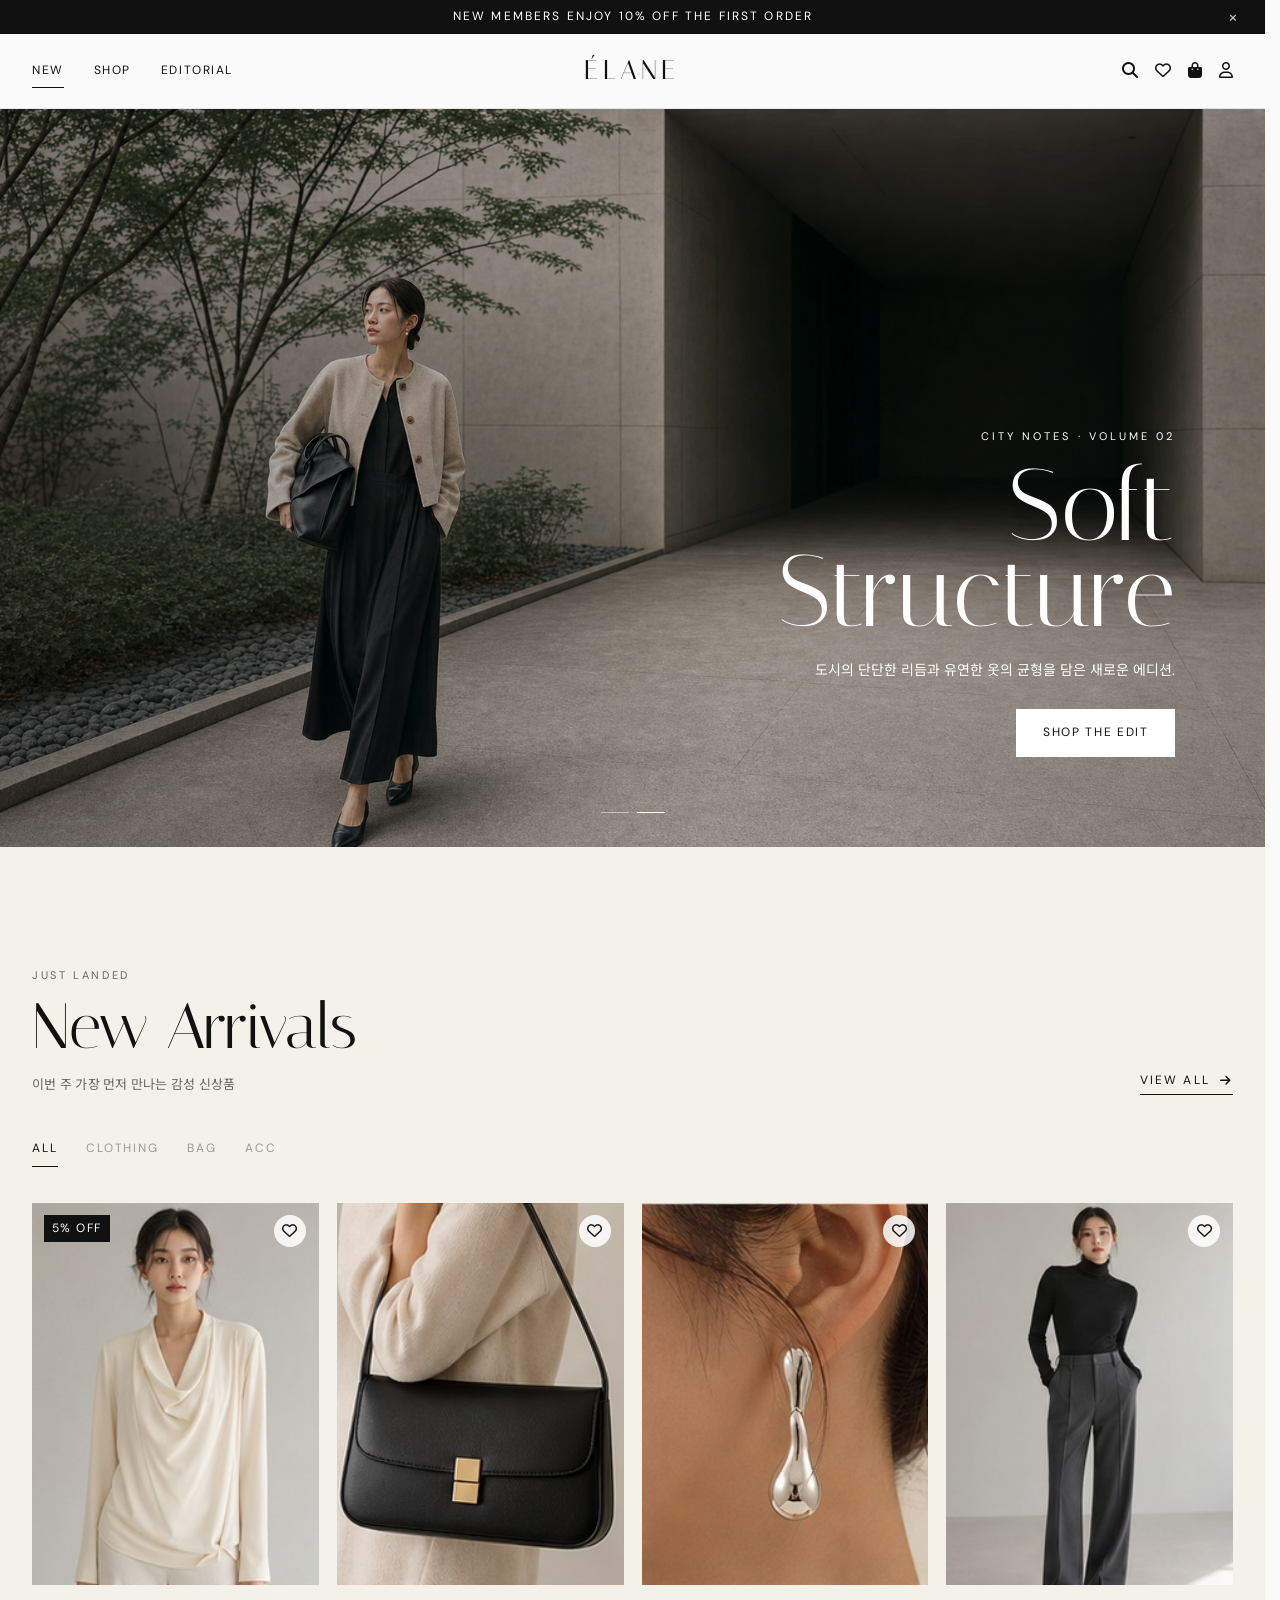
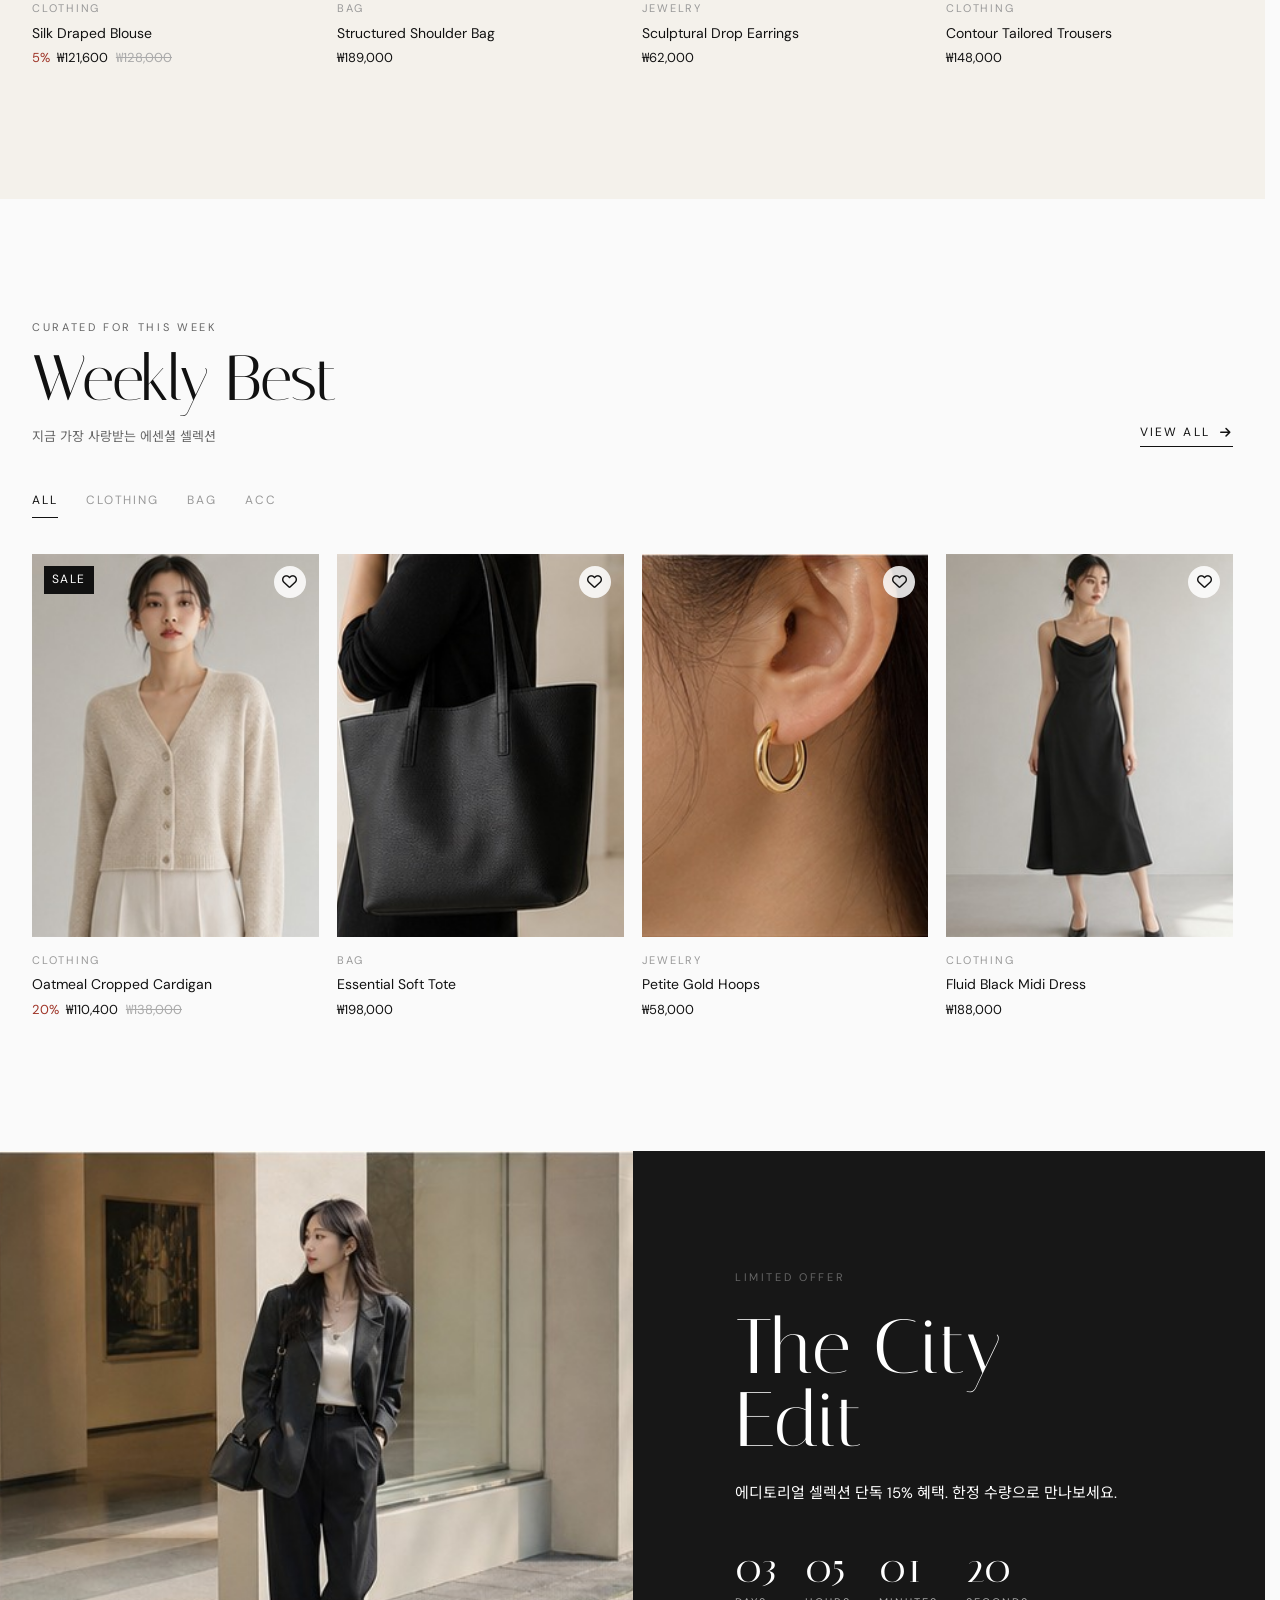
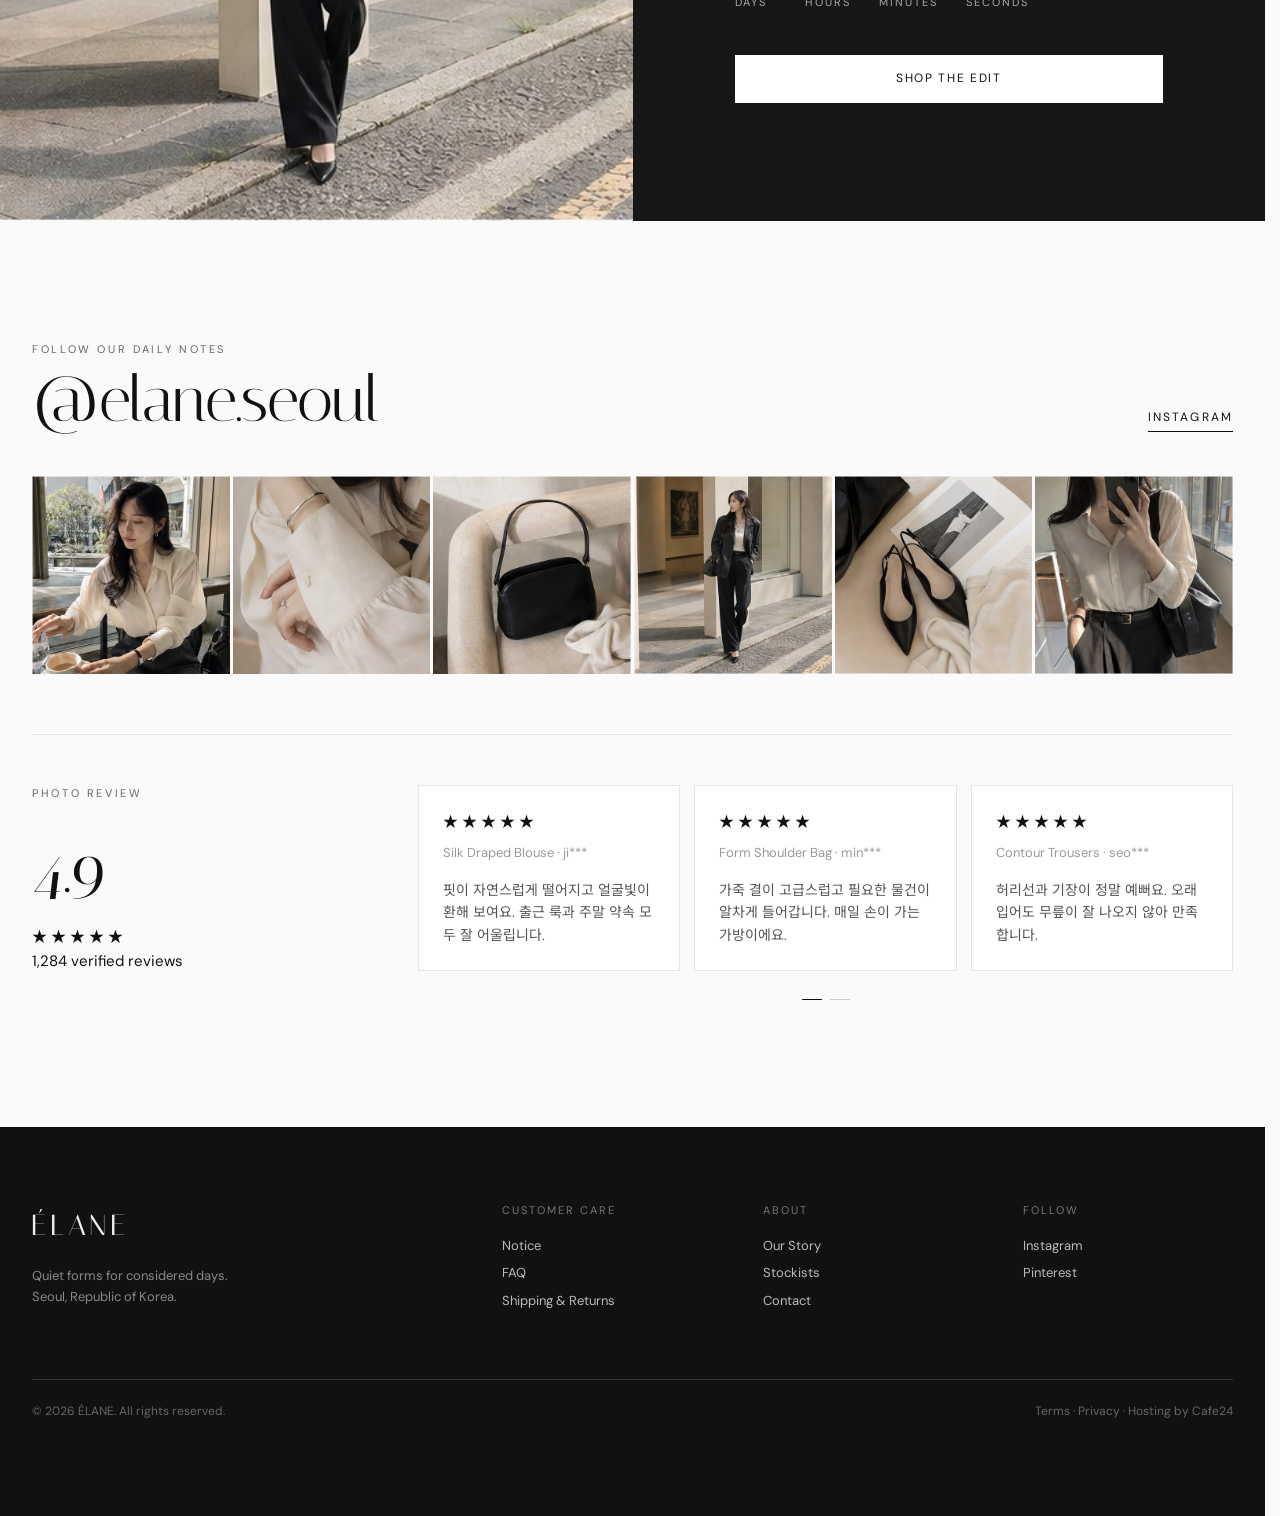
<file: cafe24/index.html>
<!doctype html>
<html lang="ko">
<head>
  <meta charset="utf-8">
  <meta name="viewport" content="width=device-width,initial-scale=1,viewport-fit=cover">
  <title>ÉLANE — Contemporary Womenswear</title>
  <meta name="description" content="일상의 결을 섬세하게 다듬는 컨템포러리 여성 패션 브랜드 ÉLANE">
  <link rel="stylesheet" href="https://cdn.jsdelivr.net/npm/swiper@11/swiper-bundle.min.css">
  <link rel="stylesheet" href="https://cdnjs.cloudflare.com/ajax/libs/font-awesome/6.7.2/css/all.min.css">
  <link rel="stylesheet" href="assets/css/style.css">
</head>
<body>
  <div class="announcement" module="Layout_statelogon">Complimentary shipping on orders over ₩100,000</div>
  <header class="site-header" module="Layout_header">
    <div class="site-header__main">
      <button class="site-header__mobile-button" aria-label="메뉴 열기" aria-controls="mobile-menu" aria-expanded="false"><i class="fa-solid fa-bars"></i></button>
      <nav class="site-header__nav" aria-label="주요 메뉴">
        <a class="site-header__nav-link is-active" href="index.html">New</a>
        <a class="site-header__nav-link" href="product_list.html">Shop</a>
        <a class="site-header__nav-link" href="lookbook.html">Editorial</a>
      </nav>
      <a class="site-header__logo" href="index.html">ÉLANE</a>
      <div class="site-header__utils">
        <button class="site-header__util" type="button" data-search-open module="Layout_SearchHeaderForm" aria-label="검색"><i class="fa-solid fa-magnifying-glass"></i></button>
        <a class="site-header__util" href="wishlist.html" aria-label="위시리스트"><i class="fa-regular fa-heart"></i><span class="site-header__badge" data-wish-count hidden>0</span></a>
        <a class="site-header__util" href="cart.html" module="Layout_orderBasketcount" aria-label="장바구니"><i class="fa-solid fa-bag-shopping"></i><span class="site-header__badge" data-cart-count hidden>0</span></a>
        <a class="site-header__util" href="mypage.html" aria-label="마이페이지"><i class="fa-regular fa-user"></i></a>
      </div>
    </div>
  </header>
  <aside class="mobile-menu" id="mobile-menu" aria-label="모바일 메뉴" aria-hidden="true">
    <button class="mobile-menu__close" aria-label="메뉴 닫기">×</button>
    <a class="mobile-menu__link" href="index.html">New</a><a class="mobile-menu__link" href="product_list.html">Shop</a><a class="mobile-menu__link" href="lookbook.html">Editorial</a><a class="mobile-menu__link" href="wishlist.html">Wishlist</a><a class="mobile-menu__link" href="mypage.html">My Élane</a>
  </aside>

  <main>
    <section class="hero" module="smart-banner-admin-PC00001" aria-label="메인 컬렉션">
      <div class="swiper hero__swiper"><div class="swiper-wrapper">
        <article class="swiper-slide hero__slide hero__slide--main"><img class="hero__image" src="assets/images/hero-main-wide.png" alt="크림 블라우스와 차콜 팬츠를 착용한 모델"><div class="hero__shade"></div><div class="hero__content"><p class="hero__kicker">Summer Editorial · 2026</p><h1 class="hero__title">The Quiet<br>Gesture</h1><p class="hero__copy">정제된 선과 부드러운 움직임. 매일의 장면을 오래 기억될 실루엣으로 만듭니다.</p><a class="button button--light" href="product_list.html?sort_method=5">Discover the collection</a></div></article>
        <article class="swiper-slide hero__slide hero__slide--secondary"><img class="hero__image" src="assets/images/hero-secondary-wide.png" alt="모던한 건축 공간을 걷는 여성 모델"><div class="hero__shade"></div><div class="hero__content hero__content--right"><p class="hero__kicker">City Notes · Volume 02</p><h2 class="hero__title">Soft<br>Structure</h2><p class="hero__copy">도시의 단단한 리듬과 유연한 옷의 균형을 담은 새로운 에디션.</p><a class="button button--light" href="product_list.html">Shop the edit</a></div></article>
      </div><div class="swiper-pagination hero__pagination"></div></div>
    </section>

    <section class="section product-section product-section--new" data-product-section="new">
      <div class="container">
        <div class="section__head"><div><p class="section__eyebrow">Just landed</p><h2 class="section__heading">New Arrivals</h2><p class="section__subtitle">이번 주 가장 먼저 만나는 감성 신상품</p></div><a class="text-link" href="product_list.html?sort_method=5" data-view-all>View all <i class="fa-solid fa-arrow-right"></i></a></div>
        <div class="tabs" role="tablist" aria-label="신상품 카테고리"><button class="tabs__button is-active" type="button" role="tab" aria-selected="true" data-category="all">ALL</button><button class="tabs__button" type="button" role="tab" aria-selected="false" data-category="clothing">CLOTHING</button><button class="tabs__button" type="button" role="tab" aria-selected="false" data-category="bag">BAG</button><button class="tabs__button" type="button" role="tab" aria-selected="false" data-category="acc">ACC</button></div>
        <div class="product-grid" module="product_listmain_2" data-product-grid aria-live="polite"></div>
      </div>
    </section>

    <section class="section product-section" data-product-section="best">
      <div class="container">
        <div class="section__head"><div><p class="section__eyebrow">Curated for this week</p><h2 class="section__heading">Weekly Best</h2><p class="section__subtitle">지금 가장 사랑받는 에센셜 셀렉션</p></div><a class="text-link" href="product_list.html?sort_method=6" data-view-all>View all <i class="fa-solid fa-arrow-right"></i></a></div>
        <div class="tabs" role="tablist" aria-label="주간 베스트 카테고리"><button class="tabs__button is-active" type="button" role="tab" aria-selected="true" data-category="all">ALL</button><button class="tabs__button" type="button" role="tab" aria-selected="false" data-category="clothing">CLOTHING</button><button class="tabs__button" type="button" role="tab" aria-selected="false" data-category="bag">BAG</button><button class="tabs__button" type="button" role="tab" aria-selected="false" data-category="acc">ACC</button></div>
        <div class="product-grid" module="product_listmain_1" data-product-grid aria-live="polite"></div>
      </div>
    </section>

    <section class="deal"><img class="deal__image" src="assets/images/instagram-4.jpg" alt="블랙 수트를 입은 여성"><div class="deal__content"><p class="section__eyebrow">Limited offer</p><h2 class="deal__title">The City<br>Edit</h2><p>에디토리얼 셀렉션 단독 15% 혜택. 한정 수량으로 만나보세요.</p><div class="deal__timer" aria-label="타임 세일 남은 시간"><div class="deal__unit"><strong data-timer="days">03</strong><span>DAYS</span></div><div class="deal__unit"><strong data-timer="hours">23</strong><span>HOURS</span></div><div class="deal__unit"><strong data-timer="minutes">59</strong><span>MINUTES</span></div><div class="deal__unit"><strong data-timer="seconds">59</strong><span>SECONDS</span></div></div><a class="button button--light" href="product_list.html">Shop the edit</a></div></section>

    <section class="section social"><div class="container">
      <div class="section__head"><div><p class="section__eyebrow">Follow our daily notes</p><h2 class="section__heading">@elane.seoul</h2></div><a class="text-link" href="#">Instagram</a></div>
      <div class="social__grid"><a class="social__item" href="#"><img src="assets/images/instagram-1.jpg" alt="ÉLANE 인스타그램 룩 1"></a><a class="social__item" href="#"><img src="assets/images/instagram-2.jpg" alt="ÉLANE 인스타그램 룩 2"></a><a class="social__item" href="#"><img src="assets/images/instagram-3.jpg" alt="ÉLANE 인스타그램 룩 3"></a><a class="social__item" href="#"><img src="assets/images/instagram-4.jpg" alt="ÉLANE 인스타그램 룩 4"></a><a class="social__item" href="#"><img src="assets/images/instagram-5.jpg" alt="ÉLANE 인스타그램 룩 5"></a><a class="social__item" href="#"><img src="assets/images/instagram-6.jpg" alt="ÉLANE 인스타그램 룩 6"></a></div>
      <div class="review" module="board_list_4"><div class="review__score"><p class="section__eyebrow">Photo review</p><strong>4.9</strong><div class="review__stars">★★★★★</div><p>1,284 verified reviews</p></div><div class="swiper review__swiper"><div class="swiper-wrapper"><article class="swiper-slide review__card"><div class="review__stars">★★★★★</div><p class="review__meta">Silk Draped Blouse · ji***</p><p class="review__copy">핏이 자연스럽게 떨어지고 얼굴빛이 환해 보여요. 출근 룩과 주말 약속 모두 잘 어울립니다.</p></article><article class="swiper-slide review__card"><div class="review__stars">★★★★★</div><p class="review__meta">Form Shoulder Bag · min***</p><p class="review__copy">가죽 결이 고급스럽고 필요한 물건이 알차게 들어갑니다. 매일 손이 가는 가방이에요.</p></article><article class="swiper-slide review__card"><div class="review__stars">★★★★★</div><p class="review__meta">Contour Trousers · seo***</p><p class="review__copy">허리선과 기장이 정말 예뻐요. 오래 입어도 무릎이 잘 나오지 않아 만족합니다.</p></article><article class="swiper-slide review__card"><div class="review__stars">★★★★★</div><p class="review__meta">Liquid Silver Earrings · ha***</p><p class="review__copy">과하지 않으면서 얼굴선을 살려줘요. 가볍고 은은하게 빛나서 손이 자주 갑니다.</p></article></div><div class="swiper-pagination review__pagination"></div></div></div>
    </div></section>
  </main>

  <footer class="site-footer" module="Layout_footer"><div class="container"><div class="site-footer__grid"><div class="site-footer__brand-wrap"><div class="site-footer__brand">ÉLANE</div><p class="site-footer__copy">Quiet forms for considered days.<br>Seoul, Republic of Korea.</p></div><div class="site-footer__group"><p class="site-footer__title">CUSTOMER CARE</p><a class="site-footer__link" href="#">Notice</a><a class="site-footer__link" href="#">FAQ</a><a class="site-footer__link" href="#">Shipping & Returns</a></div><div class="site-footer__group"><p class="site-footer__title">ABOUT</p><a class="site-footer__link" href="lookbook.html">Our Story</a><a class="site-footer__link" href="#">Stockists</a><a class="site-footer__link" href="#">Contact</a></div><div class="site-footer__group"><p class="site-footer__title">FOLLOW</p><a class="site-footer__link" href="#">Instagram</a><a class="site-footer__link" href="#">Pinterest</a></div></div><div class="site-footer__bottom"><p>© 2026 ÉLANE. All rights reserved.</p><span>Terms · Privacy · Hosting by Cafe24</span></div></div></footer>
  <button class="top-button" aria-label="페이지 상단으로">TOP</button>
  <nav class="mobile-bar" aria-label="모바일 빠른 메뉴"><a class="mobile-bar__link" href="index.html"><i class="fa-solid fa-house"></i>HOME</a><a class="mobile-bar__link" href="product_list.html"><i class="fa-solid fa-bars"></i>CATEGORY</a><a class="mobile-bar__link" href="wishlist.html"><i class="fa-regular fa-heart"></i>WISH</a><a class="mobile-bar__link" href="cart.html"><i class="fa-solid fa-bag-shopping"></i>CART</a><a class="mobile-bar__link" href="mypage.html"><i class="fa-regular fa-user"></i>MY</a></nav>
  <script src="https://cdn.jsdelivr.net/npm/swiper@11/swiper-bundle.min.js"></script>
  <script src="assets/js/store.js"></script>
  <script src="assets/js/main.js"></script>
  <script src="assets/js/script.js"></script>
</body>
</html>
</file>
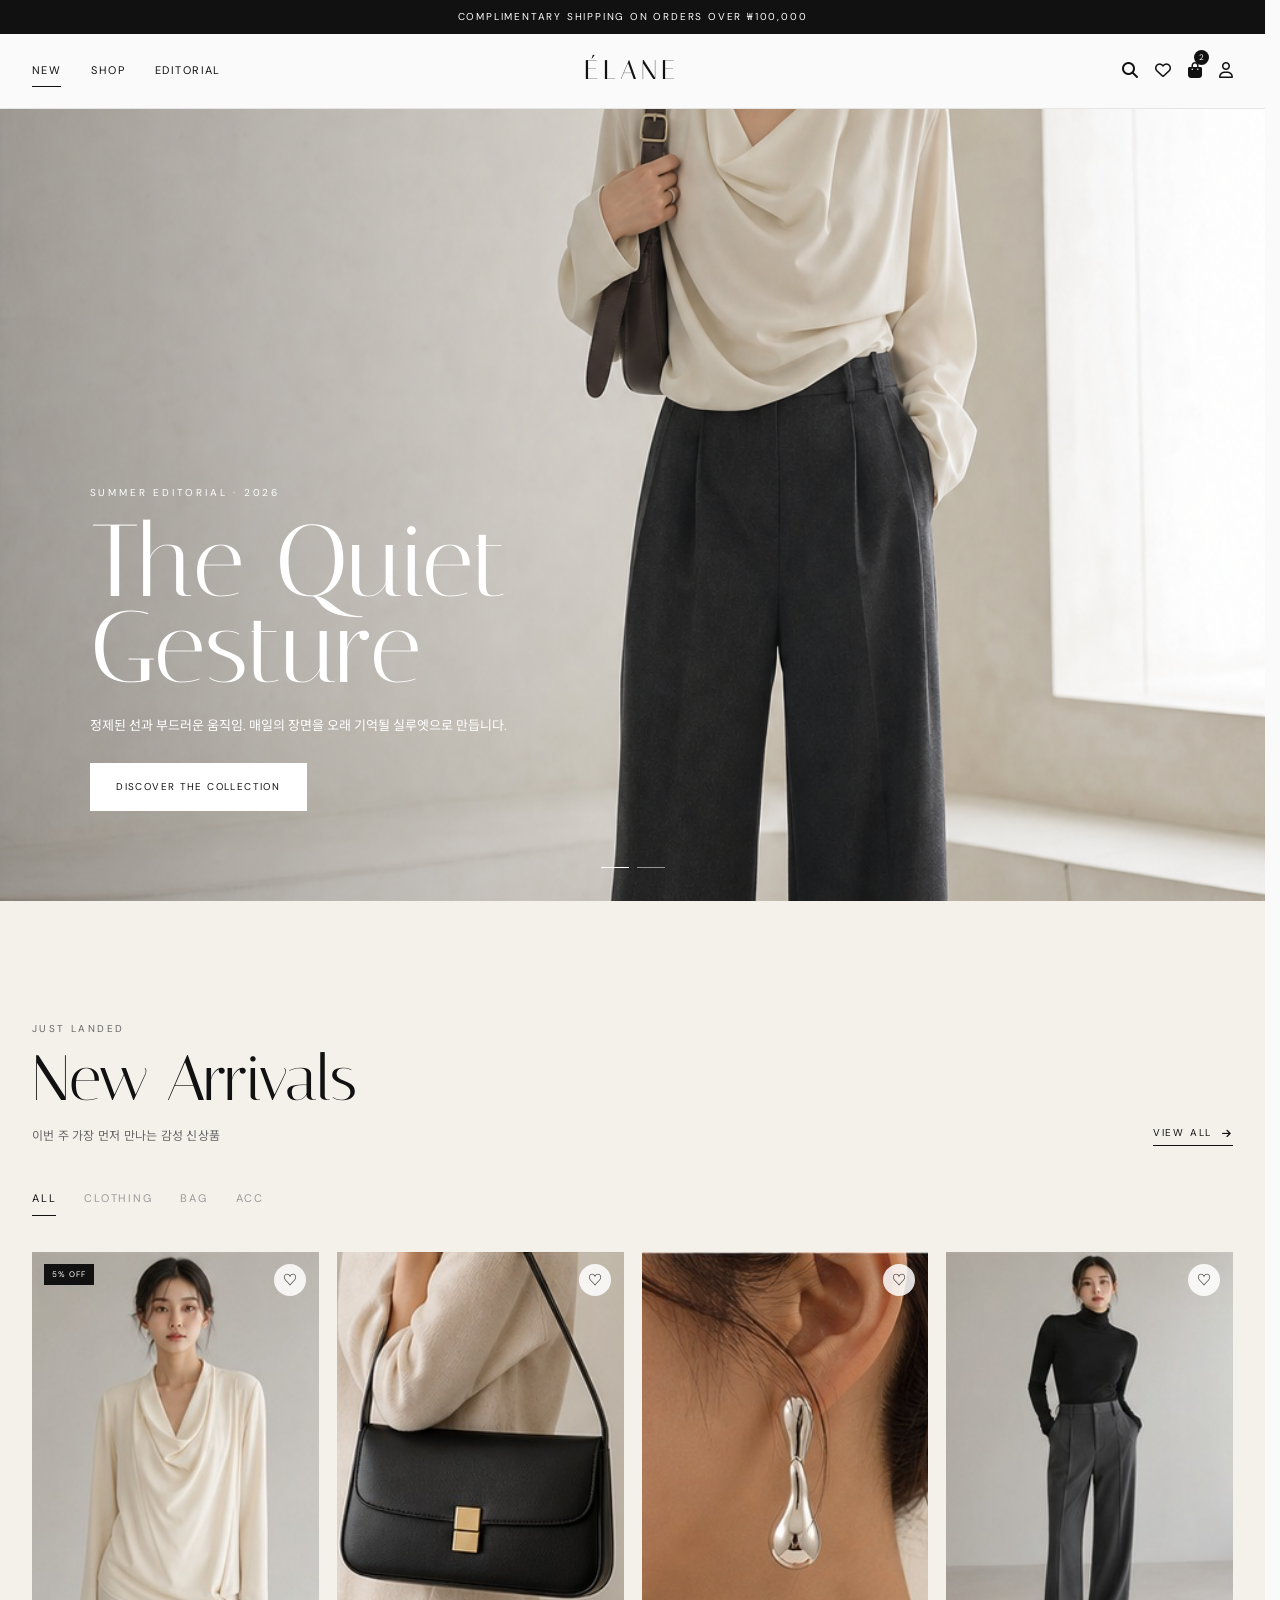
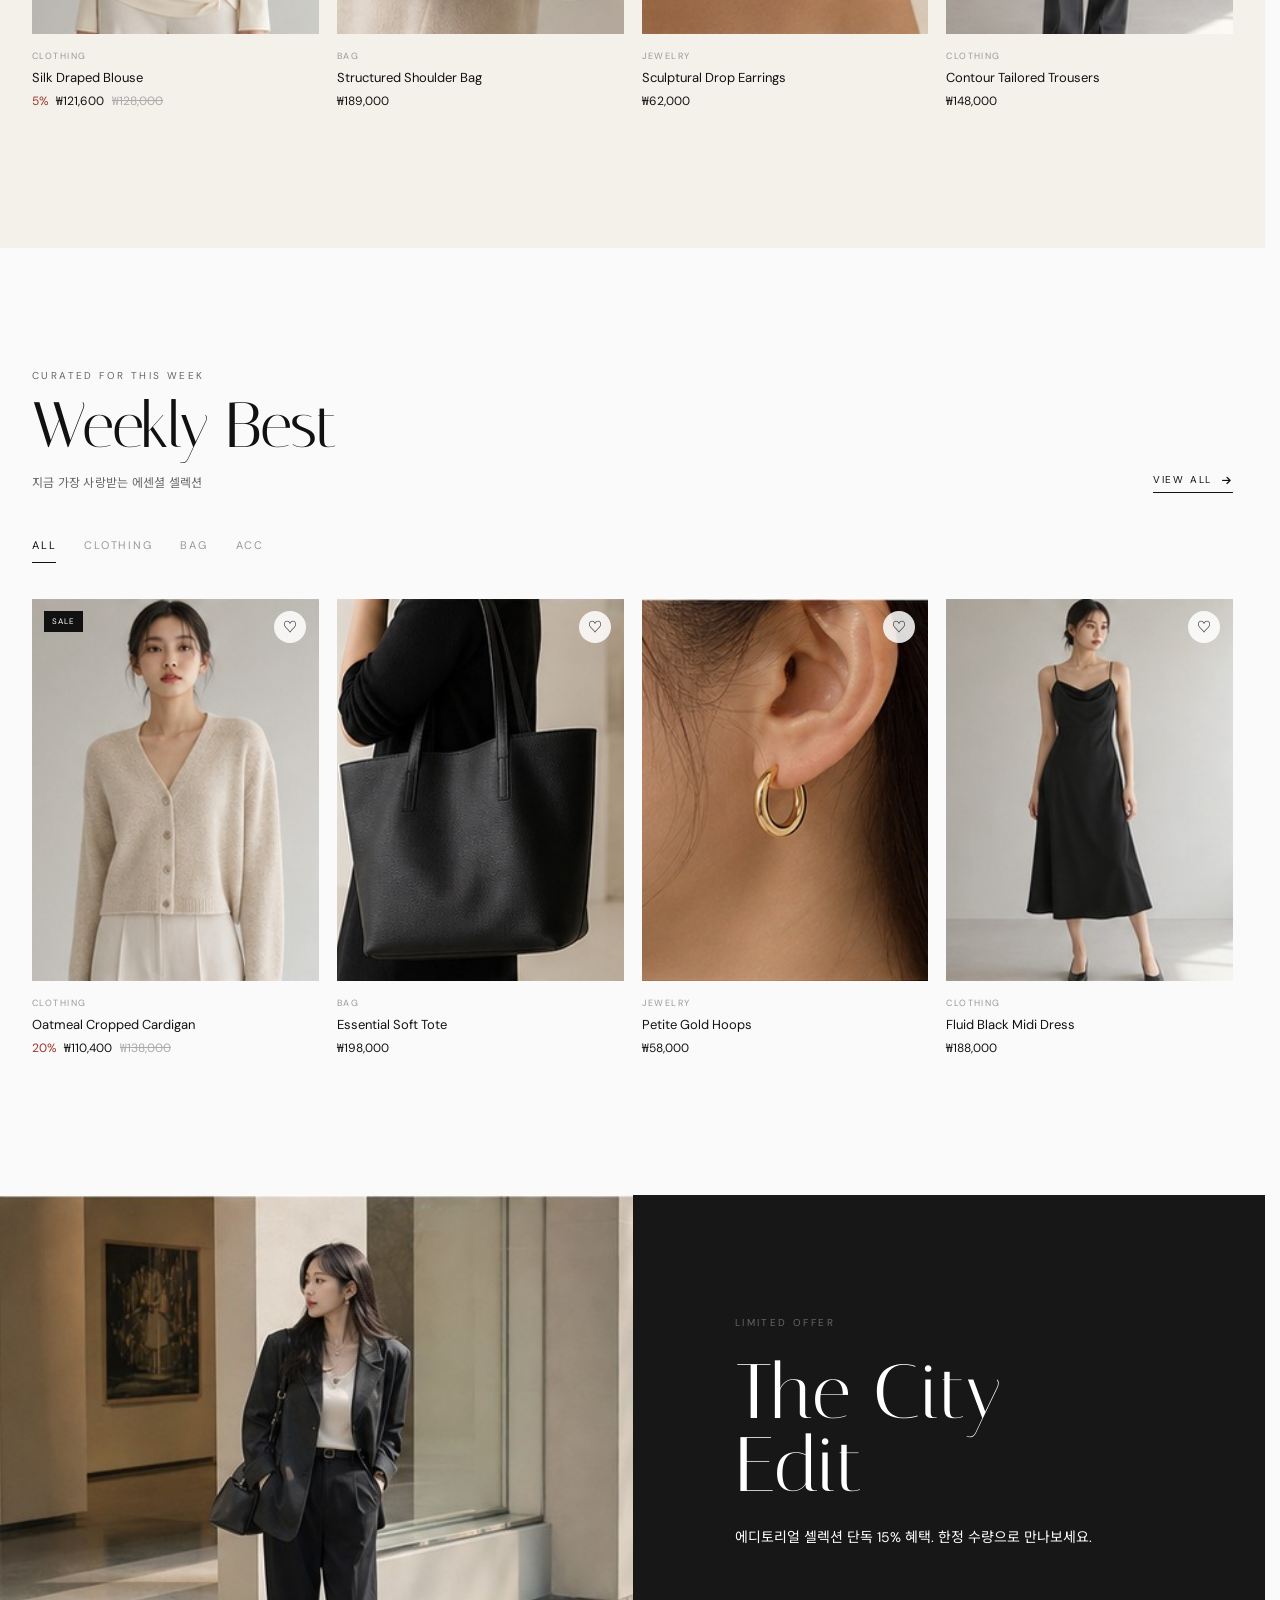
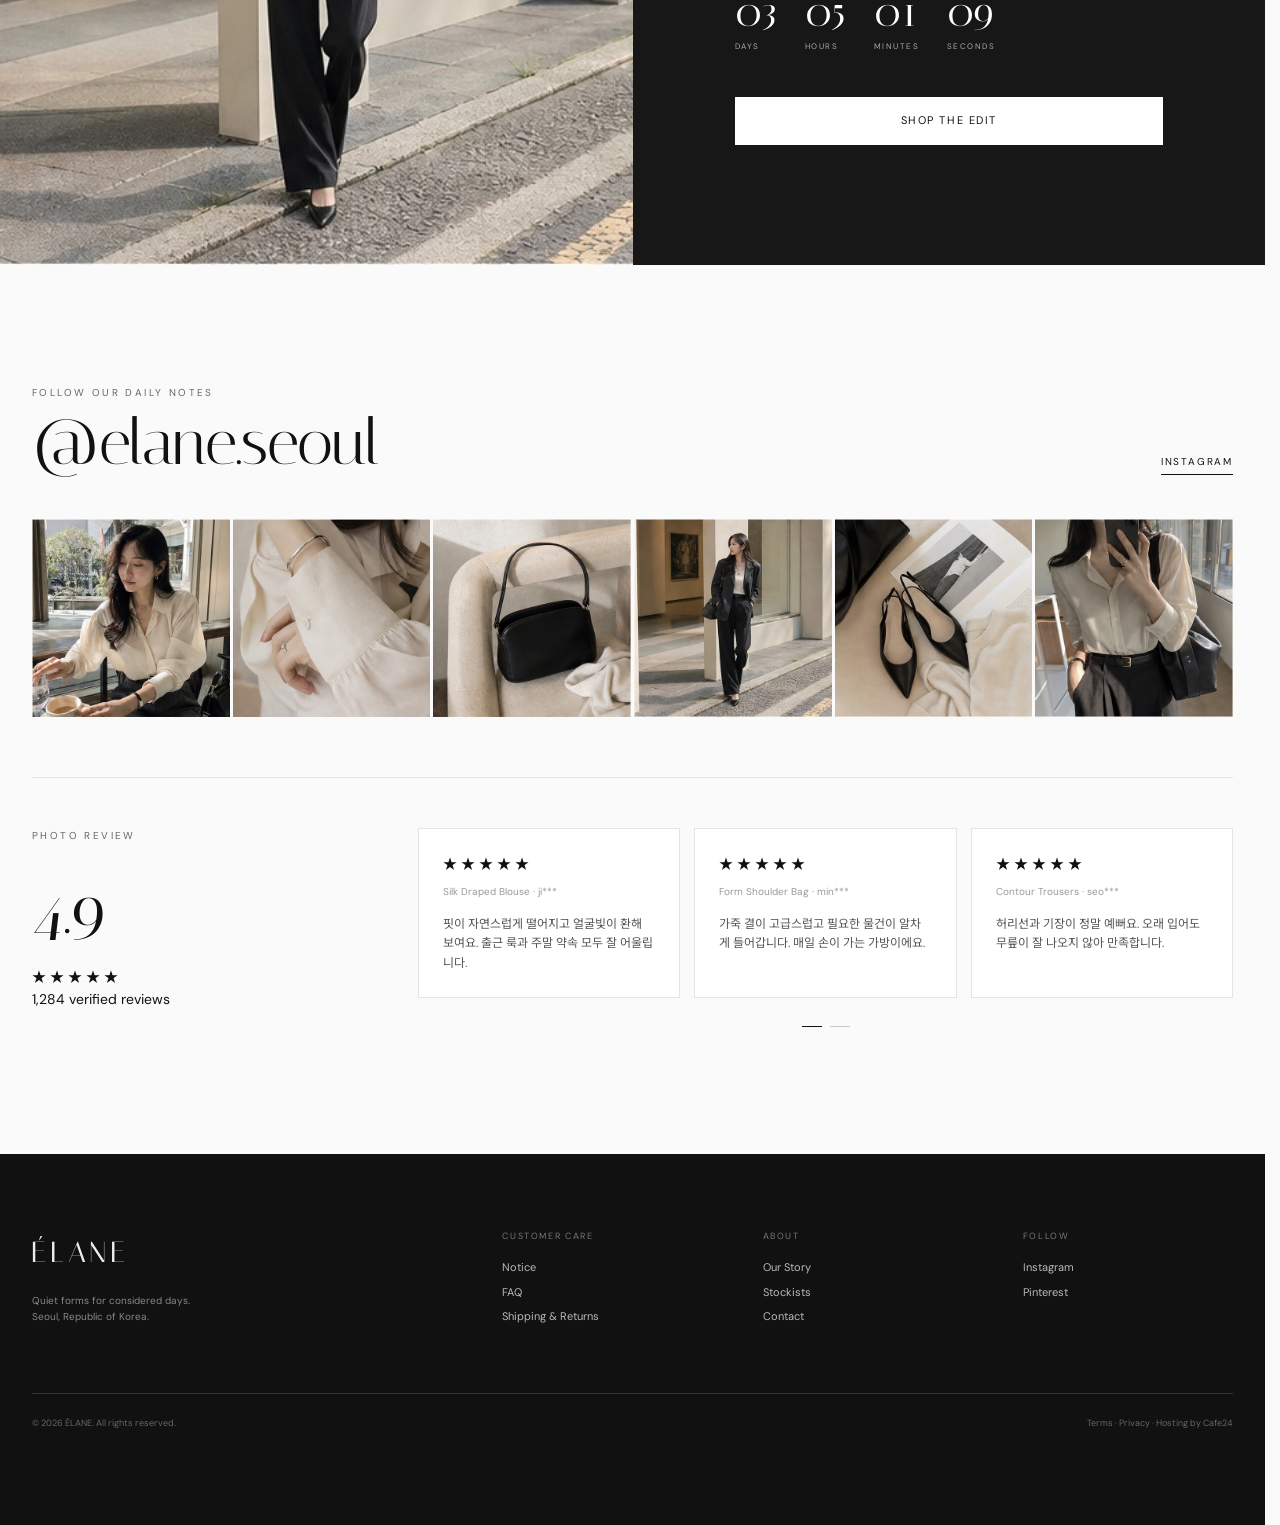
<file: public/cafe24/index.html>
<!doctype html>
<html lang="ko">
<head>
  <meta charset="utf-8">
  <meta name="viewport" content="width=device-width,initial-scale=1,viewport-fit=cover">
  <title>ÉLANE — Contemporary Womenswear</title>
  <meta name="description" content="일상의 결을 섬세하게 다듬는 컨템포러리 여성 패션 브랜드 ÉLANE">
  <link rel="stylesheet" href="https://cdn.jsdelivr.net/npm/swiper@11/swiper-bundle.min.css">
  <link rel="stylesheet" href="https://cdnjs.cloudflare.com/ajax/libs/font-awesome/6.7.2/css/all.min.css">
  <link rel="stylesheet" href="assets/css/style.css">
</head>
<body>
  <div class="announcement" module="Layout_statelogon">Complimentary shipping on orders over ₩100,000</div>
  <header class="site-header" module="Layout_header">
    <div class="site-header__main">
      <button class="site-header__mobile-button" aria-label="메뉴 열기" aria-controls="mobile-menu" aria-expanded="false"><i class="fa-solid fa-bars"></i></button>
      <nav class="site-header__nav" aria-label="주요 메뉴">
        <a class="site-header__nav-link is-active" href="index.html">New</a>
        <a class="site-header__nav-link" href="product_list.html">Shop</a>
        <a class="site-header__nav-link" href="lookbook.html">Editorial</a>
      </nav>
      <a class="site-header__logo" href="index.html">ÉLANE</a>
      <div class="site-header__utils">
        <button class="site-header__util" module="Layout_SearchHeaderForm" aria-label="검색"><i class="fa-solid fa-magnifying-glass"></i></button>
        <a class="site-header__util" href="mypage.html" aria-label="위시리스트"><i class="fa-regular fa-heart"></i></a>
        <a class="site-header__util" href="cart.html" module="Layout_orderBasketcount" aria-label="장바구니"><i class="fa-solid fa-bag-shopping"></i><span class="site-header__badge">2</span></a>
        <a class="site-header__util" href="mypage.html" aria-label="마이페이지"><i class="fa-regular fa-user"></i></a>
      </div>
    </div>
  </header>
  <aside class="mobile-menu" id="mobile-menu" aria-label="모바일 메뉴" aria-hidden="true">
    <button class="mobile-menu__close" aria-label="메뉴 닫기">×</button>
    <a class="mobile-menu__link" href="index.html">New</a><a class="mobile-menu__link" href="product_list.html">Shop</a><a class="mobile-menu__link" href="lookbook.html">Editorial</a><a class="mobile-menu__link" href="mypage.html">My Élane</a>
  </aside>

  <main>
    <section class="hero" module="smart-banner-admin-PC00001" aria-label="메인 컬렉션">
      <div class="swiper hero__swiper"><div class="swiper-wrapper">
        <article class="swiper-slide hero__slide"><img class="hero__image" src="assets/images/hero-main.png" alt="크림 블라우스와 차콜 팬츠를 착용한 모델"><div class="hero__shade"></div><div class="hero__content"><p class="hero__kicker">Summer Editorial · 2026</p><h1 class="hero__title">The Quiet<br>Gesture</h1><p class="hero__copy">정제된 선과 부드러운 움직임. 매일의 장면을 오래 기억될 실루엣으로 만듭니다.</p><a class="button button--light" href="product_list.html?sort_method=5">Discover the collection</a></div></article>
        <article class="swiper-slide hero__slide"><img class="hero__image" src="assets/images/hero-secondary.png" alt="모던한 건축 공간을 걷는 여성 모델"><div class="hero__shade"></div><div class="hero__content hero__content--right"><p class="hero__kicker">City Notes · Volume 02</p><h2 class="hero__title">Soft<br>Structure</h2><p class="hero__copy">도시의 단단한 리듬과 유연한 옷의 균형을 담은 새로운 에디션.</p><a class="button button--light" href="product_list.html">Shop the edit</a></div></article>
      </div><div class="swiper-pagination hero__pagination"></div></div>
    </section>

    <section class="section product-section product-section--new" data-product-section="new">
      <div class="container">
        <div class="section__head"><div><p class="section__eyebrow">Just landed</p><h2 class="section__heading">New Arrivals</h2><p class="section__subtitle">이번 주 가장 먼저 만나는 감성 신상품</p></div><a class="text-link" href="product_list.html?sort_method=5" data-view-all>View all <i class="fa-solid fa-arrow-right"></i></a></div>
        <div class="tabs" role="tablist" aria-label="신상품 카테고리"><button class="tabs__button is-active" type="button" role="tab" aria-selected="true" data-category="all">ALL</button><button class="tabs__button" type="button" role="tab" aria-selected="false" data-category="clothing">CLOTHING</button><button class="tabs__button" type="button" role="tab" aria-selected="false" data-category="bag">BAG</button><button class="tabs__button" type="button" role="tab" aria-selected="false" data-category="acc">ACC</button></div>
        <div class="product-grid" module="product_listmain_2" data-product-grid aria-live="polite"></div>
      </div>
    </section>

    <section class="section product-section" data-product-section="best">
      <div class="container">
        <div class="section__head"><div><p class="section__eyebrow">Curated for this week</p><h2 class="section__heading">Weekly Best</h2><p class="section__subtitle">지금 가장 사랑받는 에센셜 셀렉션</p></div><a class="text-link" href="product_list.html?sort_method=6" data-view-all>View all <i class="fa-solid fa-arrow-right"></i></a></div>
        <div class="tabs" role="tablist" aria-label="주간 베스트 카테고리"><button class="tabs__button is-active" type="button" role="tab" aria-selected="true" data-category="all">ALL</button><button class="tabs__button" type="button" role="tab" aria-selected="false" data-category="clothing">CLOTHING</button><button class="tabs__button" type="button" role="tab" aria-selected="false" data-category="bag">BAG</button><button class="tabs__button" type="button" role="tab" aria-selected="false" data-category="acc">ACC</button></div>
        <div class="product-grid" module="product_listmain_1" data-product-grid aria-live="polite"></div>
      </div>
    </section>

    <section class="deal"><img class="deal__image" src="assets/images/instagram-4.jpg" alt="블랙 수트를 입은 여성"><div class="deal__content"><p class="section__eyebrow">Limited offer</p><h2 class="deal__title">The City<br>Edit</h2><p>에디토리얼 셀렉션 단독 15% 혜택. 한정 수량으로 만나보세요.</p><div class="deal__timer" aria-label="타임 세일 남은 시간"><div class="deal__unit"><strong data-timer="days">03</strong><span>DAYS</span></div><div class="deal__unit"><strong data-timer="hours">23</strong><span>HOURS</span></div><div class="deal__unit"><strong data-timer="minutes">59</strong><span>MINUTES</span></div><div class="deal__unit"><strong data-timer="seconds">59</strong><span>SECONDS</span></div></div><a class="button button--light" href="product_list.html">Shop the edit</a></div></section>

    <section class="section social"><div class="container">
      <div class="section__head"><div><p class="section__eyebrow">Follow our daily notes</p><h2 class="section__heading">@elane.seoul</h2></div><a class="text-link" href="#">Instagram</a></div>
      <div class="social__grid"><a class="social__item" href="#"><img src="assets/images/instagram-1.jpg" alt="ÉLANE 인스타그램 룩 1"></a><a class="social__item" href="#"><img src="assets/images/instagram-2.jpg" alt="ÉLANE 인스타그램 룩 2"></a><a class="social__item" href="#"><img src="assets/images/instagram-3.jpg" alt="ÉLANE 인스타그램 룩 3"></a><a class="social__item" href="#"><img src="assets/images/instagram-4.jpg" alt="ÉLANE 인스타그램 룩 4"></a><a class="social__item" href="#"><img src="assets/images/instagram-5.jpg" alt="ÉLANE 인스타그램 룩 5"></a><a class="social__item" href="#"><img src="assets/images/instagram-6.jpg" alt="ÉLANE 인스타그램 룩 6"></a></div>
      <div class="review" module="board_list_4"><div class="review__score"><p class="section__eyebrow">Photo review</p><strong>4.9</strong><div class="review__stars">★★★★★</div><p>1,284 verified reviews</p></div><div class="swiper review__swiper"><div class="swiper-wrapper"><article class="swiper-slide review__card"><div class="review__stars">★★★★★</div><p class="review__meta">Silk Draped Blouse · ji***</p><p class="review__copy">핏이 자연스럽게 떨어지고 얼굴빛이 환해 보여요. 출근 룩과 주말 약속 모두 잘 어울립니다.</p></article><article class="swiper-slide review__card"><div class="review__stars">★★★★★</div><p class="review__meta">Form Shoulder Bag · min***</p><p class="review__copy">가죽 결이 고급스럽고 필요한 물건이 알차게 들어갑니다. 매일 손이 가는 가방이에요.</p></article><article class="swiper-slide review__card"><div class="review__stars">★★★★★</div><p class="review__meta">Contour Trousers · seo***</p><p class="review__copy">허리선과 기장이 정말 예뻐요. 오래 입어도 무릎이 잘 나오지 않아 만족합니다.</p></article><article class="swiper-slide review__card"><div class="review__stars">★★★★★</div><p class="review__meta">Liquid Silver Earrings · ha***</p><p class="review__copy">과하지 않으면서 얼굴선을 살려줘요. 가볍고 은은하게 빛나서 손이 자주 갑니다.</p></article></div><div class="swiper-pagination review__pagination"></div></div></div>
    </div></section>
  </main>

  <footer class="site-footer" module="Layout_footer"><div class="container"><div class="site-footer__grid"><div class="site-footer__brand-wrap"><div class="site-footer__brand">ÉLANE</div><p class="site-footer__copy">Quiet forms for considered days.<br>Seoul, Republic of Korea.</p></div><div class="site-footer__group"><p class="site-footer__title">CUSTOMER CARE</p><a class="site-footer__link" href="#">Notice</a><a class="site-footer__link" href="#">FAQ</a><a class="site-footer__link" href="#">Shipping & Returns</a></div><div class="site-footer__group"><p class="site-footer__title">ABOUT</p><a class="site-footer__link" href="lookbook.html">Our Story</a><a class="site-footer__link" href="#">Stockists</a><a class="site-footer__link" href="#">Contact</a></div><div class="site-footer__group"><p class="site-footer__title">FOLLOW</p><a class="site-footer__link" href="#">Instagram</a><a class="site-footer__link" href="#">Pinterest</a></div></div><div class="site-footer__bottom"><p>© 2026 ÉLANE. All rights reserved.</p><span>Terms · Privacy · Hosting by Cafe24</span></div></div></footer>
  <button class="top-button" aria-label="페이지 상단으로">TOP</button>
  <nav class="mobile-bar" aria-label="모바일 빠른 메뉴"><a class="mobile-bar__link" href="index.html"><i class="fa-solid fa-house"></i>HOME</a><a class="mobile-bar__link" href="product_list.html"><i class="fa-solid fa-bars"></i>CATEGORY</a><a class="mobile-bar__link" href="mypage.html"><i class="fa-regular fa-heart"></i>WISH</a><a class="mobile-bar__link" href="cart.html"><i class="fa-solid fa-bag-shopping"></i>CART</a><a class="mobile-bar__link" href="mypage.html"><i class="fa-regular fa-user"></i>MY</a></nav>
  <script src="https://cdn.jsdelivr.net/npm/swiper@11/swiper-bundle.min.js"></script>
  <script src="assets/js/main.js"></script>
</body>
</html>
</file>
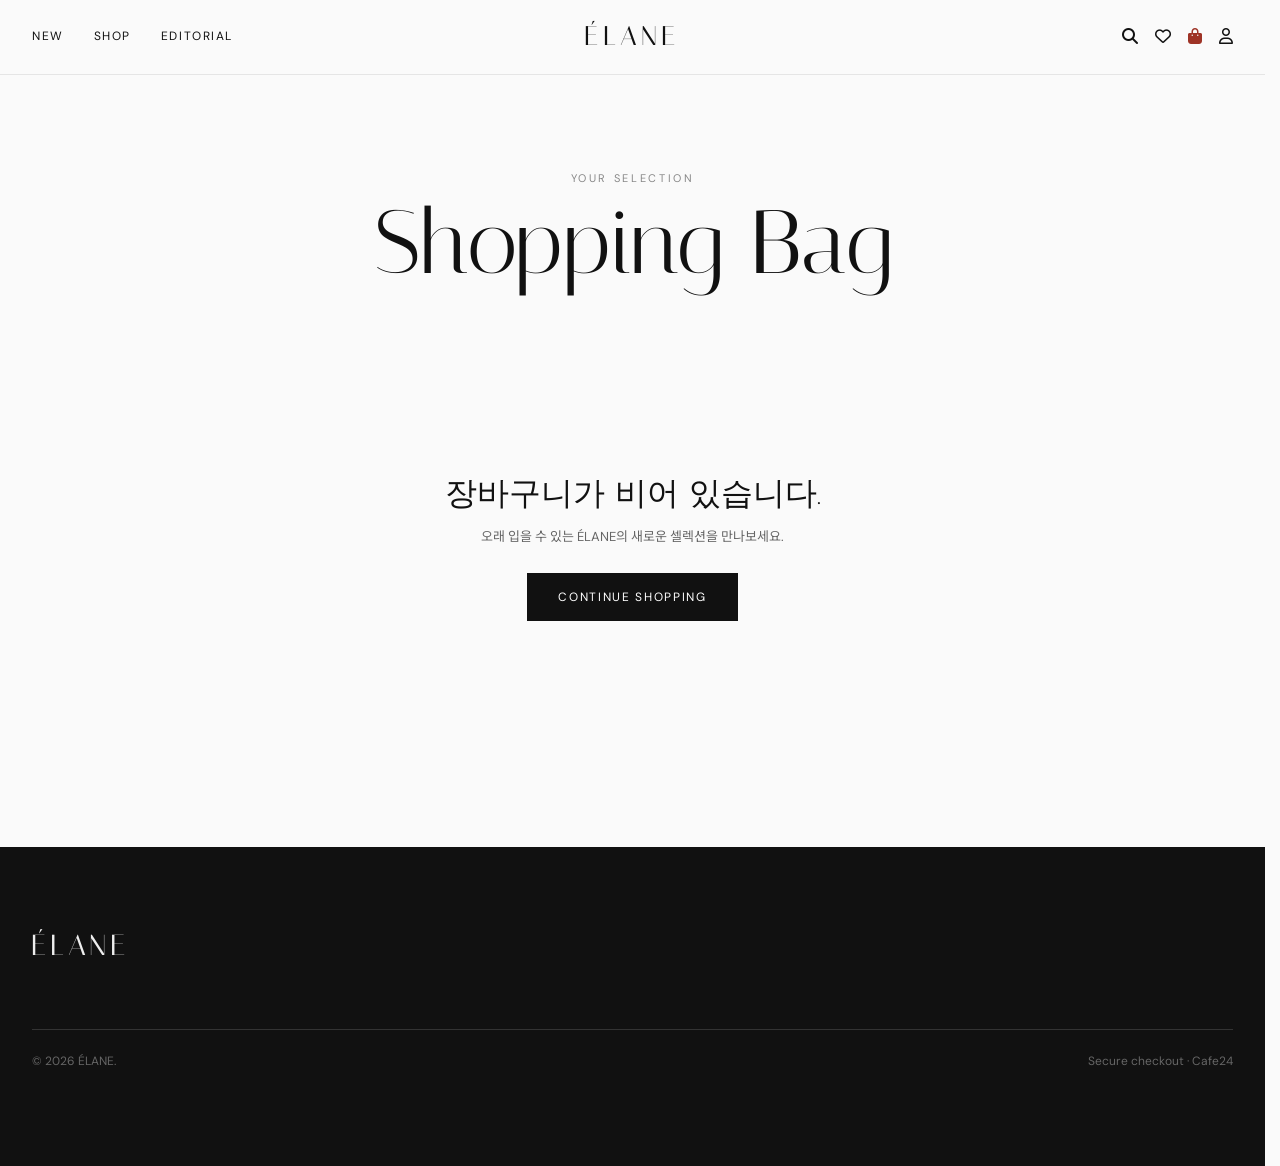
<file: cafe24/cart.html>
<!doctype html>
<html lang="ko">
<head>
  <meta charset="utf-8">
  <meta name="viewport" content="width=device-width,initial-scale=1,viewport-fit=cover">
  <title>Shopping Bag — ÉLANE</title>
  <link rel="stylesheet" href="https://cdnjs.cloudflare.com/ajax/libs/font-awesome/6.7.2/css/all.min.css">
  <link rel="stylesheet" href="assets/css/style.css">
</head>
<body>
  <header class="site-header" module="Layout_header"><div class="site-header__main"><button class="site-header__mobile-button" type="button" aria-label="메뉴 열기" aria-controls="mobile-menu" aria-expanded="false"><i class="fa-solid fa-bars"></i></button><nav class="site-header__nav"><a class="site-header__nav-link" href="index.html">New</a><a class="site-header__nav-link" href="product_list.html">Shop</a><a class="site-header__nav-link" href="lookbook.html">Editorial</a></nav><a class="site-header__logo" href="index.html">ÉLANE</a><div class="site-header__utils"><button class="site-header__util" type="button" data-search-open aria-label="검색"><i class="fa-solid fa-magnifying-glass"></i></button><a class="site-header__util" href="wishlist.html" aria-label="위시리스트"><i class="fa-regular fa-heart"></i><span class="site-header__badge" data-wish-count hidden>0</span></a><a class="site-header__util is-active" href="cart.html" aria-label="장바구니"><i class="fa-solid fa-bag-shopping"></i><span class="site-header__badge" data-cart-count hidden>0</span></a><a class="site-header__util" href="mypage.html" aria-label="마이페이지"><i class="fa-regular fa-user"></i></a></div></div></header>
  <aside class="mobile-menu" id="mobile-menu" aria-hidden="true"><button class="mobile-menu__close" type="button" aria-label="메뉴 닫기">×</button><a class="mobile-menu__link" href="index.html">New</a><a class="mobile-menu__link" href="product_list.html">Shop</a><a class="mobile-menu__link" href="lookbook.html">Editorial</a><a class="mobile-menu__link" href="wishlist.html">Wishlist</a><a class="mobile-menu__link" href="mypage.html">My Élane</a></aside>

  <main module="Order_BasketPackage"><section class="page-hero"><p class="page-hero__eyebrow">Your selection</p><h1 class="page-hero__title">Shopping Bag</h1></section><div class="container">
    <div class="empty-state cart-empty" data-cart-empty hidden><h2>장바구니가 비어 있습니다.</h2><p>오래 입을 수 있는 ÉLANE의 새로운 셀렉션을 만나보세요.</p><a class="button" href="product_list.html">Continue shopping</a></div>
    <div class="cart-layout" data-cart-content>
      <div class="table-wrap" data-cart-table><table class="cart-table" module="Order_normallist"><thead><tr><th>PRODUCT</th><th>PRICE</th><th>QUANTITY</th><th>TOTAL</th><th>REMOVE</th></tr></thead><tbody data-cart-body></tbody></table></div>
      <aside class="cart-summary" data-cart-summary module="Order_TotalSummary"><p class="cart-summary__title">Order Summary</p><div class="cart-summary__row"><span>상품금액</span><strong data-cart-subtotal>₩0</strong></div><div class="cart-summary__row"><span>배송비</span><strong data-cart-shipping>₩0</strong></div><div class="cart-summary__row cart-summary__row--total"><span>결제예정금액</span><strong data-cart-total>₩0</strong></div><p class="cart-summary__notice">₩100,000 이상 구매 시 무료배송</p><div class="cart-summary__actions"><a class="button button--outline" href="product_list.html">Continue shopping</a><a class="button" data-checkout-link href="checkout.html">Checkout</a></div></aside>
    </div>
  </div></main>

  <footer class="site-footer"><div class="container"><div class="site-footer__brand">ÉLANE</div><div class="site-footer__bottom"><p>© 2026 ÉLANE.</p><span>Secure checkout · Cafe24</span></div></div></footer>
  <button class="top-button" type="button" aria-label="페이지 상단으로">TOP</button>
  <nav class="mobile-bar" aria-label="모바일 빠른 메뉴"><a class="mobile-bar__link" href="index.html"><i class="fa-solid fa-house"></i>HOME</a><a class="mobile-bar__link" href="product_list.html"><i class="fa-solid fa-bars"></i>CATEGORY</a><a class="mobile-bar__link" href="wishlist.html"><i class="fa-regular fa-heart"></i>WISH</a><a class="mobile-bar__link is-active" href="cart.html"><i class="fa-solid fa-bag-shopping"></i>CART</a><a class="mobile-bar__link" href="mypage.html"><i class="fa-regular fa-user"></i>MY</a></nav>
  <script src="assets/js/store.js"></script>
  <script src="assets/js/script.js"></script>
</body>
</html>
</file>
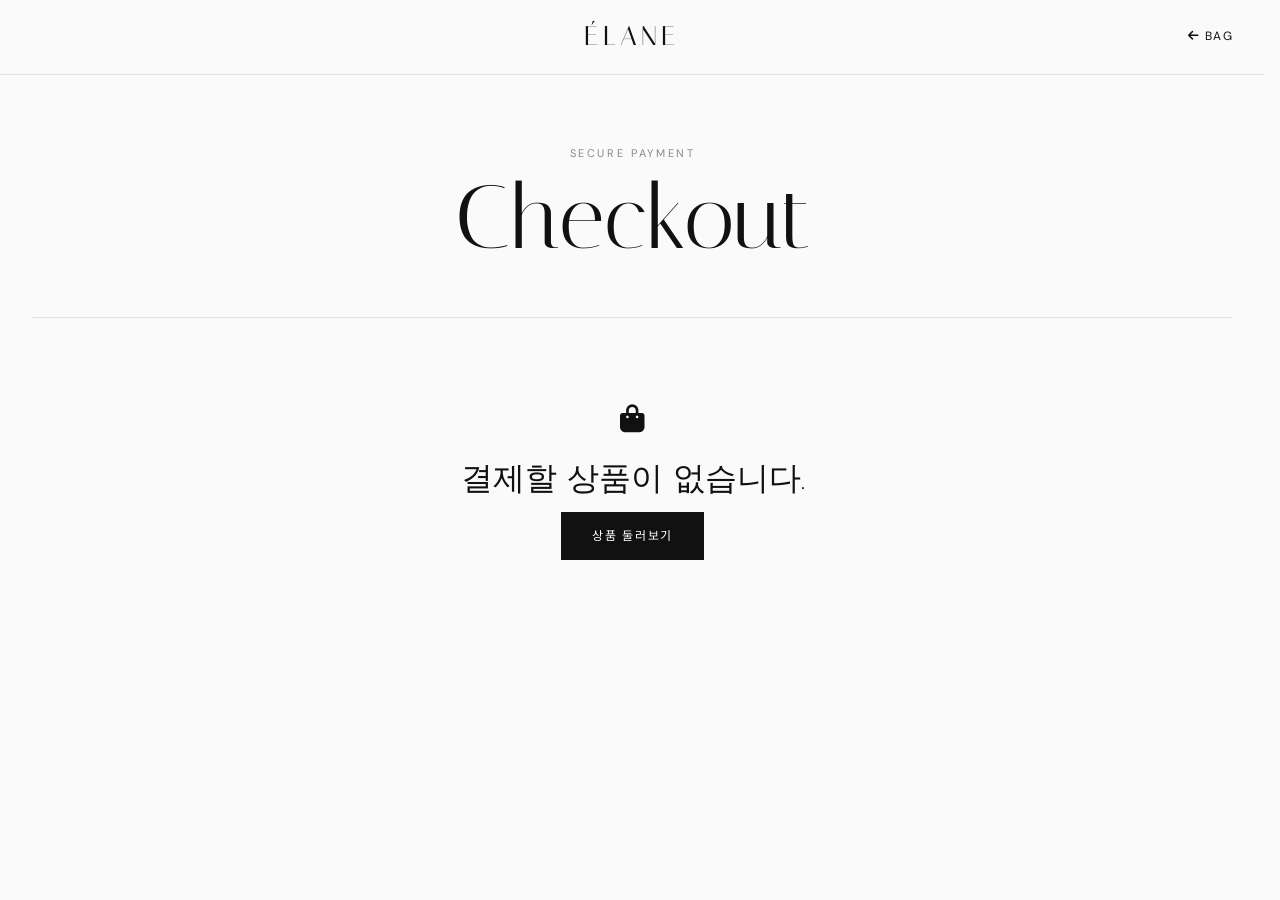
<file: cafe24/checkout.html>
<!doctype html>
<html lang="ko">
<head>
  <meta charset="utf-8">
  <meta name="viewport" content="width=device-width,initial-scale=1,viewport-fit=cover">
  <title>Checkout — ÉLANE</title>
  <link rel="stylesheet" href="https://cdnjs.cloudflare.com/ajax/libs/font-awesome/6.7.2/css/all.min.css">
  <link rel="stylesheet" href="assets/css/style.css">
</head>
<body>
  <header class="site-header"><div class="site-header__main"><span></span><a class="site-header__logo" href="index.html">ÉLANE</a><a class="checkout-header__back" href="cart.html"><i class="fa-solid fa-arrow-left"></i> Bag</a></div></header>
  <main class="checkout container" module="Order_Form">
    <section class="page-hero checkout__hero"><p class="page-hero__eyebrow">Secure payment</p><h1 class="page-hero__title">Checkout</h1></section>
    <div class="empty-state" data-checkout-empty hidden><i class="fa-solid fa-bag-shopping"></i><h2>결제할 상품이 없습니다.</h2><a class="button" href="product_list.html">상품 둘러보기</a></div>
    <div class="order-success" data-order-success hidden><i class="fa-regular fa-circle-check"></i><p class="section__eyebrow">Order complete</p><h1>Thank you.</h1><p>주문번호 <strong data-order-number></strong>로 주문이 완료되었습니다.</p><a class="button" href="mypage.html">주문 내역 보기</a></div>
    <form class="checkout__grid" data-checkout-form>
      <div class="checkout__form">
        <fieldset class="form-section"><legend>SHIPPING INFORMATION</legend><div class="form-grid"><label class="form-field form-field--full"><span>받는 분</span><input name="name" required autocomplete="name"></label><label class="form-field"><span>연락처</span><input name="tel" type="tel" required autocomplete="tel"></label><label class="form-field"><span>이메일</span><input name="email" type="email" required autocomplete="email"></label><label class="form-field form-field--full"><span>주소</span><input name="address" required autocomplete="street-address"></label><label class="form-field form-field--full"><span>배송 메모</span><input name="memo" placeholder="배송 시 요청사항을 입력하세요"></label></div></fieldset>
        <fieldset class="form-section"><legend>PAYMENT</legend><label class="payment-option"><input type="radio" name="payment" value="card" checked><span><i class="fa-regular fa-credit-card"></i> 신용카드</span></label><label class="payment-option"><input type="radio" name="payment" value="bank"><span><i class="fa-solid fa-building-columns"></i> 무통장입금</span></label><p class="form-note">이 페이지는 스킨 기능 확인용 데모입니다. 실제 결제정보는 수집하지 않습니다.</p></fieldset>
      </div>
      <aside class="checkout__summary"><h2>Order Summary</h2><div data-checkout-items></div><div class="cart-summary__row cart-summary__row--total"><span>Total</span><strong data-checkout-total>₩0</strong></div><button class="button button--full" type="submit">Place order</button></aside>
    </form>
  </main>
  <script src="assets/js/store.js"></script>
  <script src="assets/js/script.js"></script>
</body>
</html>
</file>
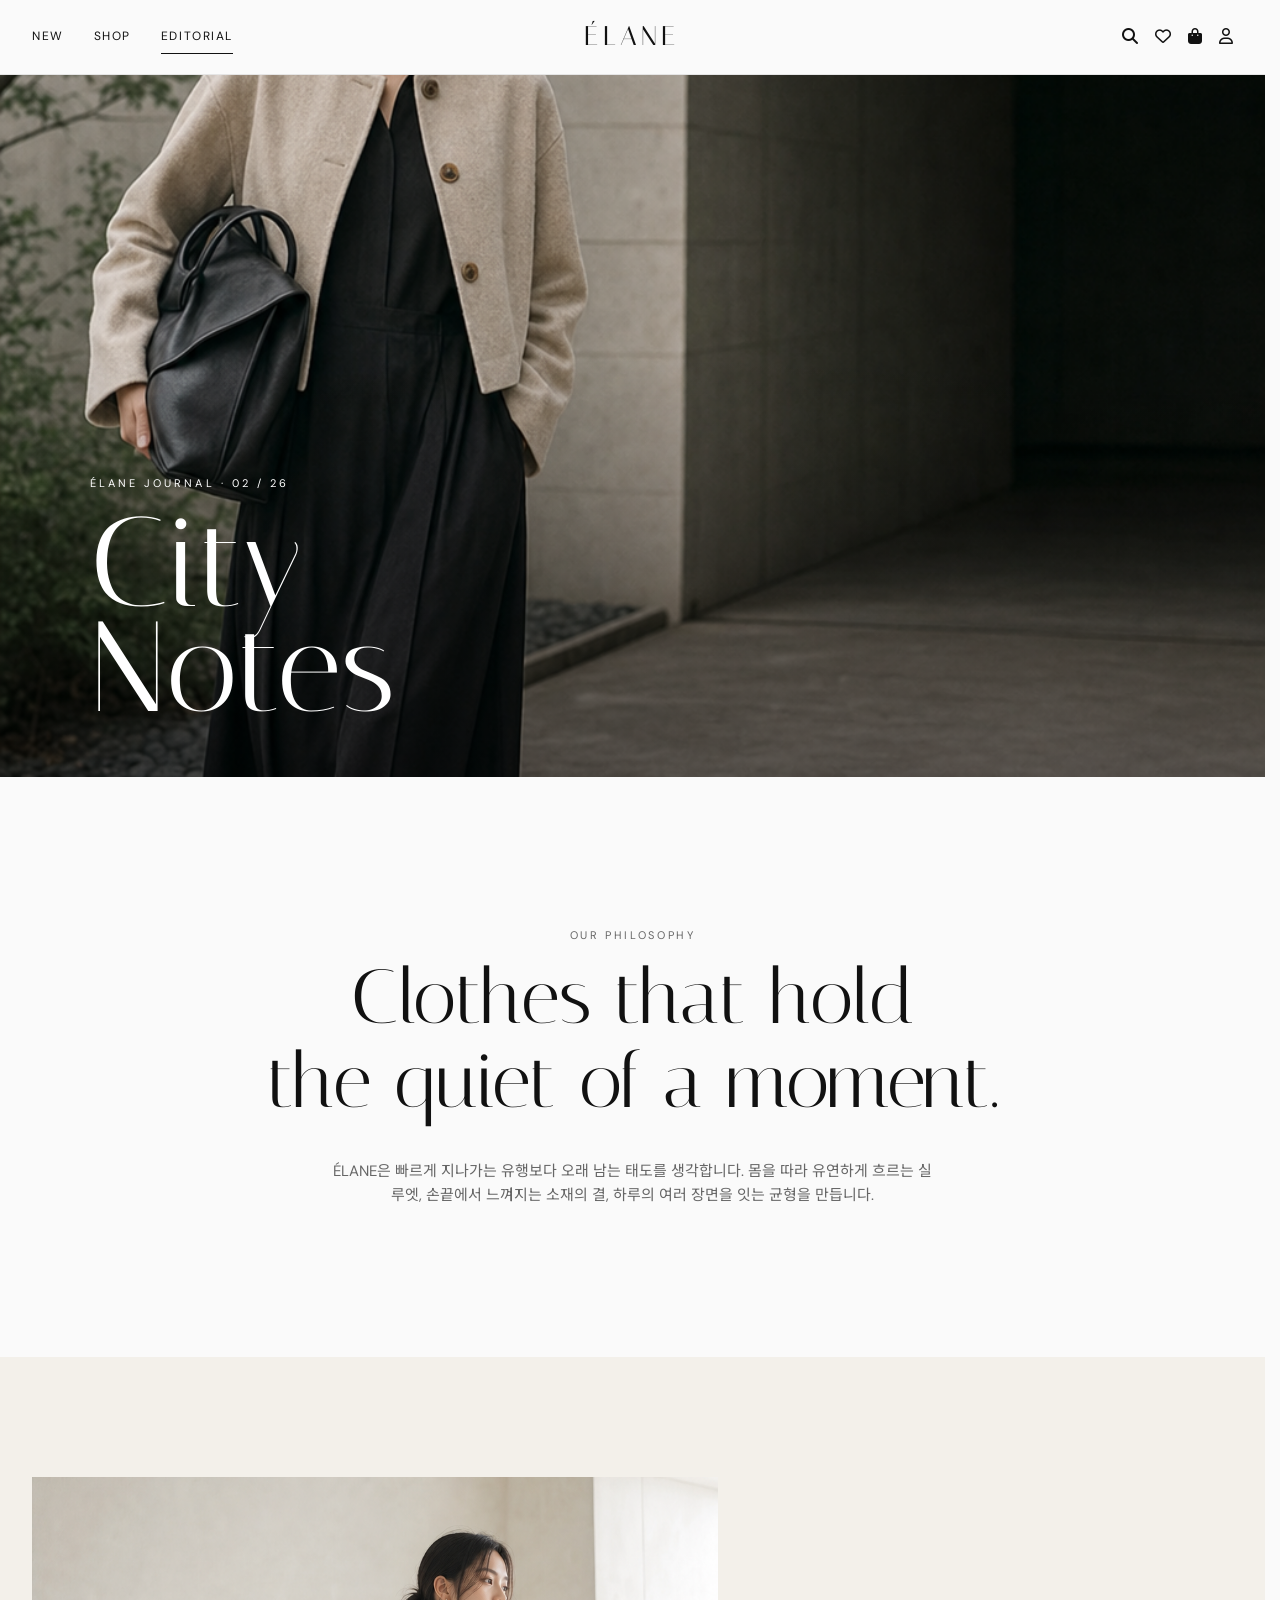
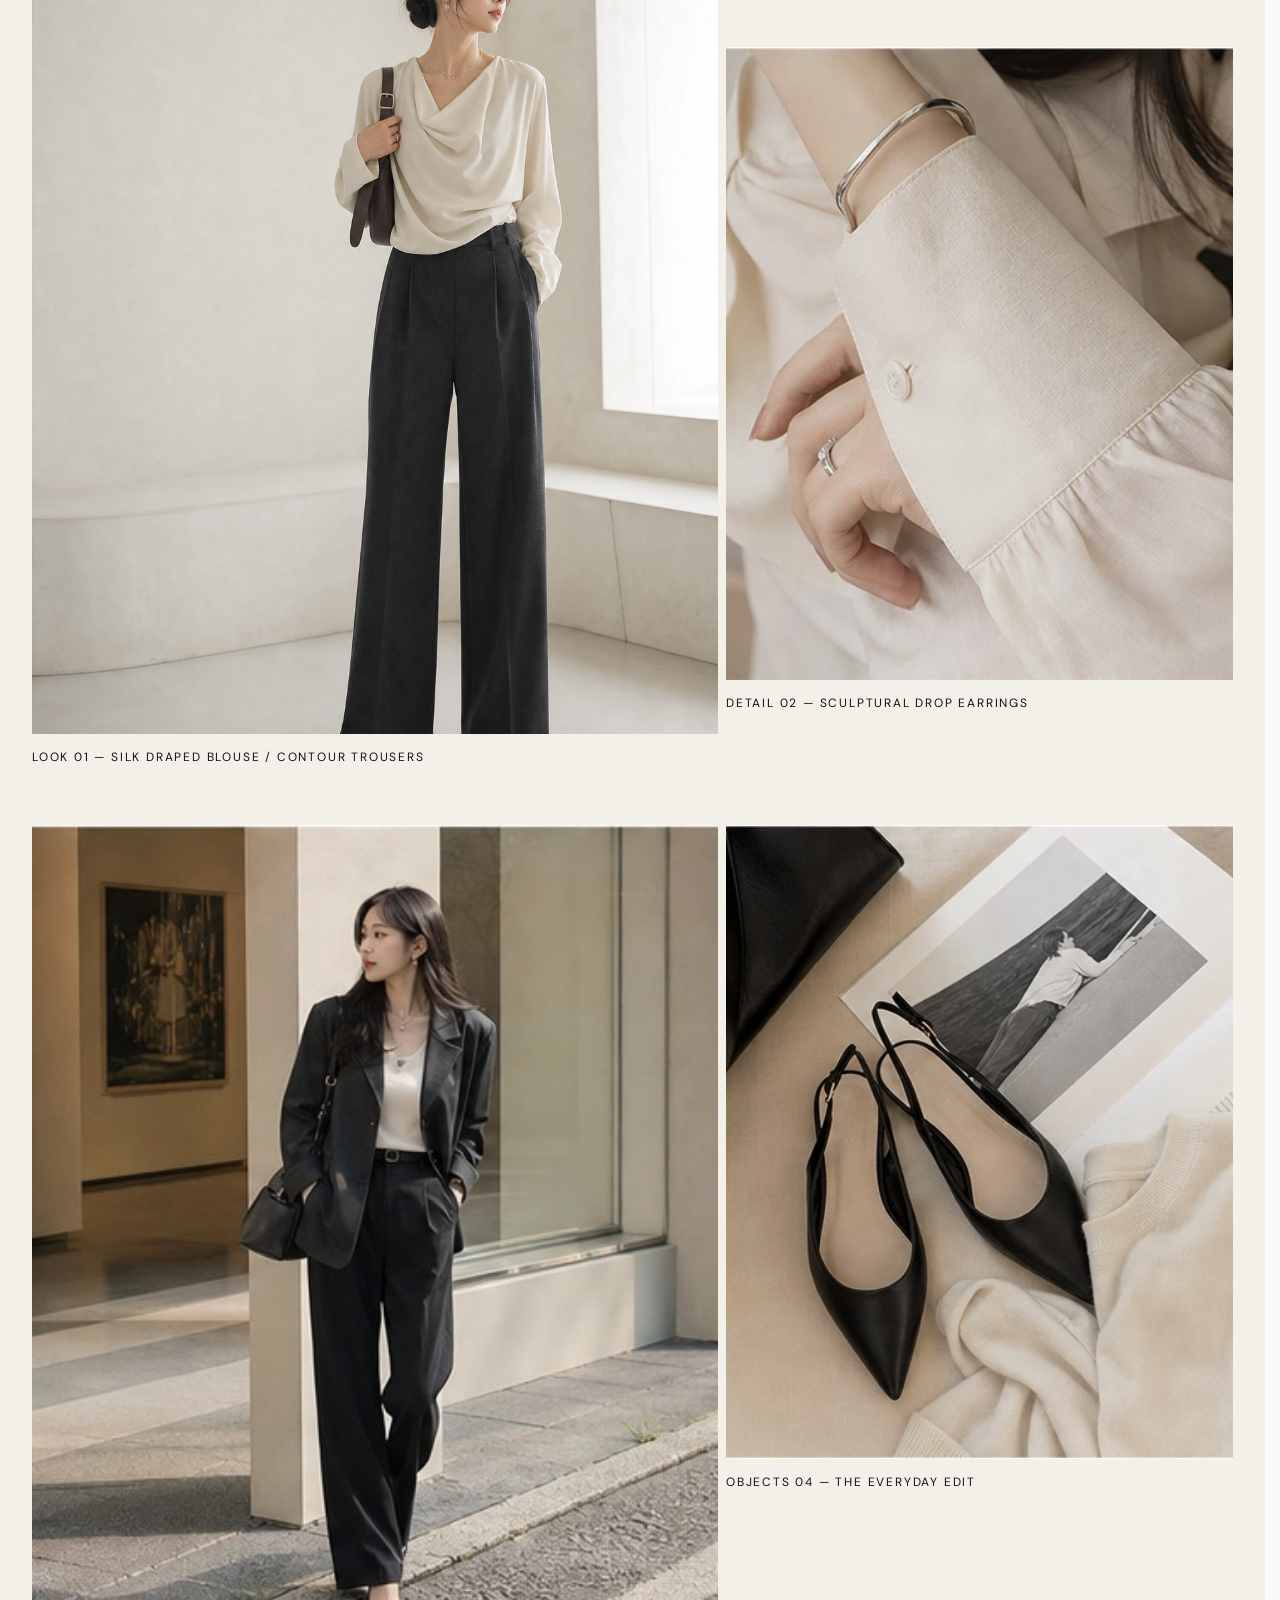
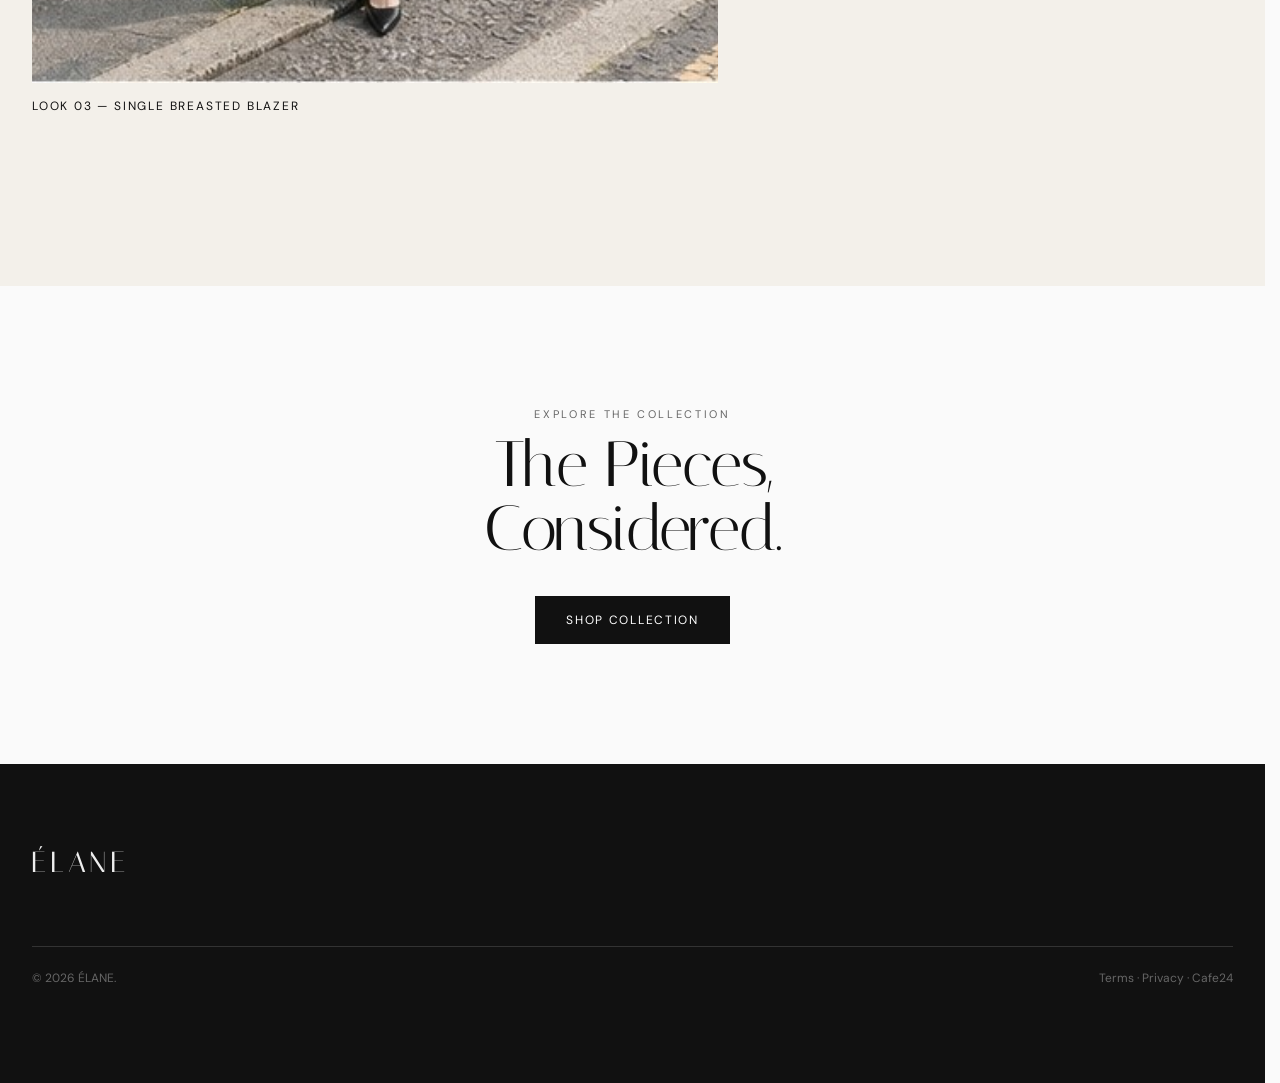
<file: cafe24/lookbook.html>
<!doctype html>
<html lang="ko">
<head><meta charset="utf-8"><meta name="viewport" content="width=device-width,initial-scale=1,viewport-fit=cover"><title>Editorial — ÉLANE</title><link rel="stylesheet" href="https://cdnjs.cloudflare.com/ajax/libs/font-awesome/6.7.2/css/all.min.css"><link rel="stylesheet" href="assets/css/style.css"></head>
<body>
  <header class="site-header" module="Layout_header"><div class="site-header__main"><button class="site-header__mobile-button" type="button" aria-label="메뉴 열기" aria-controls="mobile-menu" aria-expanded="false"><i class="fa-solid fa-bars"></i></button><nav class="site-header__nav"><a class="site-header__nav-link" href="index.html">New</a><a class="site-header__nav-link" href="product_list.html">Shop</a><a class="site-header__nav-link is-active" href="lookbook.html">Editorial</a></nav><a class="site-header__logo" href="index.html">ÉLANE</a><div class="site-header__utils"><button class="site-header__util" type="button" data-search-open aria-label="검색"><i class="fa-solid fa-magnifying-glass"></i></button><a class="site-header__util" href="wishlist.html" aria-label="위시리스트"><i class="fa-regular fa-heart"></i><span class="site-header__badge" data-wish-count hidden>0</span></a><a class="site-header__util" href="cart.html" aria-label="장바구니"><i class="fa-solid fa-bag-shopping"></i><span class="site-header__badge" data-cart-count hidden>0</span></a><a class="site-header__util" href="mypage.html" aria-label="마이페이지"><i class="fa-regular fa-user"></i></a></div></div></header>
  <aside class="mobile-menu" id="mobile-menu" aria-hidden="true"><button class="mobile-menu__close" type="button" aria-label="메뉴 닫기">×</button><a class="mobile-menu__link" href="index.html">New</a><a class="mobile-menu__link" href="product_list.html">Shop</a><a class="mobile-menu__link" href="lookbook.html">Editorial</a><a class="mobile-menu__link" href="wishlist.html">Wishlist</a><a class="mobile-menu__link" href="mypage.html">My Élane</a></aside>
  <main module="board_list_8">
    <section class="lookbook-hero"><img src="assets/images/hero-secondary.png" alt="ÉLANE City Notes 룩북"><div class="lookbook-hero__content"><p class="hero__kicker">ÉLANE JOURNAL · 02 / 26</p><h1 class="lookbook-hero__title">City<br>Notes</h1></div></section>
    <section class="manifesto"><p class="section__eyebrow">Our philosophy</p><h2 class="manifesto__title">Clothes that hold<br>the quiet of a moment.</h2><p class="manifesto__copy">ÉLANE은 빠르게 지나가는 유행보다 오래 남는 태도를 생각합니다. 몸을 따라 유연하게 흐르는 실루엣, 손끝에서 느껴지는 소재의 결, 하루의 여러 장면을 잇는 균형을 만듭니다.</p></section>
    <section class="section editorial"><div class="container lookbook-grid"><figure class="lookbook-grid__item"><a href="product_detail.html?id=silk-draped-blouse"><img src="assets/images/hero-main.png" alt="The Quiet Gesture 룩 1"><figcaption class="lookbook-grid__caption">LOOK 01 — SILK DRAPED BLOUSE / CONTOUR TROUSERS</figcaption></a></figure><figure class="lookbook-grid__item"><a href="product_detail.html?id=sculptural-drop-earrings"><img src="assets/images/instagram-2.jpg" alt="The Quiet Gesture 디테일"><figcaption class="lookbook-grid__caption">DETAIL 02 — SCULPTURAL DROP EARRINGS</figcaption></a></figure><figure class="lookbook-grid__item"><a href="product_detail.html?id=single-breasted-blazer"><img src="assets/images/instagram-4.jpg" alt="City Notes 룩 2"><figcaption class="lookbook-grid__caption">LOOK 03 — SINGLE BREASTED BLAZER</figcaption></a></figure><figure class="lookbook-grid__item"><a href="product_list.html?collection=new"><img src="assets/images/instagram-5.jpg" alt="City Notes 플랫레이"><figcaption class="lookbook-grid__caption">OBJECTS 04 — THE EVERYDAY EDIT</figcaption></a></figure></div></section>
    <section class="section"><div class="container lookbook-cta"><p class="section__eyebrow">Explore the collection</p><h2 class="section__heading">The Pieces,<br>Considered.</h2><a class="button" href="product_list.html">Shop collection</a></div></section>
  </main>
  <footer class="site-footer"><div class="container"><div class="site-footer__brand">ÉLANE</div><div class="site-footer__bottom"><p>© 2026 ÉLANE.</p><span>Terms · Privacy · Cafe24</span></div></div></footer>
  <button class="top-button" type="button" aria-label="페이지 상단으로">TOP</button>
  <nav class="mobile-bar" aria-label="모바일 빠른 메뉴"><a class="mobile-bar__link" href="index.html"><i class="fa-solid fa-house"></i>HOME</a><a class="mobile-bar__link" href="product_list.html"><i class="fa-solid fa-bars"></i>CATEGORY</a><a class="mobile-bar__link" href="wishlist.html"><i class="fa-regular fa-heart"></i>WISH</a><a class="mobile-bar__link" href="cart.html"><i class="fa-solid fa-bag-shopping"></i>CART</a><a class="mobile-bar__link" href="mypage.html"><i class="fa-regular fa-user"></i>MY</a></nav>
  <script src="assets/js/store.js"></script><script src="assets/js/script.js"></script>
</body>
</html>
</file>
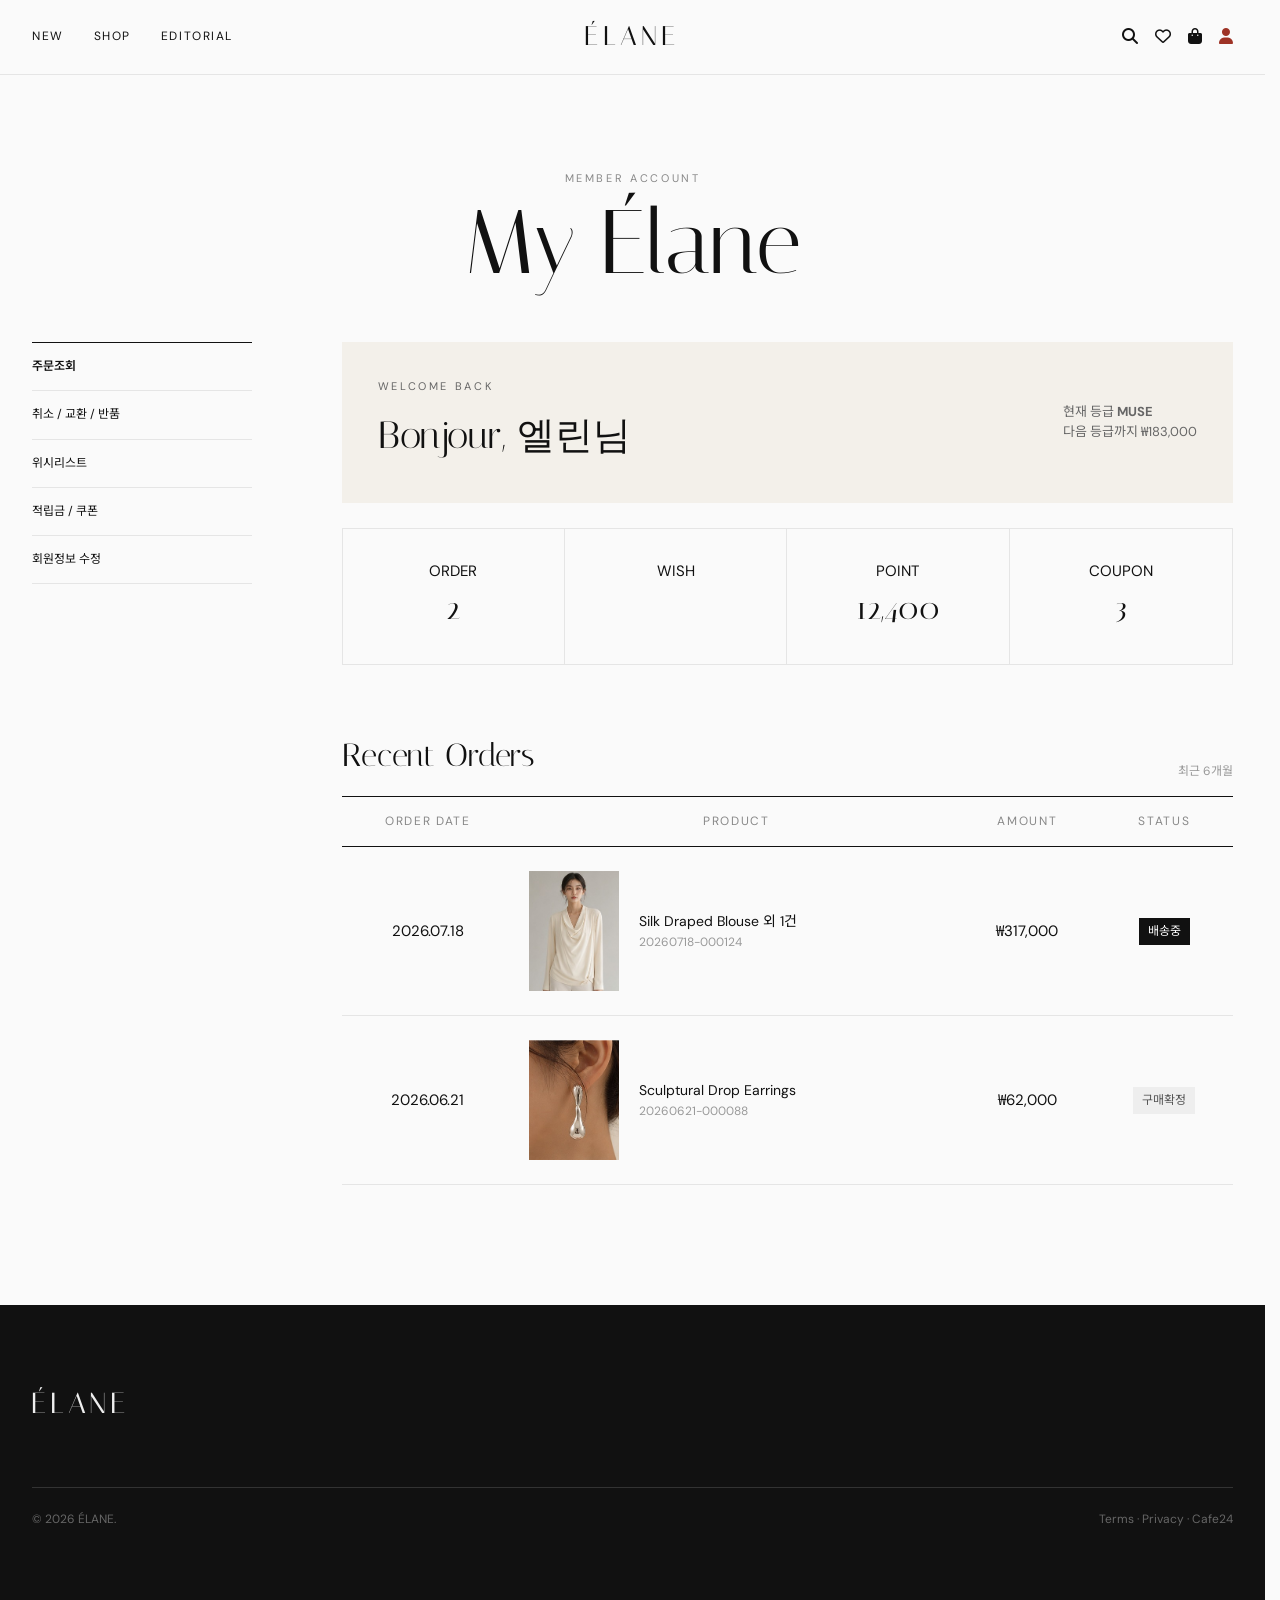
<file: cafe24/mypage.html>
<!doctype html>
<html lang="ko">
<head>
  <meta charset="utf-8">
  <meta name="viewport" content="width=device-width,initial-scale=1,viewport-fit=cover">
  <title>My ÉLANE</title>
  <link rel="stylesheet" href="https://cdnjs.cloudflare.com/ajax/libs/font-awesome/6.7.2/css/all.min.css">
  <link rel="stylesheet" href="assets/css/style.css">
</head>
<body>
  <header class="site-header" module="Layout_header"><div class="site-header__main"><button class="site-header__mobile-button" type="button" aria-label="메뉴 열기" aria-controls="mobile-menu" aria-expanded="false"><i class="fa-solid fa-bars"></i></button><nav class="site-header__nav"><a class="site-header__nav-link" href="index.html">New</a><a class="site-header__nav-link" href="product_list.html">Shop</a><a class="site-header__nav-link" href="lookbook.html">Editorial</a></nav><a class="site-header__logo" href="index.html">ÉLANE</a><div class="site-header__utils"><button class="site-header__util" type="button" data-search-open aria-label="검색"><i class="fa-solid fa-magnifying-glass"></i></button><a class="site-header__util" href="wishlist.html" aria-label="위시리스트"><i class="fa-regular fa-heart"></i><span class="site-header__badge" data-wish-count hidden>0</span></a><a class="site-header__util" href="cart.html" aria-label="장바구니"><i class="fa-solid fa-bag-shopping"></i><span class="site-header__badge" data-cart-count hidden>0</span></a><a class="site-header__util is-active" href="mypage.html" aria-label="마이페이지"><i class="fa-solid fa-user"></i></a></div></div></header>
  <aside class="mobile-menu" id="mobile-menu" aria-hidden="true"><button class="mobile-menu__close" type="button" aria-label="메뉴 닫기">×</button><a class="mobile-menu__link" href="index.html">New</a><a class="mobile-menu__link" href="product_list.html">Shop</a><a class="mobile-menu__link" href="lookbook.html">Editorial</a><a class="mobile-menu__link" href="wishlist.html">Wishlist</a><a class="mobile-menu__link" href="mypage.html">My Élane</a></aside>

  <main module="myshop_main">
    <section class="page-hero"><p class="page-hero__eyebrow">Member account</p><h1 class="page-hero__title">My Élane</h1></section>
    <div class="container mypage">
      <nav class="mypage__nav" module="Layout_Myshop" aria-label="마이페이지 메뉴"><button class="is-active" type="button" data-mypage-tab="orders">주문조회</button><button type="button" data-mypage-tab="returns">취소 / 교환 / 반품</button><a href="wishlist.html">위시리스트</a><button type="button" data-mypage-tab="benefits">적립금 / 쿠폰</button><button type="button" data-mypage-tab="profile">회원정보 수정</button></nav>
      <section>
        <div class="mypage__welcome" module="myshop_asyncbenefit"><div><p class="section__eyebrow">Welcome back</p><h2>Bonjour, 엘린님</h2></div><p class="mypage__benefit">현재 등급 <strong>MUSE</strong><br>다음 등급까지 ₩183,000</p></div>
        <div class="mypage__stats"><button class="mypage__stat" type="button" data-mypage-tab="orders"><span>ORDER</span><strong>2</strong></button><a class="mypage__stat" href="wishlist.html"><span>WISH</span><strong data-wish-count>0</strong></a><button class="mypage__stat" type="button" data-mypage-tab="benefits"><span>POINT</span><strong>12,400</strong></button><button class="mypage__stat" type="button" data-mypage-tab="benefits"><span>COUPON</span><strong>3</strong></button></div>

        <div class="mypage-panel" data-mypage-panel="orders" module="myshop_orderstate"><div class="order-list__head"><h3>Recent Orders</h3><span>최근 6개월</span></div><div class="table-wrap"><table class="cart-table"><thead><tr><th>ORDER DATE</th><th>PRODUCT</th><th>AMOUNT</th><th>STATUS</th></tr></thead><tbody><tr><td>2026.07.18</td><td><a class="cart-table__product" href="product_detail.html?id=silk-draped-blouse"><img class="cart-table__image" src="assets/images/new-clothing-1-front.jpg" alt="Silk Draped Blouse"><div><p class="cart-table__name">Silk Draped Blouse 외 1건</p><p class="cart-table__option">20260718-000124</p></div></a></td><td>₩317,000</td><td><span class="status-chip">배송중</span></td></tr><tr><td>2026.06.21</td><td><a class="cart-table__product" href="product_detail.html?id=sculptural-drop-earrings"><img class="cart-table__image" src="assets/images/new-acc-1-front.jpg" alt="Sculptural Drop Earrings"><div><p class="cart-table__name">Sculptural Drop Earrings</p><p class="cart-table__option">20260621-000088</p></div></a></td><td>₩62,000</td><td><span class="status-chip status-chip--done">구매확정</span></td></tr></tbody></table></div></div>
        <div class="mypage-panel" data-mypage-panel="returns" hidden><div class="order-list__head"><h3>Returns</h3><span>취소·교환·반품 내역</span></div><div class="empty-state"><i class="fa-solid fa-rotate-left"></i><h2>진행 중인 요청이 없습니다.</h2><p>주문조회에서 배송 상태를 확인한 후 신청할 수 있습니다.</p></div></div>
        <div class="mypage-panel" data-mypage-panel="benefits" hidden><div class="order-list__head"><h3>Benefits</h3><span>적립금 및 쿠폰</span></div><div class="benefit-grid"><article><span>AVAILABLE POINT</span><strong>12,400 P</strong><p>상품 구매 시 결제금액의 최대 10%까지 사용할 수 있습니다.</p></article><article><span>AVAILABLE COUPON</span><strong>3</strong><p>신상품 5% · 무료배송 · 생일 10% 쿠폰</p></article></div></div>
        <div class="mypage-panel" data-mypage-panel="profile" hidden><div class="order-list__head"><h3>Profile</h3><span>회원정보 수정</span></div><form class="profile-form"><label class="form-field"><span>이름</span><input value="엘린"></label><label class="form-field"><span>이메일</span><input type="email" value="elane@example.com"></label><label class="form-field"><span>연락처</span><input value="010-1234-5678"></label><button class="button" type="button">Save changes</button></form></div>
      </section>
    </div>
  </main>

  <footer class="site-footer"><div class="container"><div class="site-footer__brand">ÉLANE</div><div class="site-footer__bottom"><p>© 2026 ÉLANE.</p><span>Terms · Privacy · Cafe24</span></div></div></footer>
  <button class="top-button" type="button" aria-label="페이지 상단으로">TOP</button>
  <nav class="mobile-bar" aria-label="모바일 빠른 메뉴"><a class="mobile-bar__link" href="index.html"><i class="fa-solid fa-house"></i>HOME</a><a class="mobile-bar__link" href="product_list.html"><i class="fa-solid fa-bars"></i>CATEGORY</a><a class="mobile-bar__link" href="wishlist.html"><i class="fa-regular fa-heart"></i>WISH</a><a class="mobile-bar__link" href="cart.html"><i class="fa-solid fa-bag-shopping"></i>CART</a><a class="mobile-bar__link is-active" href="mypage.html"><i class="fa-solid fa-user"></i>MY</a></nav>
  <script src="assets/js/store.js"></script>
  <script src="assets/js/script.js"></script>
</body>
</html>
</file>
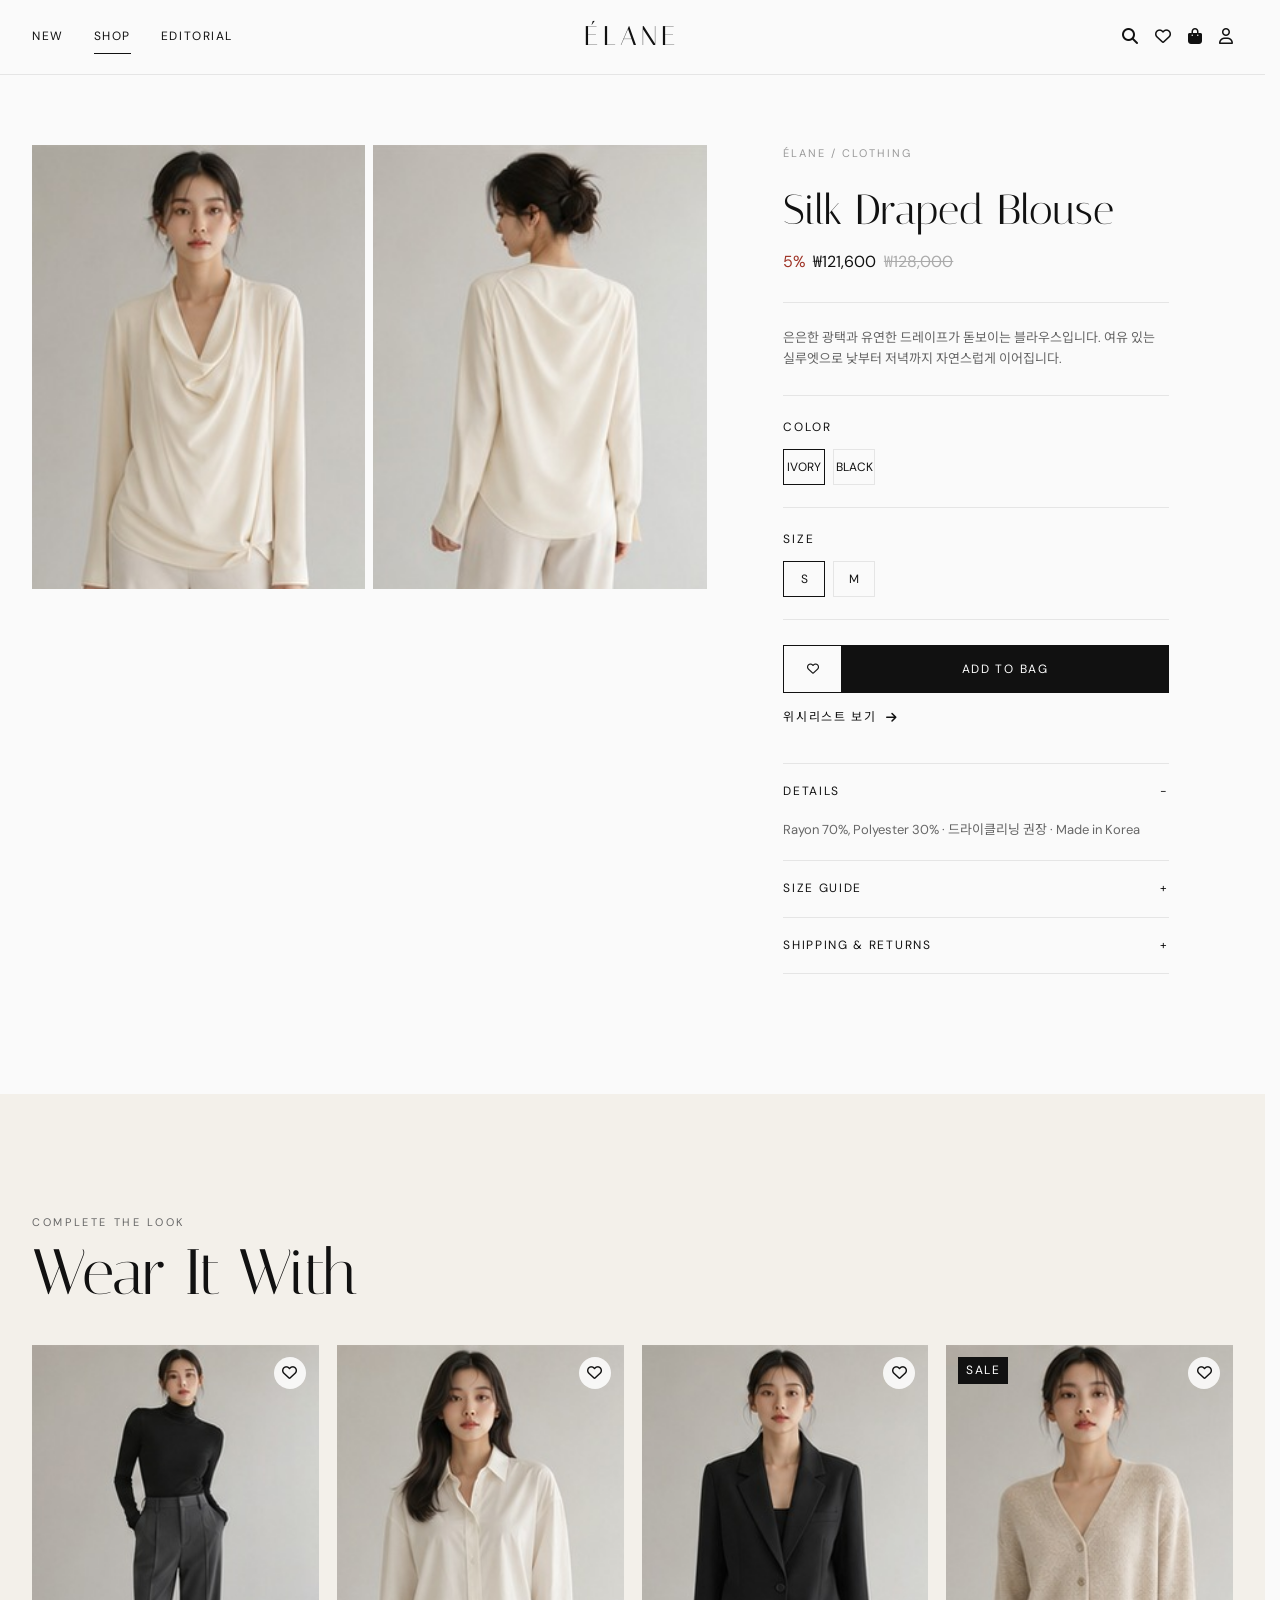
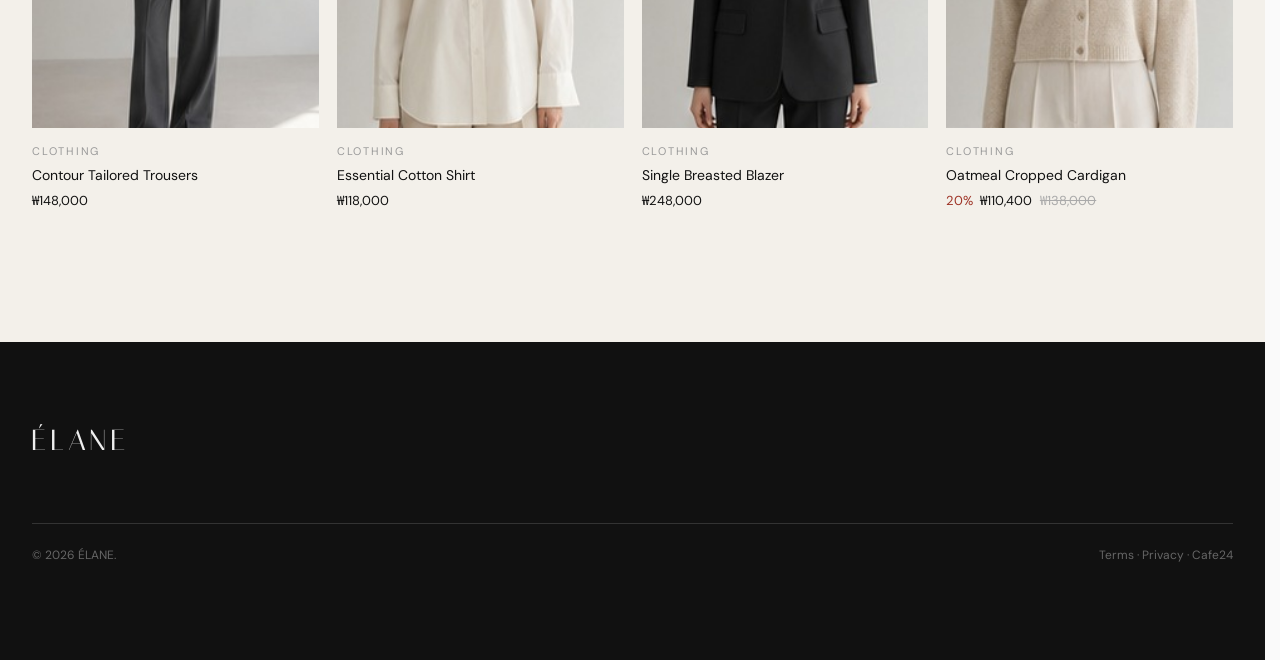
<file: cafe24/product_detail.html>
<!doctype html>
<html lang="ko">
<head>
  <meta charset="utf-8">
  <meta name="viewport" content="width=device-width,initial-scale=1,viewport-fit=cover">
  <title>Product — ÉLANE</title>
  <link rel="stylesheet" href="https://cdnjs.cloudflare.com/ajax/libs/font-awesome/6.7.2/css/all.min.css">
  <link rel="stylesheet" href="assets/css/style.css">
</head>
<body>
  <header class="site-header" module="Layout_header"><div class="site-header__main"><button class="site-header__mobile-button" type="button" aria-label="메뉴 열기" aria-controls="mobile-menu" aria-expanded="false"><i class="fa-solid fa-bars"></i></button><nav class="site-header__nav"><a class="site-header__nav-link" href="index.html">New</a><a class="site-header__nav-link is-active" href="product_list.html">Shop</a><a class="site-header__nav-link" href="lookbook.html">Editorial</a></nav><a class="site-header__logo" href="index.html">ÉLANE</a><div class="site-header__utils"><button class="site-header__util" type="button" data-search-open aria-label="검색"><i class="fa-solid fa-magnifying-glass"></i></button><a class="site-header__util" href="wishlist.html" aria-label="위시리스트"><i class="fa-regular fa-heart"></i><span class="site-header__badge" data-wish-count hidden>0</span></a><a class="site-header__util" href="cart.html" aria-label="장바구니"><i class="fa-solid fa-bag-shopping"></i><span class="site-header__badge" data-cart-count hidden>0</span></a><a class="site-header__util" href="mypage.html" aria-label="마이페이지"><i class="fa-regular fa-user"></i></a></div></div></header>
  <aside class="mobile-menu" id="mobile-menu" aria-hidden="true"><button class="mobile-menu__close" type="button" aria-label="메뉴 닫기">×</button><a class="mobile-menu__link" href="index.html">New</a><a class="mobile-menu__link" href="product_list.html">Shop</a><a class="mobile-menu__link" href="lookbook.html">Editorial</a><a class="mobile-menu__link" href="wishlist.html">Wishlist</a><a class="mobile-menu__link" href="mypage.html">My Élane</a></aside>

  <main class="container detail" module="product_detail" data-product-detail>
    <section class="detail__gallery" module="product_addimage" data-detail-gallery></section>
    <section class="detail__summary">
      <p class="detail__brand" data-detail-category></p>
      <h1 class="detail__name" data-detail-name></h1>
      <p class="detail__price" data-detail-price></p>
      <p class="detail__desc" data-detail-description></p>
      <div class="option"><span class="option__label">COLOR</span><div class="option__values"><button class="option__button is-active" type="button">IVORY</button><button class="option__button" type="button">BLACK</button></div></div>
      <div class="option"><span class="option__label">SIZE</span><div class="option__values"><button class="option__button is-active" type="button">S</button><button class="option__button" type="button">M</button></div></div>
      <div class="detail__actions"><button class="button button--outline detail__wish" type="button" data-detail-wish aria-label="위시리스트에 추가"><i class="fa-regular fa-heart"></i></button><button class="button" type="button" data-add-cart>Add to bag</button></div>
      <a class="detail__wishlist-link" href="wishlist.html">위시리스트 보기 <i class="fa-solid fa-arrow-right"></i></a>
      <div class="detail__accordions"><div class="accordion is-open"><button class="accordion__button" type="button" aria-expanded="true">DETAILS <span>−</span></button><div class="accordion__content">Rayon 70%, Polyester 30% · 드라이클리닝 권장 · Made in Korea</div></div><div class="accordion"><button class="accordion__button" type="button" aria-expanded="false">SIZE GUIDE <span>+</span></button><div class="accordion__content">S — 총장 62 / 어깨 39 / 가슴 49<br>M — 총장 63 / 어깨 40 / 가슴 51</div></div><div class="accordion"><button class="accordion__button" type="button" aria-expanded="false">SHIPPING & RETURNS <span>+</span></button><div class="accordion__content">결제 완료 후 2–4 영업일 내 출고됩니다. 수령 후 7일 이내 교환 및 반품 신청이 가능합니다.</div></div></div>
    </section>
  </main>
  <section class="section editorial"><div class="container"><p class="section__eyebrow">Complete the look</p><h2 class="section__heading">Wear It With</h2><div class="product-grid related-grid" data-related-grid></div></div></section>

  <footer class="site-footer"><div class="container"><div class="site-footer__brand">ÉLANE</div><div class="site-footer__bottom"><p>© 2026 ÉLANE.</p><span>Terms · Privacy · Cafe24</span></div></div></footer>
  <button class="top-button" type="button" aria-label="페이지 상단으로">TOP</button>
  <nav class="mobile-bar" aria-label="모바일 빠른 메뉴"><a class="mobile-bar__link" href="index.html"><i class="fa-solid fa-house"></i>HOME</a><a class="mobile-bar__link" href="product_list.html"><i class="fa-solid fa-bars"></i>CATEGORY</a><a class="mobile-bar__link" href="wishlist.html"><i class="fa-regular fa-heart"></i>WISH</a><a class="mobile-bar__link" href="cart.html"><i class="fa-solid fa-bag-shopping"></i>CART</a><a class="mobile-bar__link" href="mypage.html"><i class="fa-regular fa-user"></i>MY</a></nav>
  <script src="assets/js/store.js"></script>
  <script src="assets/js/script.js"></script>
</body>
</html>
</file>
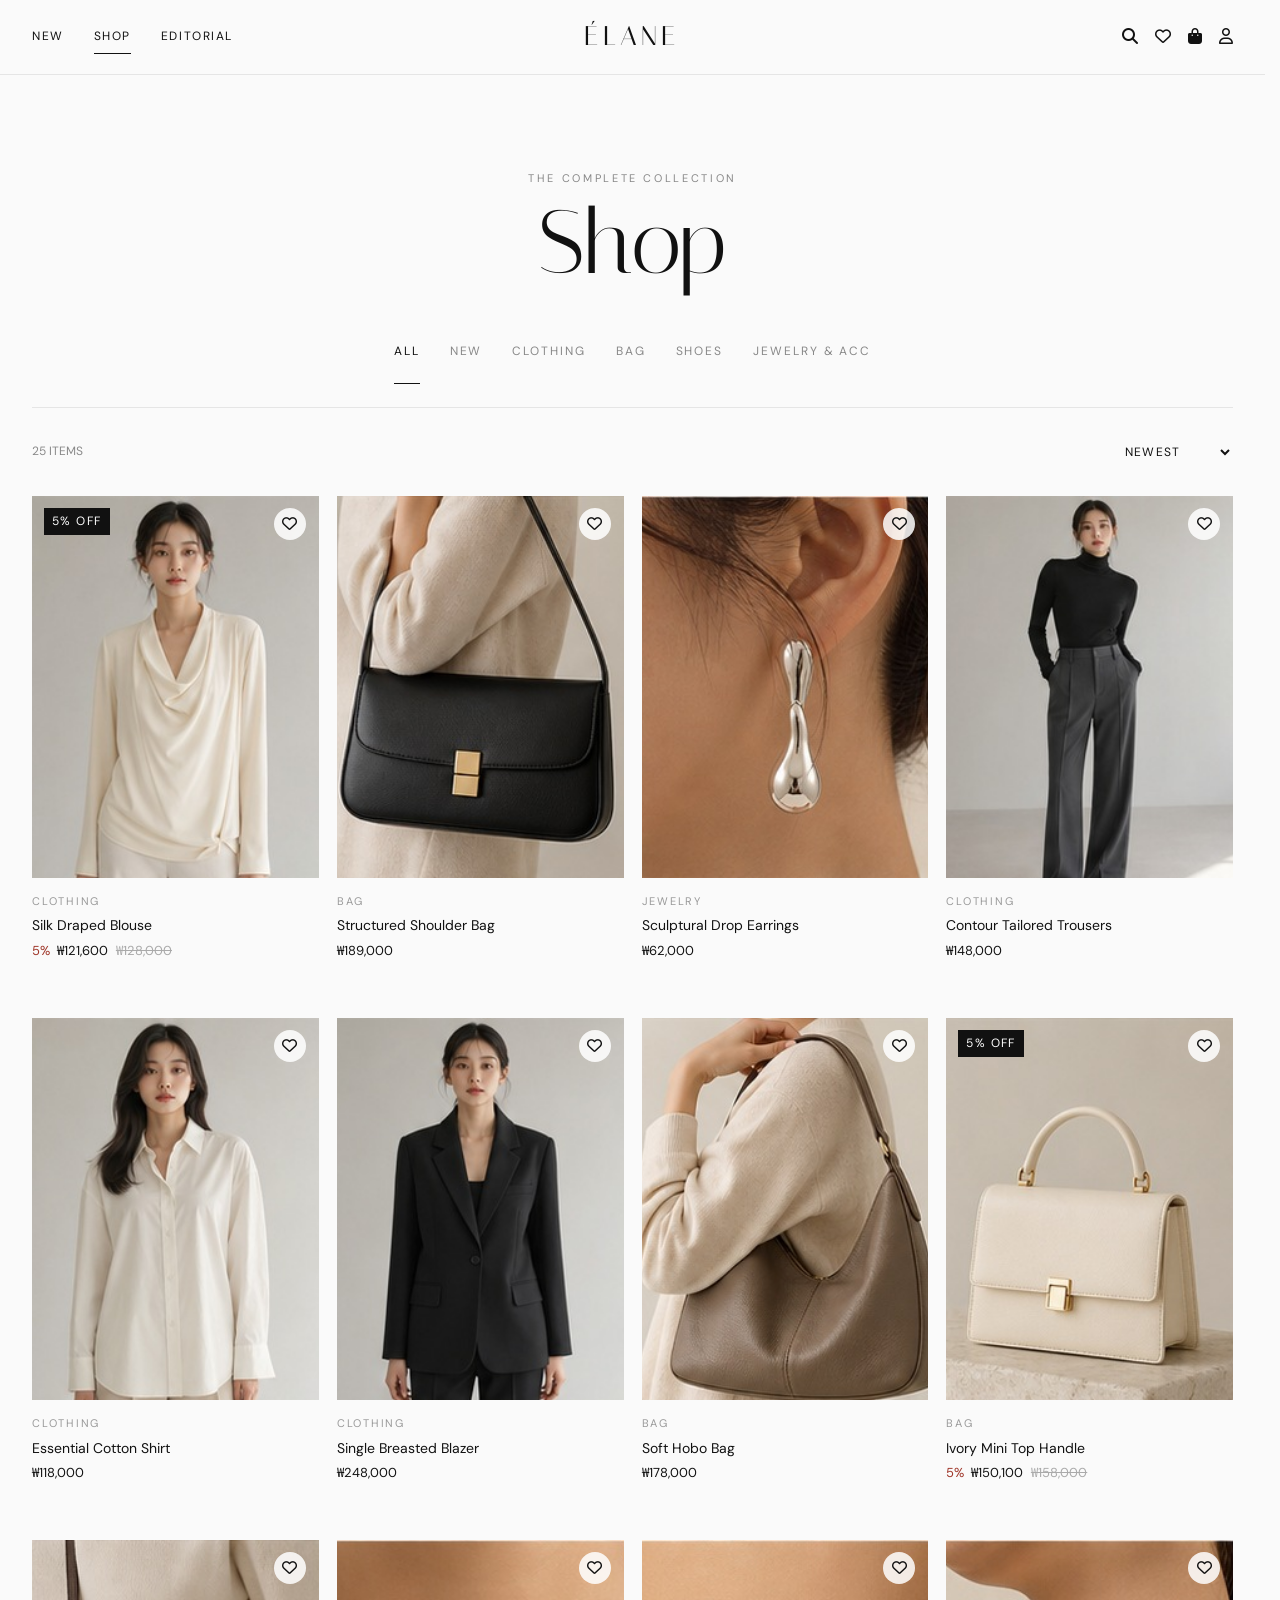
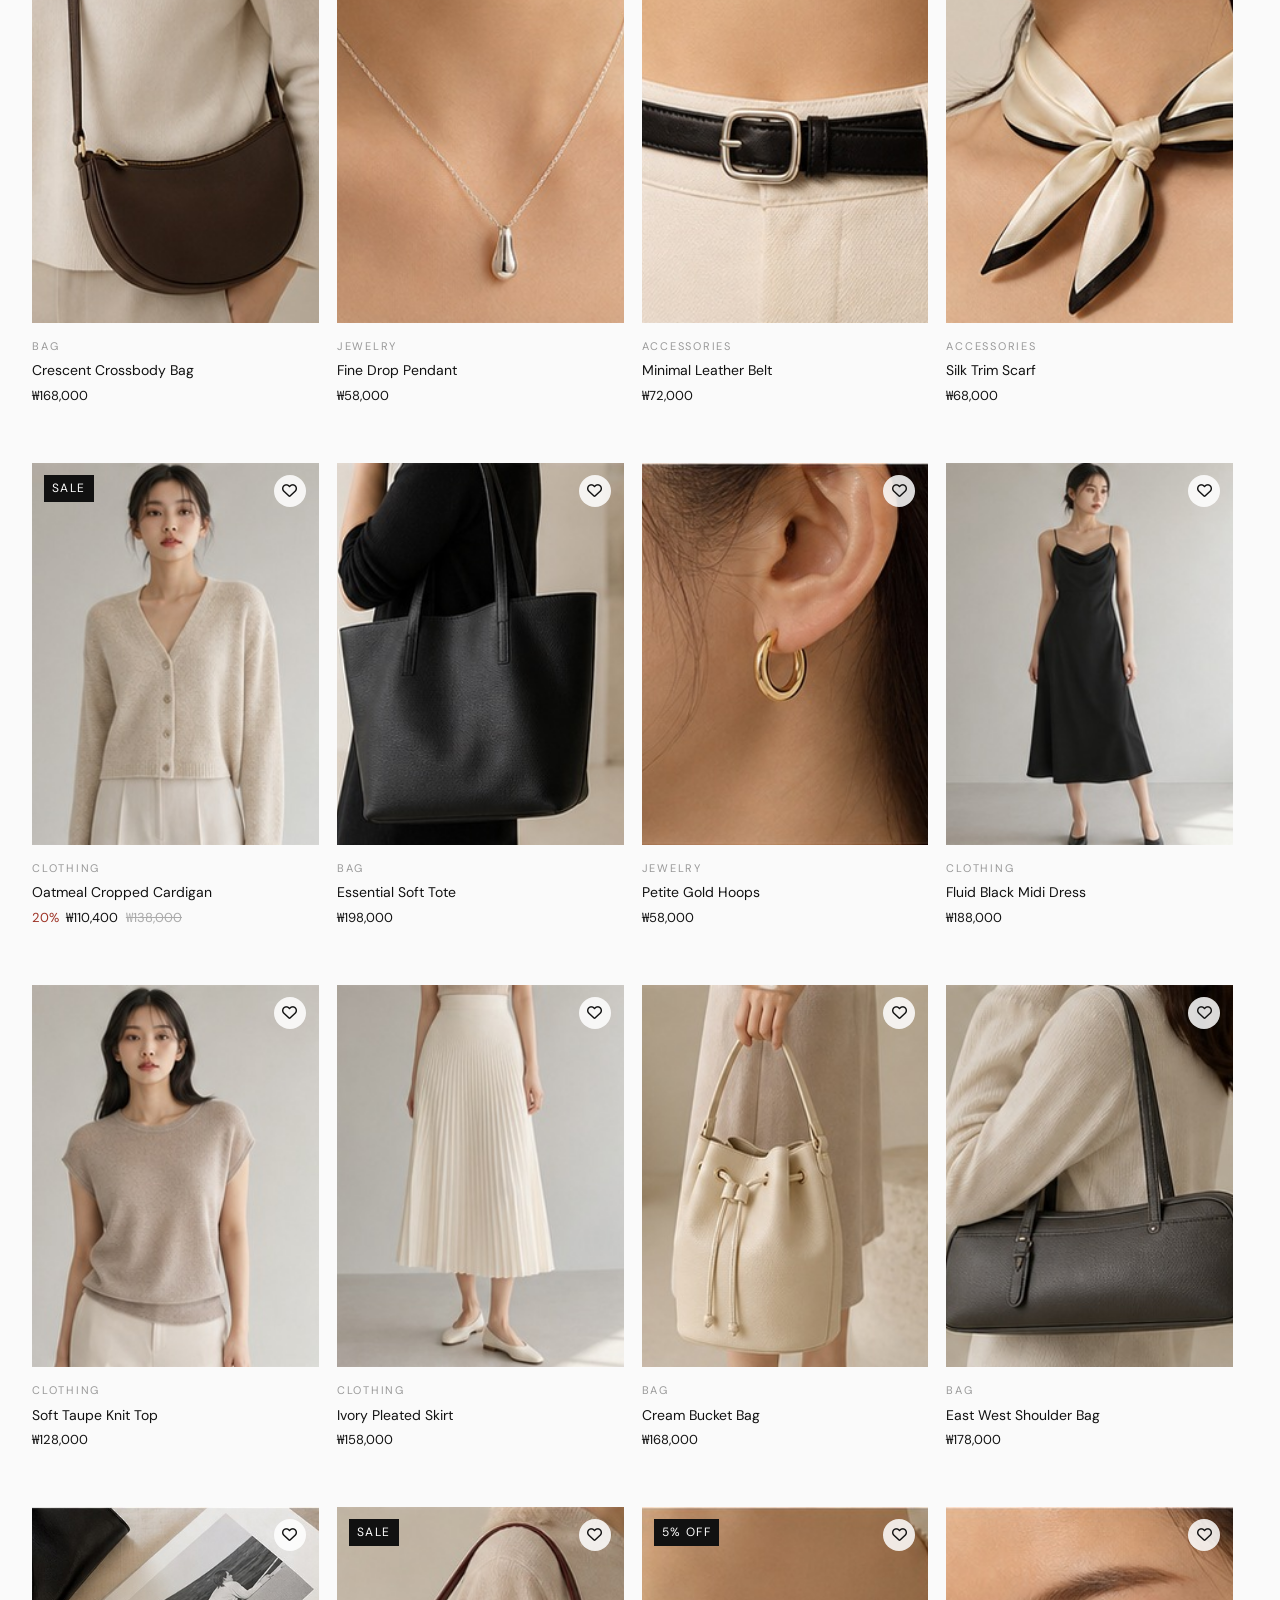
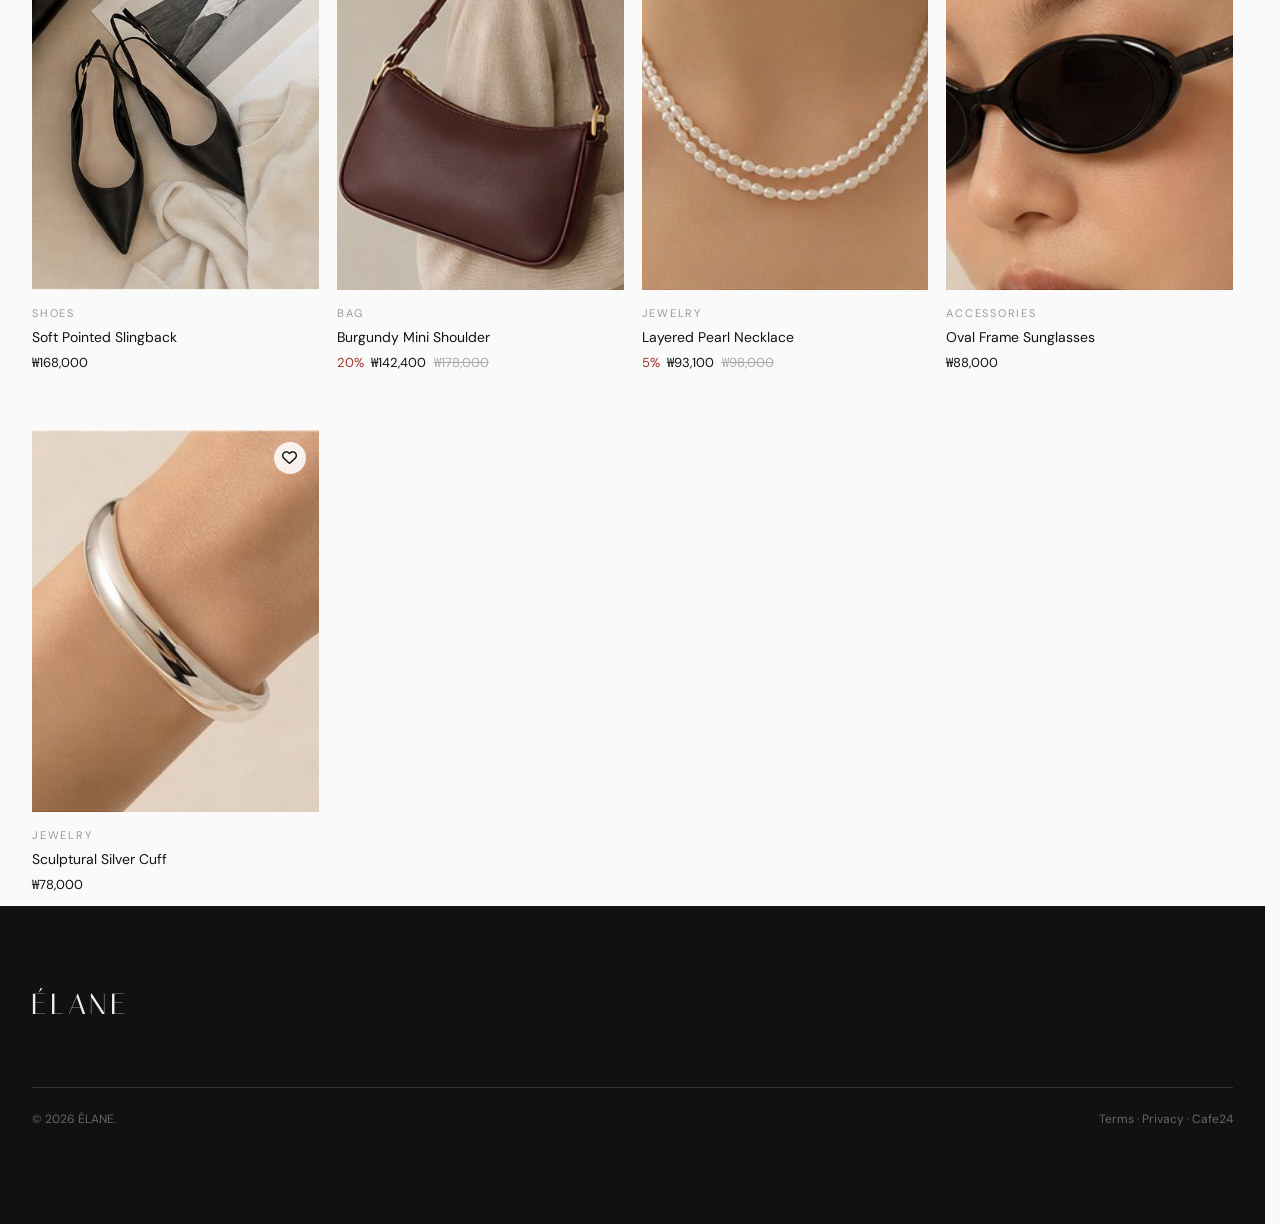
<file: cafe24/product_list.html>
<!doctype html>
<html lang="ko">
<head>
  <meta charset="utf-8">
  <meta name="viewport" content="width=device-width,initial-scale=1,viewport-fit=cover">
  <title>Shop — ÉLANE</title>
  <link rel="stylesheet" href="https://cdnjs.cloudflare.com/ajax/libs/font-awesome/6.7.2/css/all.min.css">
  <link rel="stylesheet" href="assets/css/style.css">
</head>
<body>
  <header class="site-header" module="Layout_header">
    <div class="site-header__main">
      <button class="site-header__mobile-button" type="button" aria-label="메뉴 열기" aria-controls="mobile-menu" aria-expanded="false"><i class="fa-solid fa-bars"></i></button>
      <nav class="site-header__nav"><a class="site-header__nav-link" href="index.html">New</a><a class="site-header__nav-link is-active" href="product_list.html">Shop</a><a class="site-header__nav-link" href="lookbook.html">Editorial</a></nav>
      <a class="site-header__logo" href="index.html">ÉLANE</a>
      <div class="site-header__utils"><button class="site-header__util" type="button" data-search-open aria-label="검색"><i class="fa-solid fa-magnifying-glass"></i></button><a class="site-header__util" href="wishlist.html" aria-label="위시리스트"><i class="fa-regular fa-heart"></i><span class="site-header__badge" data-wish-count hidden>0</span></a><a class="site-header__util" href="cart.html" aria-label="장바구니"><i class="fa-solid fa-bag-shopping"></i><span class="site-header__badge" data-cart-count hidden>0</span></a><a class="site-header__util" href="mypage.html" aria-label="마이페이지"><i class="fa-regular fa-user"></i></a></div>
    </div>
  </header>
  <aside class="mobile-menu" id="mobile-menu" aria-hidden="true"><button class="mobile-menu__close" type="button" aria-label="메뉴 닫기">×</button><a class="mobile-menu__link" href="index.html">New</a><a class="mobile-menu__link" href="product_list.html">Shop</a><a class="mobile-menu__link" href="lookbook.html">Editorial</a><a class="mobile-menu__link" href="wishlist.html">Wishlist</a><a class="mobile-menu__link" href="mypage.html">My Élane</a></aside>

  <main module="product_list">
    <section class="page-hero"><p class="page-hero__eyebrow">The complete collection</p><h1 class="page-hero__title" data-list-title>Shop</h1></section>
    <div class="container">
      <nav class="category-nav" module="product_menupackage" aria-label="상품 카테고리">
        <a class="category-nav__link" data-list-category="all" href="product_list.html">ALL</a>
        <a class="category-nav__link" data-list-collection="new" href="product_list.html?collection=new">NEW</a>
        <a class="category-nav__link" data-list-category="clothing" href="product_list.html?category=clothing">CLOTHING</a>
        <a class="category-nav__link" data-list-category="bag" href="product_list.html?category=bag">BAG</a>
        <a class="category-nav__link" data-list-category="shoes" href="product_list.html?category=shoes">SHOES</a>
        <a class="category-nav__link" data-list-category="acc" href="product_list.html?category=acc">JEWELRY & ACC</a>
      </nav>
      <div class="list-toolbar"><p class="list-toolbar__count" data-list-count>0 ITEMS</p><select class="list-toolbar__select" data-list-sort aria-label="상품 정렬"><option value="newest">NEWEST</option><option value="low">LOW PRICE</option><option value="high">HIGH PRICE</option><option value="best">BEST SELLING</option></select></div>
      <div class="product-grid" module="product_listnormal" data-list-grid aria-live="polite"></div>
    </div>
  </main>

  <footer class="site-footer"><div class="container"><div class="site-footer__brand">ÉLANE</div><div class="site-footer__bottom"><p>© 2026 ÉLANE.</p><span>Terms · Privacy · Cafe24</span></div></div></footer>
  <button class="top-button" type="button" aria-label="페이지 상단으로">TOP</button>
  <nav class="mobile-bar" aria-label="모바일 빠른 메뉴"><a class="mobile-bar__link" href="index.html"><i class="fa-solid fa-house"></i>HOME</a><a class="mobile-bar__link is-active" href="product_list.html"><i class="fa-solid fa-bars"></i>CATEGORY</a><a class="mobile-bar__link" href="wishlist.html"><i class="fa-regular fa-heart"></i>WISH</a><a class="mobile-bar__link" href="cart.html"><i class="fa-solid fa-bag-shopping"></i>CART</a><a class="mobile-bar__link" href="mypage.html"><i class="fa-regular fa-user"></i>MY</a></nav>
  <script src="assets/js/store.js"></script>
  <script src="assets/js/script.js"></script>
</body>
</html>
</file>
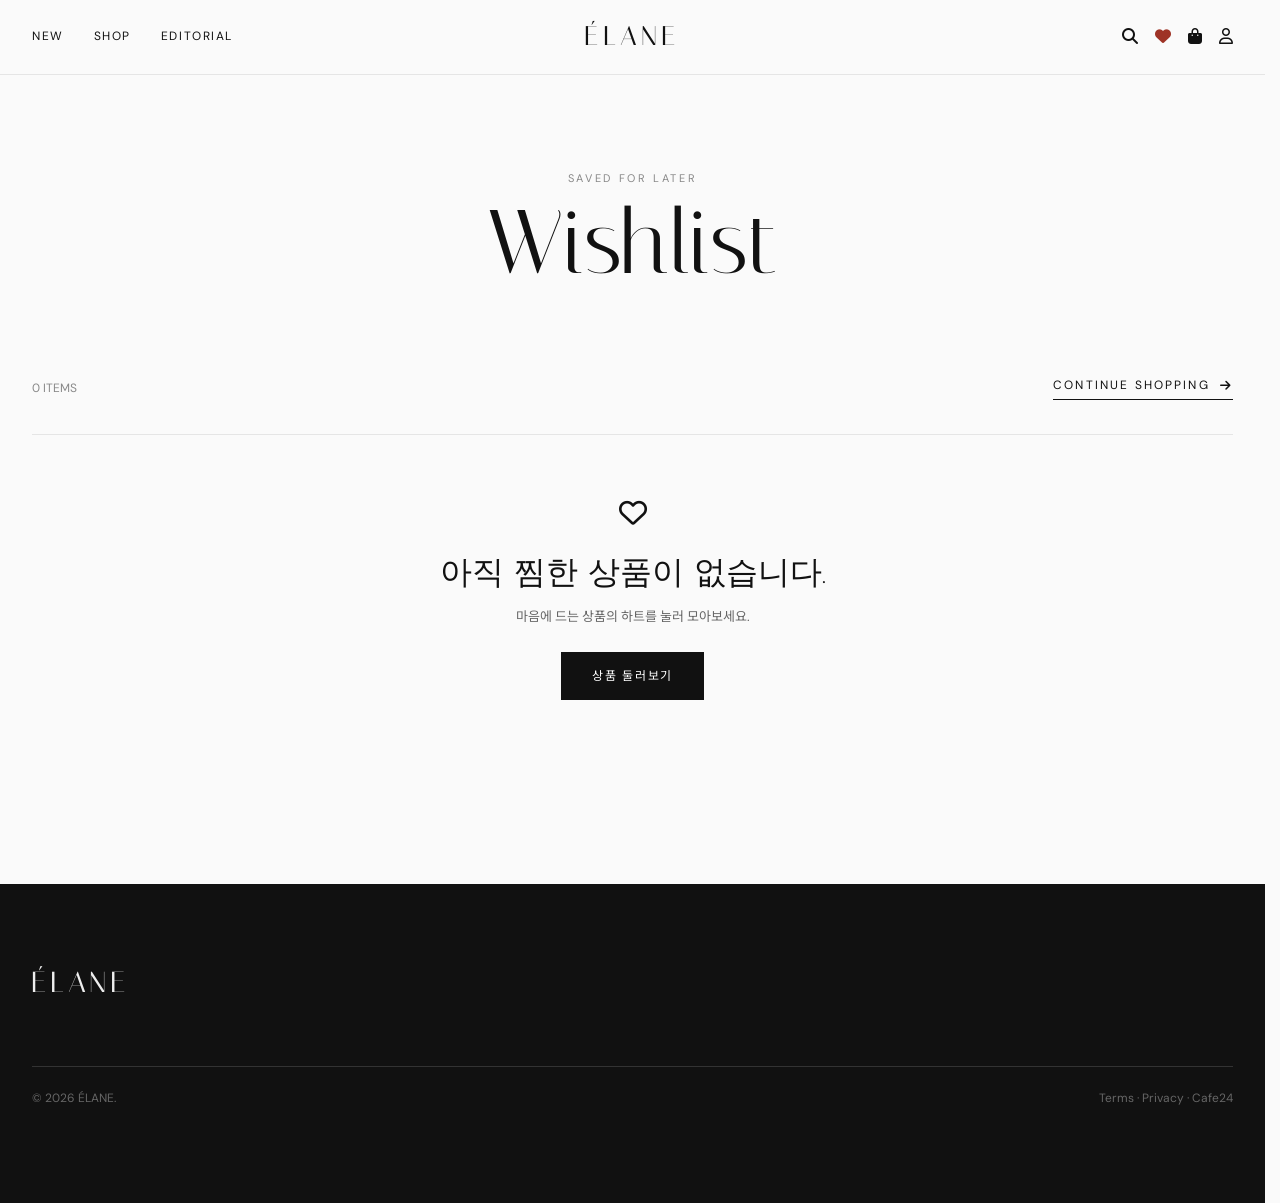
<file: cafe24/wishlist.html>
<!doctype html>
<html lang="ko">
<head>
  <meta charset="utf-8">
  <meta name="viewport" content="width=device-width,initial-scale=1,viewport-fit=cover">
  <title>Wishlist — ÉLANE</title>
  <link rel="stylesheet" href="https://cdnjs.cloudflare.com/ajax/libs/font-awesome/6.7.2/css/all.min.css">
  <link rel="stylesheet" href="assets/css/style.css">
</head>
<body>
  <header class="site-header" module="Layout_header"><div class="site-header__main"><button class="site-header__mobile-button" type="button" aria-label="메뉴 열기" aria-controls="mobile-menu" aria-expanded="false"><i class="fa-solid fa-bars"></i></button><nav class="site-header__nav"><a class="site-header__nav-link" href="index.html">New</a><a class="site-header__nav-link" href="product_list.html">Shop</a><a class="site-header__nav-link" href="lookbook.html">Editorial</a></nav><a class="site-header__logo" href="index.html">ÉLANE</a><div class="site-header__utils"><button class="site-header__util" type="button" data-search-open aria-label="검색"><i class="fa-solid fa-magnifying-glass"></i></button><a class="site-header__util is-active" href="wishlist.html" aria-label="위시리스트"><i class="fa-solid fa-heart"></i><span class="site-header__badge" data-wish-count hidden>0</span></a><a class="site-header__util" href="cart.html" aria-label="장바구니"><i class="fa-solid fa-bag-shopping"></i><span class="site-header__badge" data-cart-count hidden>0</span></a><a class="site-header__util" href="mypage.html" aria-label="마이페이지"><i class="fa-regular fa-user"></i></a></div></div></header>
  <aside class="mobile-menu" id="mobile-menu" aria-hidden="true"><button class="mobile-menu__close" type="button" aria-label="메뉴 닫기">×</button><a class="mobile-menu__link" href="index.html">New</a><a class="mobile-menu__link" href="product_list.html">Shop</a><a class="mobile-menu__link" href="lookbook.html">Editorial</a><a class="mobile-menu__link" href="wishlist.html">Wishlist</a><a class="mobile-menu__link" href="mypage.html">My Élane</a></aside>

  <main module="myshop_wishlist">
    <section class="page-hero"><p class="page-hero__eyebrow">Saved for later</p><h1 class="page-hero__title">Wishlist</h1></section>
    <section class="container wishlist-section"><div class="list-toolbar"><p class="list-toolbar__count" data-wishlist-count>0 ITEMS</p><a class="text-link" href="product_list.html">Continue shopping <i class="fa-solid fa-arrow-right"></i></a></div><div class="product-grid" data-wishlist-grid aria-live="polite"></div></section>
  </main>

  <footer class="site-footer"><div class="container"><div class="site-footer__brand">ÉLANE</div><div class="site-footer__bottom"><p>© 2026 ÉLANE.</p><span>Terms · Privacy · Cafe24</span></div></div></footer>
  <button class="top-button" type="button" aria-label="페이지 상단으로">TOP</button>
  <nav class="mobile-bar" aria-label="모바일 빠른 메뉴"><a class="mobile-bar__link" href="index.html"><i class="fa-solid fa-house"></i>HOME</a><a class="mobile-bar__link" href="product_list.html"><i class="fa-solid fa-bars"></i>CATEGORY</a><a class="mobile-bar__link is-active" href="wishlist.html"><i class="fa-solid fa-heart"></i>WISH</a><a class="mobile-bar__link" href="cart.html"><i class="fa-solid fa-bag-shopping"></i>CART</a><a class="mobile-bar__link" href="mypage.html"><i class="fa-regular fa-user"></i>MY</a></nav>
  <script src="assets/js/store.js"></script>
  <script src="assets/js/script.js"></script>
</body>
</html>
</file>
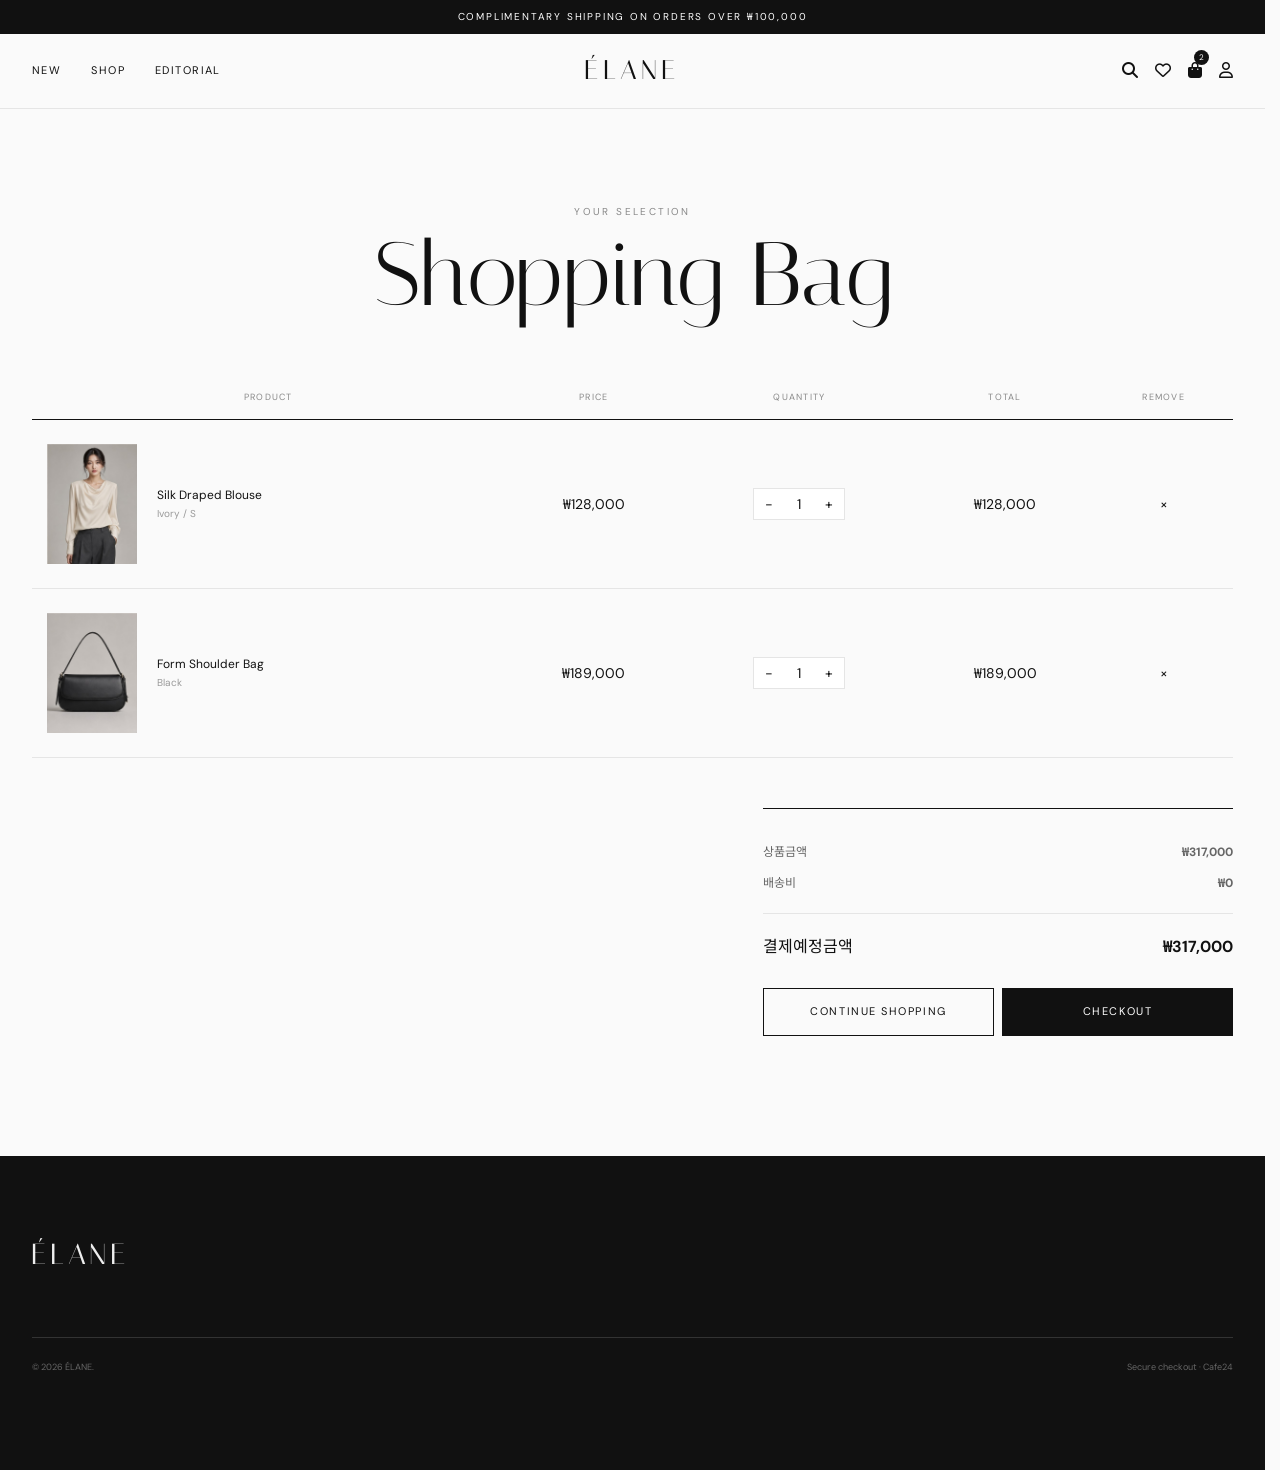
<file: public/cafe24/cart.html>
<!doctype html><html lang="ko"><head><meta charset="utf-8"><meta name="viewport" content="width=device-width,initial-scale=1,viewport-fit=cover"><title>Shopping Bag — ÉLANE</title><link rel="stylesheet" href="https://cdnjs.cloudflare.com/ajax/libs/font-awesome/6.7.2/css/all.min.css"><link rel="stylesheet" href="assets/css/style.css"></head><body><div class="announcement">Complimentary shipping on orders over ₩100,000</div><header class="site-header"><div class="site-header__main"><button class="site-header__mobile-button"><i class="fa-solid fa-bars"></i></button><nav class="site-header__nav"><a class="site-header__nav-link" href="index.html">New</a><a class="site-header__nav-link" href="product_list.html">Shop</a><a class="site-header__nav-link" href="lookbook.html">Editorial</a></nav><a class="site-header__logo" href="index.html">ÉLANE</a><div class="site-header__utils"><button class="site-header__util"><i class="fa-solid fa-magnifying-glass"></i></button><a class="site-header__util" href="mypage.html"><i class="fa-regular fa-heart"></i></a><a class="site-header__util" href="cart.html"><i class="fa-solid fa-bag-shopping"></i><span class="site-header__badge">2</span></a><a class="site-header__util" href="mypage.html"><i class="fa-regular fa-user"></i></a></div></div></header><aside class="mobile-menu"><button class="mobile-menu__close">×</button><a class="mobile-menu__link" href="index.html">New</a><a class="mobile-menu__link" href="product_list.html">Shop</a><a class="mobile-menu__link" href="lookbook.html">Editorial</a></aside><main module="Order_BasketPackage"><section class="page-hero"><p class="page-hero__eyebrow">Your selection</p><h1 class="page-hero__title">Shopping Bag</h1></section><div class="container"><div class="table-wrap"><table class="cart-table" module="Order_normallist"><thead><tr><th>PRODUCT</th><th>PRICE</th><th>QUANTITY</th><th>TOTAL</th><th>REMOVE</th></tr></thead><tbody><tr><td><div class="cart-table__product"><img class="cart-table__image" src="assets/images/product-1-front.jpg" alt="Silk Draped Blouse"><div><p class="cart-table__name">Silk Draped Blouse</p><p class="cart-table__option">Ivory / S</p></div></div></td><td>₩128,000</td><td><div class="quantity" data-quantity><button data-action="minus">−</button><input value="1" aria-label="수량"><button data-action="plus">+</button></div></td><td>₩128,000</td><td><button aria-label="삭제">×</button></td></tr><tr><td><div class="cart-table__product"><img class="cart-table__image" src="assets/images/product-3-front.jpg" alt="Form Shoulder Bag"><div><p class="cart-table__name">Form Shoulder Bag</p><p class="cart-table__option">Black</p></div></div></td><td>₩189,000</td><td><div class="quantity" data-quantity><button data-action="minus">−</button><input value="1" aria-label="수량"><button data-action="plus">+</button></div></td><td>₩189,000</td><td><button aria-label="삭제">×</button></td></tr></tbody></table></div><div class="cart-summary" module="Order_TotalSummary"><div class="cart-summary__row"><span>상품금액</span><strong>₩317,000</strong></div><div class="cart-summary__row"><span>배송비</span><strong>₩0</strong></div><div class="cart-summary__row cart-summary__row--total"><span>결제예정금액</span><strong>₩317,000</strong></div><div class="cart-summary__actions"><a class="button button--outline" href="product_list.html">Continue shopping</a><button class="button">Checkout</button></div></div></div></main><footer class="site-footer"><div class="container"><div class="site-footer__brand">ÉLANE</div><div class="site-footer__bottom"><p>© 2026 ÉLANE.</p><span>Secure checkout · Cafe24</span></div></div></footer><button class="top-button">TOP</button><nav class="mobile-bar"><a class="mobile-bar__link" href="index.html"><i class="fa-solid fa-house"></i>HOME</a><a class="mobile-bar__link" href="product_list.html"><i class="fa-solid fa-bars"></i>CATEGORY</a><a class="mobile-bar__link" href="mypage.html"><i class="fa-regular fa-heart"></i>WISH</a><a class="mobile-bar__link" href="cart.html"><i class="fa-solid fa-bag-shopping"></i>CART</a><a class="mobile-bar__link" href="mypage.html"><i class="fa-regular fa-user"></i>MY</a></nav><script src="assets/js/script.js"></script></body></html>
</file>
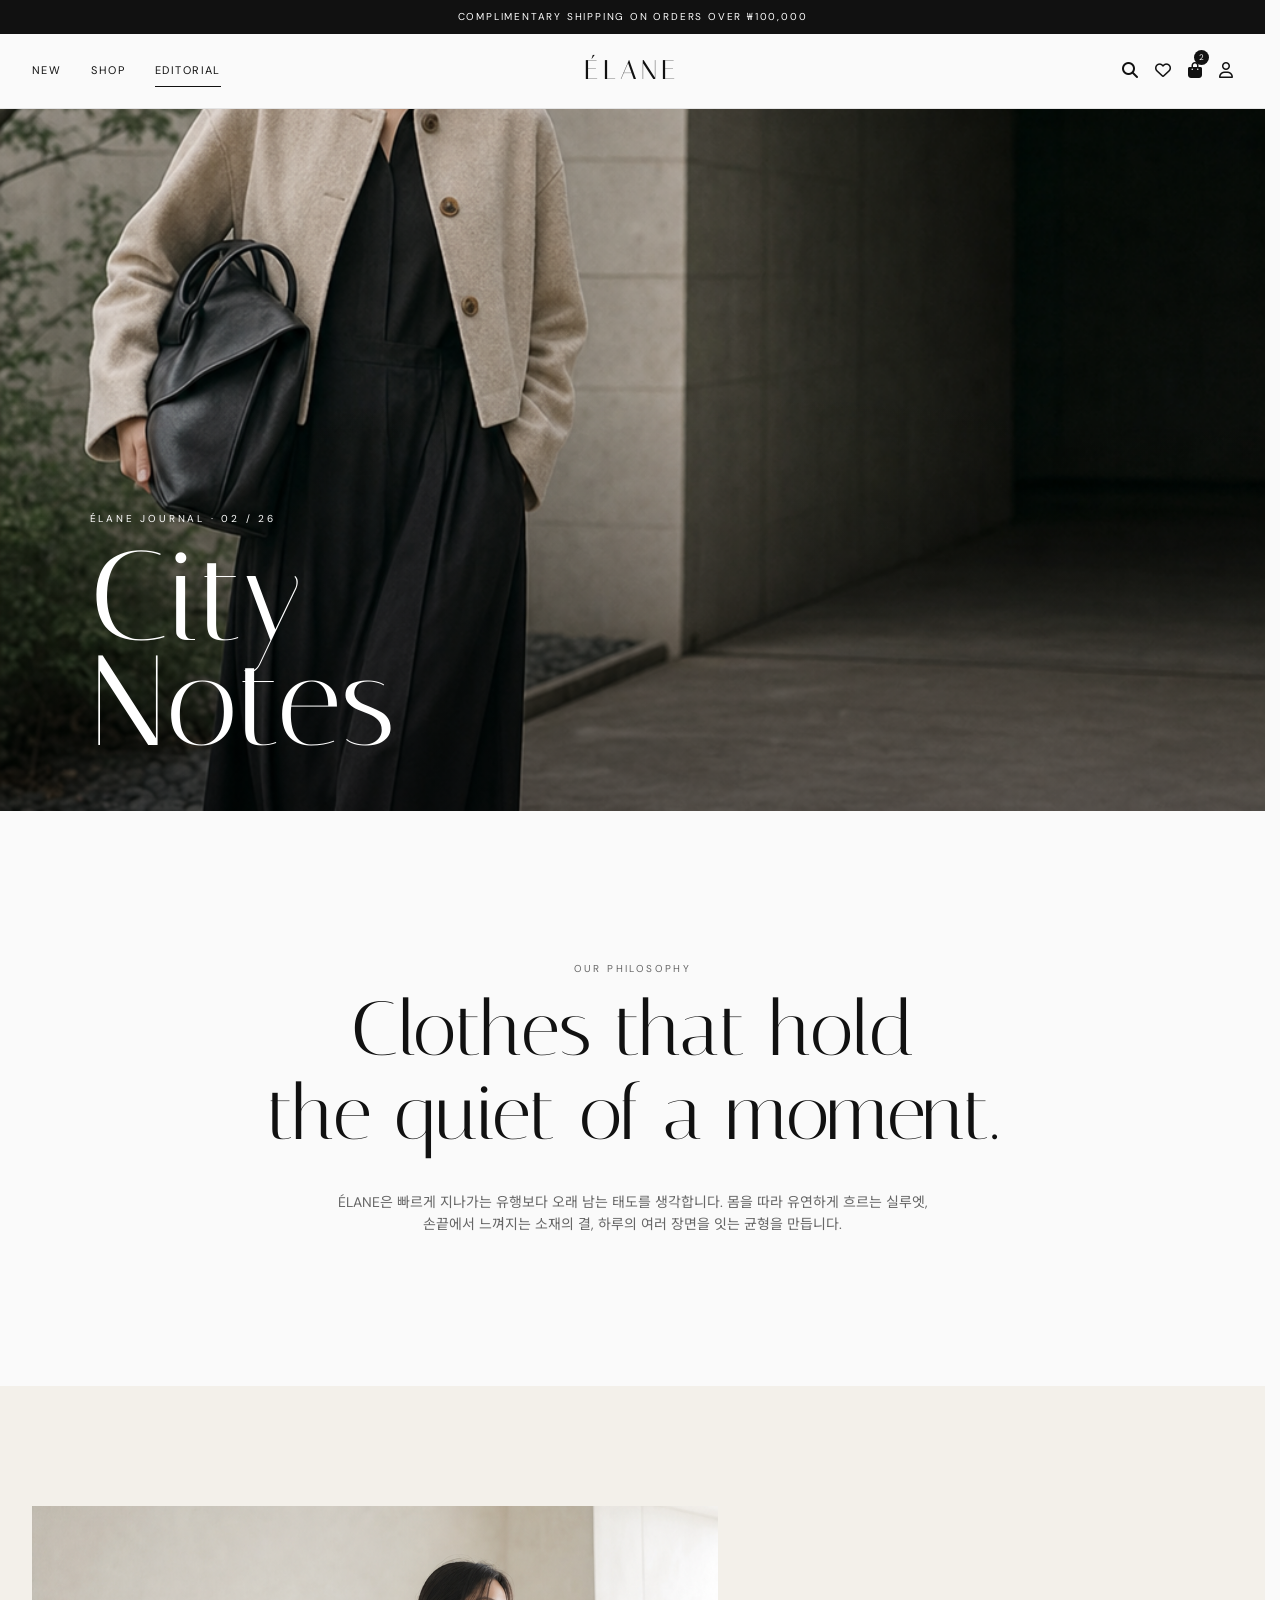
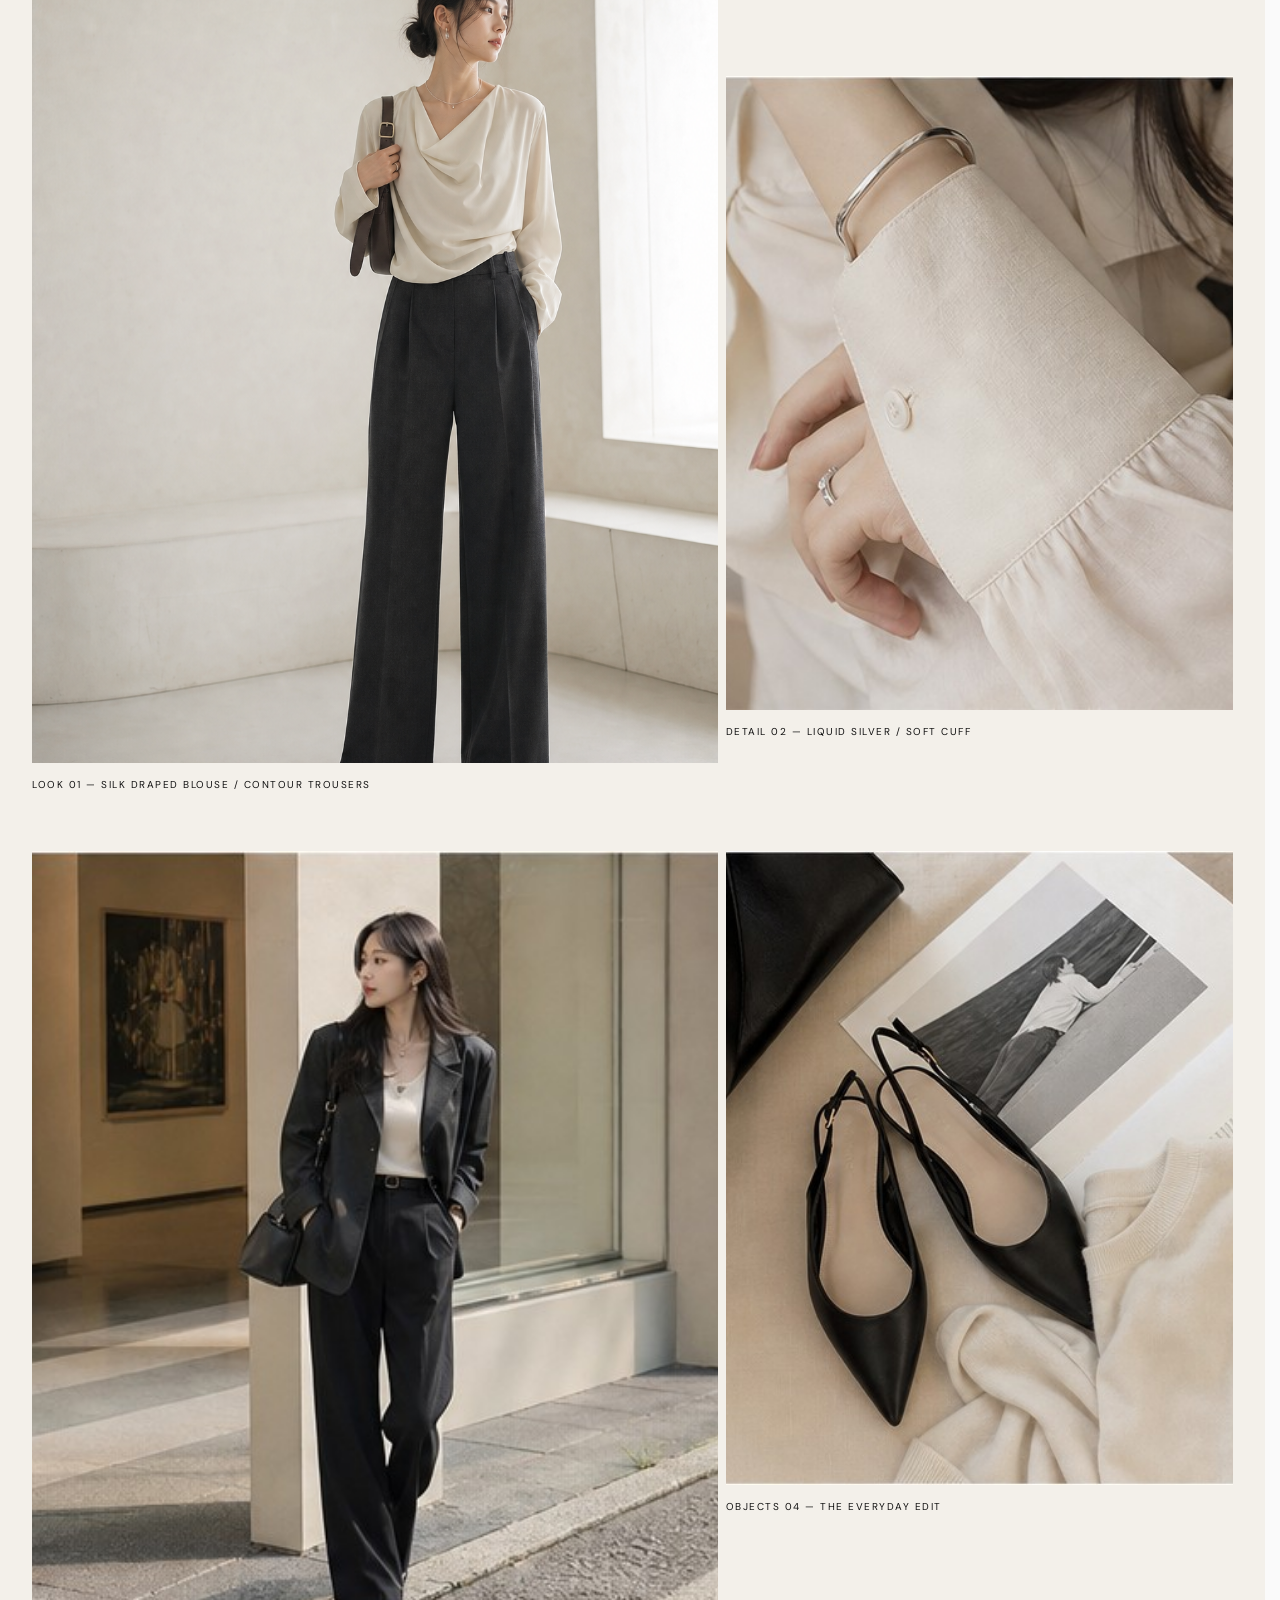
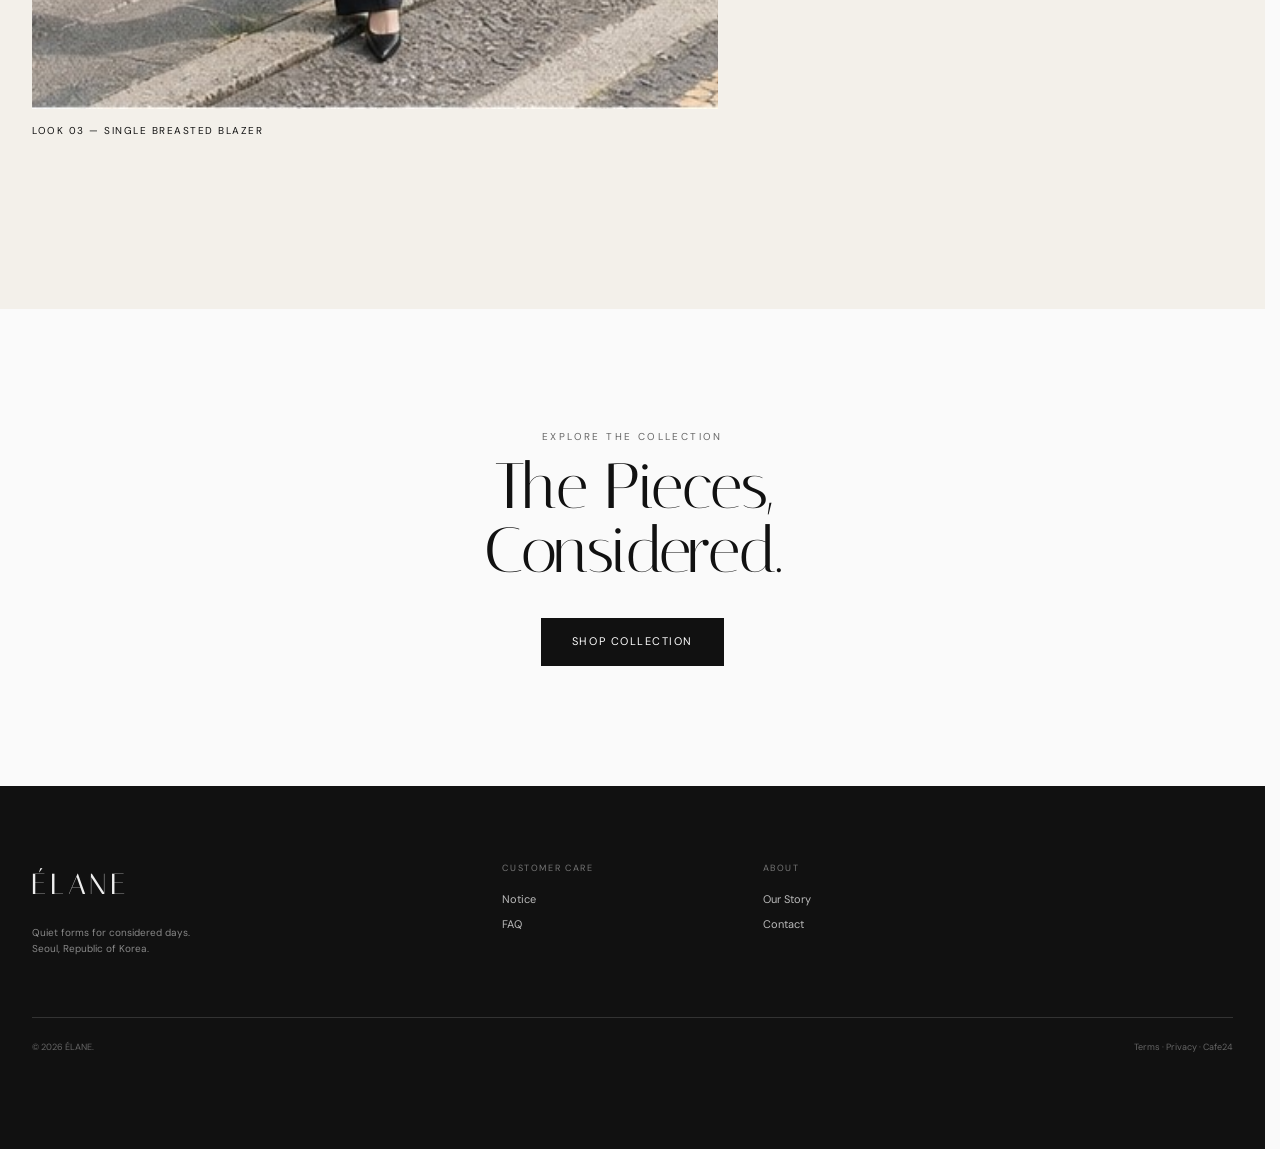
<file: public/cafe24/lookbook.html>
<!doctype html><html lang="ko"><head><meta charset="utf-8"><meta name="viewport" content="width=device-width,initial-scale=1,viewport-fit=cover"><title>Editorial — ÉLANE</title><link rel="stylesheet" href="https://cdnjs.cloudflare.com/ajax/libs/font-awesome/6.7.2/css/all.min.css"><link rel="stylesheet" href="assets/css/style.css"></head><body><div class="announcement">Complimentary shipping on orders over ₩100,000</div><header class="site-header"><div class="site-header__main"><button class="site-header__mobile-button"><i class="fa-solid fa-bars"></i></button><nav class="site-header__nav"><a class="site-header__nav-link" href="index.html">New</a><a class="site-header__nav-link" href="product_list.html">Shop</a><a class="site-header__nav-link is-active" href="lookbook.html">Editorial</a></nav><a class="site-header__logo" href="index.html">ÉLANE</a><div class="site-header__utils"><button class="site-header__util"><i class="fa-solid fa-magnifying-glass"></i></button><a class="site-header__util" href="mypage.html"><i class="fa-regular fa-heart"></i></a><a class="site-header__util" href="cart.html"><i class="fa-solid fa-bag-shopping"></i><span class="site-header__badge">2</span></a><a class="site-header__util" href="mypage.html"><i class="fa-regular fa-user"></i></a></div></div></header><aside class="mobile-menu"><button class="mobile-menu__close">×</button><a class="mobile-menu__link" href="index.html">New</a><a class="mobile-menu__link" href="product_list.html">Shop</a><a class="mobile-menu__link" href="lookbook.html">Editorial</a></aside><main module="board_list_8"><section class="lookbook-hero"><img src="assets/images/hero-secondary.png" alt="ÉLANE City Notes 룩북"><div class="lookbook-hero__content"><p class="hero__kicker">ÉLANE JOURNAL · 02 / 26</p><h1 class="lookbook-hero__title">City<br>Notes</h1></div></section><section class="manifesto"><p class="section__eyebrow">Our philosophy</p><h2 class="manifesto__title">Clothes that hold<br>the quiet of a moment.</h2><p class="manifesto__copy">ÉLANE은 빠르게 지나가는 유행보다 오래 남는 태도를 생각합니다. 몸을 따라 유연하게 흐르는 실루엣, 손끝에서 느껴지는 소재의 결, 하루의 여러 장면을 잇는 균형을 만듭니다.</p></section><section class="section editorial"><div class="container lookbook-grid"><figure class="lookbook-grid__item"><img src="assets/images/hero-main.png" alt="The Quiet Gesture 룩 1"><figcaption class="lookbook-grid__caption">LOOK 01 — SILK DRAPED BLOUSE / CONTOUR TROUSERS</figcaption></figure><figure class="lookbook-grid__item"><img src="assets/images/instagram-2.jpg" alt="The Quiet Gesture 디테일"><figcaption class="lookbook-grid__caption">DETAIL 02 — LIQUID SILVER / SOFT CUFF</figcaption></figure><figure class="lookbook-grid__item"><img src="assets/images/instagram-4.jpg" alt="City Notes 룩 2"><figcaption class="lookbook-grid__caption">LOOK 03 — SINGLE BREASTED BLAZER</figcaption></figure><figure class="lookbook-grid__item"><img src="assets/images/instagram-5.jpg" alt="City Notes 플랫레이"><figcaption class="lookbook-grid__caption">OBJECTS 04 — THE EVERYDAY EDIT</figcaption></figure></div></section><section class="section"><div class="container" style="text-align:center"><p class="section__eyebrow">Explore the collection</p><h2 class="section__heading" style="margin-bottom:35px">The Pieces,<br>Considered.</h2><a class="button" href="product_list.html">Shop collection</a></div></section></main><footer class="site-footer"><div class="container"><div class="site-footer__grid"><div class="site-footer__brand-wrap"><div class="site-footer__brand">ÉLANE</div><p class="site-footer__copy">Quiet forms for considered days.<br>Seoul, Republic of Korea.</p></div><div><p class="site-footer__title">CUSTOMER CARE</p><a class="site-footer__link" href="#">Notice</a><a class="site-footer__link" href="#">FAQ</a></div><div><p class="site-footer__title">ABOUT</p><a class="site-footer__link" href="lookbook.html">Our Story</a><a class="site-footer__link" href="#">Contact</a></div></div><div class="site-footer__bottom"><p>© 2026 ÉLANE.</p><span>Terms · Privacy · Cafe24</span></div></div></footer><button class="top-button">TOP</button><nav class="mobile-bar"><a class="mobile-bar__link" href="index.html"><i class="fa-solid fa-house"></i>HOME</a><a class="mobile-bar__link" href="product_list.html"><i class="fa-solid fa-bars"></i>CATEGORY</a><a class="mobile-bar__link" href="mypage.html"><i class="fa-regular fa-heart"></i>WISH</a><a class="mobile-bar__link" href="cart.html"><i class="fa-solid fa-bag-shopping"></i>CART</a><a class="mobile-bar__link" href="mypage.html"><i class="fa-regular fa-user"></i>MY</a></nav><script src="assets/js/script.js"></script></body></html>
</file>
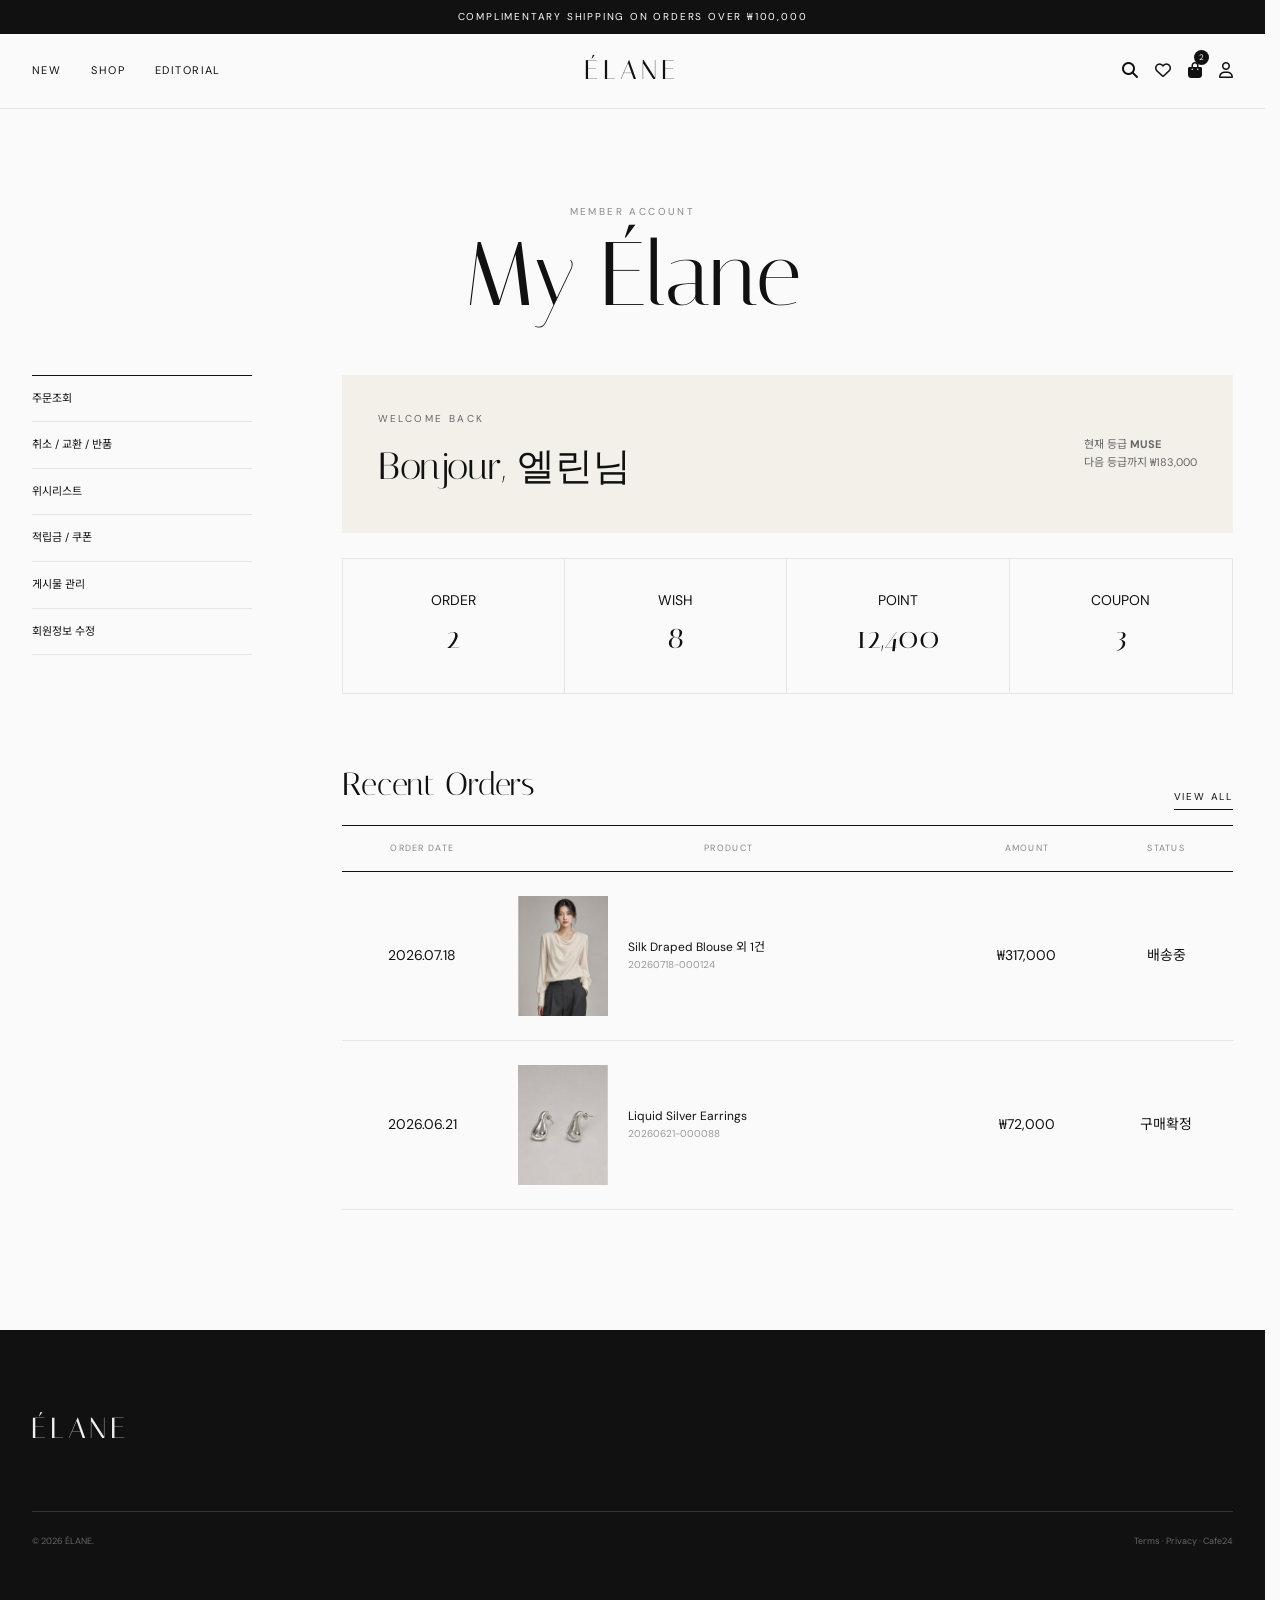
<file: public/cafe24/mypage.html>
<!doctype html><html lang="ko"><head><meta charset="utf-8"><meta name="viewport" content="width=device-width,initial-scale=1,viewport-fit=cover"><title>My ÉLANE</title><link rel="stylesheet" href="https://cdnjs.cloudflare.com/ajax/libs/font-awesome/6.7.2/css/all.min.css"><link rel="stylesheet" href="assets/css/style.css"></head><body><div class="announcement">Complimentary shipping on orders over ₩100,000</div><header class="site-header"><div class="site-header__main"><button class="site-header__mobile-button"><i class="fa-solid fa-bars"></i></button><nav class="site-header__nav"><a class="site-header__nav-link" href="index.html">New</a><a class="site-header__nav-link" href="product_list.html">Shop</a><a class="site-header__nav-link" href="lookbook.html">Editorial</a></nav><a class="site-header__logo" href="index.html">ÉLANE</a><div class="site-header__utils"><button class="site-header__util"><i class="fa-solid fa-magnifying-glass"></i></button><a class="site-header__util" href="mypage.html"><i class="fa-regular fa-heart"></i></a><a class="site-header__util" href="cart.html"><i class="fa-solid fa-bag-shopping"></i><span class="site-header__badge">2</span></a><a class="site-header__util" href="mypage.html"><i class="fa-regular fa-user"></i></a></div></div></header><aside class="mobile-menu"><button class="mobile-menu__close">×</button><a class="mobile-menu__link" href="index.html">New</a><a class="mobile-menu__link" href="product_list.html">Shop</a><a class="mobile-menu__link" href="lookbook.html">Editorial</a></aside><main module="myshop_main"><section class="page-hero"><p class="page-hero__eyebrow">Member account</p><h1 class="page-hero__title">My Élane</h1></section><div class="container mypage"><nav class="mypage__nav" module="Layout_Myshop"><a href="#">주문조회</a><a href="#">취소 / 교환 / 반품</a><a href="#">위시리스트</a><a href="#">적립금 / 쿠폰</a><a href="#">게시물 관리</a><a href="#">회원정보 수정</a></nav><section><div class="mypage__welcome" module="myshop_asyncbenefit"><div><p class="section__eyebrow">Welcome back</p><h2>Bonjour, 엘린님</h2></div><p class="mypage__benefit">현재 등급 <strong>MUSE</strong><br>다음 등급까지 ₩183,000</p></div><div class="mypage__stats"><div class="mypage__stat"><span>ORDER</span><strong>2</strong></div><div class="mypage__stat"><span>WISH</span><strong>8</strong></div><div class="mypage__stat"><span>POINT</span><strong>12,400</strong></div><div class="mypage__stat"><span>COUPON</span><strong>3</strong></div></div><div class="order-list" module="myshop_orderstate"><div class="order-list__head"><h3>Recent Orders</h3><a class="text-link" href="#">View all</a></div><div class="table-wrap"><table class="cart-table"><thead><tr><th>ORDER DATE</th><th>PRODUCT</th><th>AMOUNT</th><th>STATUS</th></tr></thead><tbody><tr><td>2026.07.18</td><td><div class="cart-table__product"><img class="cart-table__image" src="assets/images/product-1-front.jpg" alt="Silk Draped Blouse"><div><p class="cart-table__name">Silk Draped Blouse 외 1건</p><p class="cart-table__option">20260718-000124</p></div></div></td><td>₩317,000</td><td>배송중</td></tr><tr><td>2026.06.21</td><td><div class="cart-table__product"><img class="cart-table__image" src="assets/images/product-4-front.jpg" alt="Liquid Silver Earrings"><div><p class="cart-table__name">Liquid Silver Earrings</p><p class="cart-table__option">20260621-000088</p></div></div></td><td>₩72,000</td><td>구매확정</td></tr></tbody></table></div></div></section></div></main><footer class="site-footer"><div class="container"><div class="site-footer__brand">ÉLANE</div><div class="site-footer__bottom"><p>© 2026 ÉLANE.</p><span>Terms · Privacy · Cafe24</span></div></div></footer><button class="top-button">TOP</button><nav class="mobile-bar"><a class="mobile-bar__link" href="index.html"><i class="fa-solid fa-house"></i>HOME</a><a class="mobile-bar__link" href="product_list.html"><i class="fa-solid fa-bars"></i>CATEGORY</a><a class="mobile-bar__link" href="mypage.html"><i class="fa-regular fa-heart"></i>WISH</a><a class="mobile-bar__link" href="cart.html"><i class="fa-solid fa-bag-shopping"></i>CART</a><a class="mobile-bar__link" href="mypage.html"><i class="fa-regular fa-user"></i>MY</a></nav><script src="assets/js/script.js"></script></body></html>
</file>
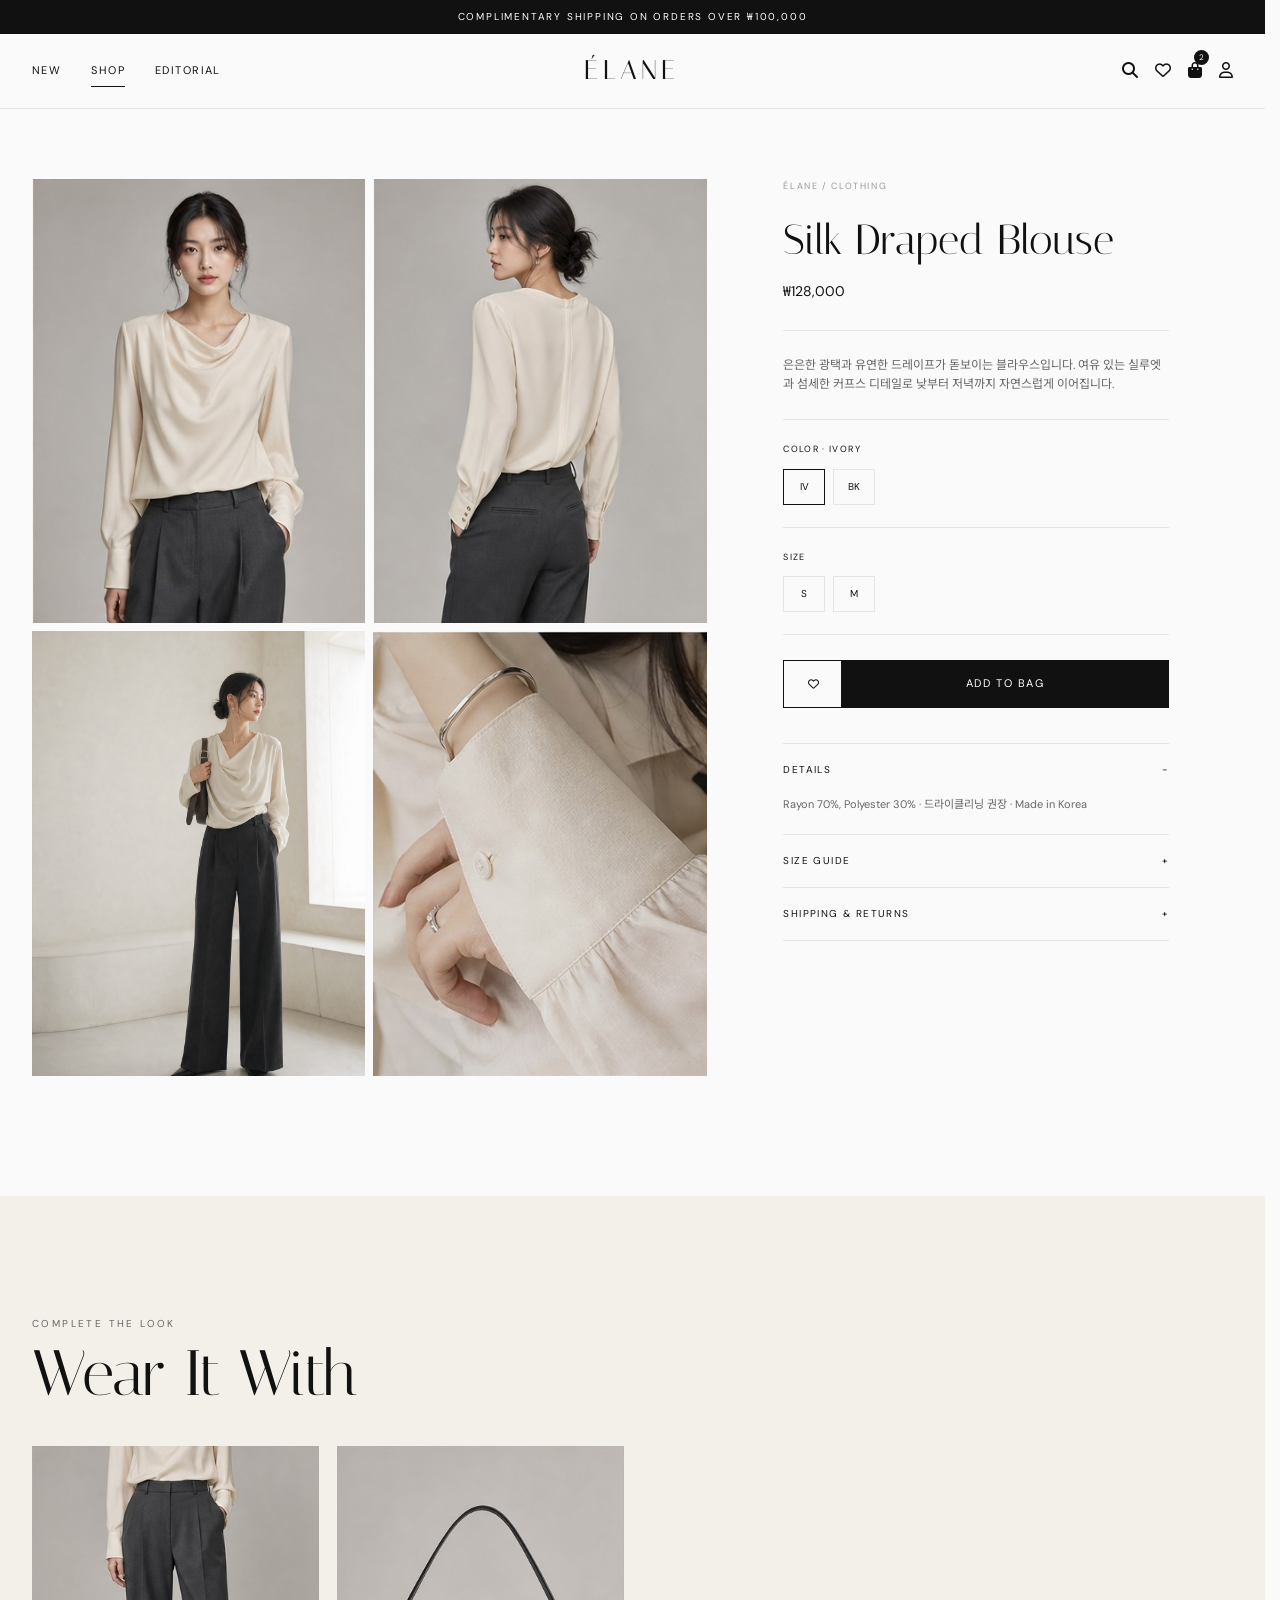
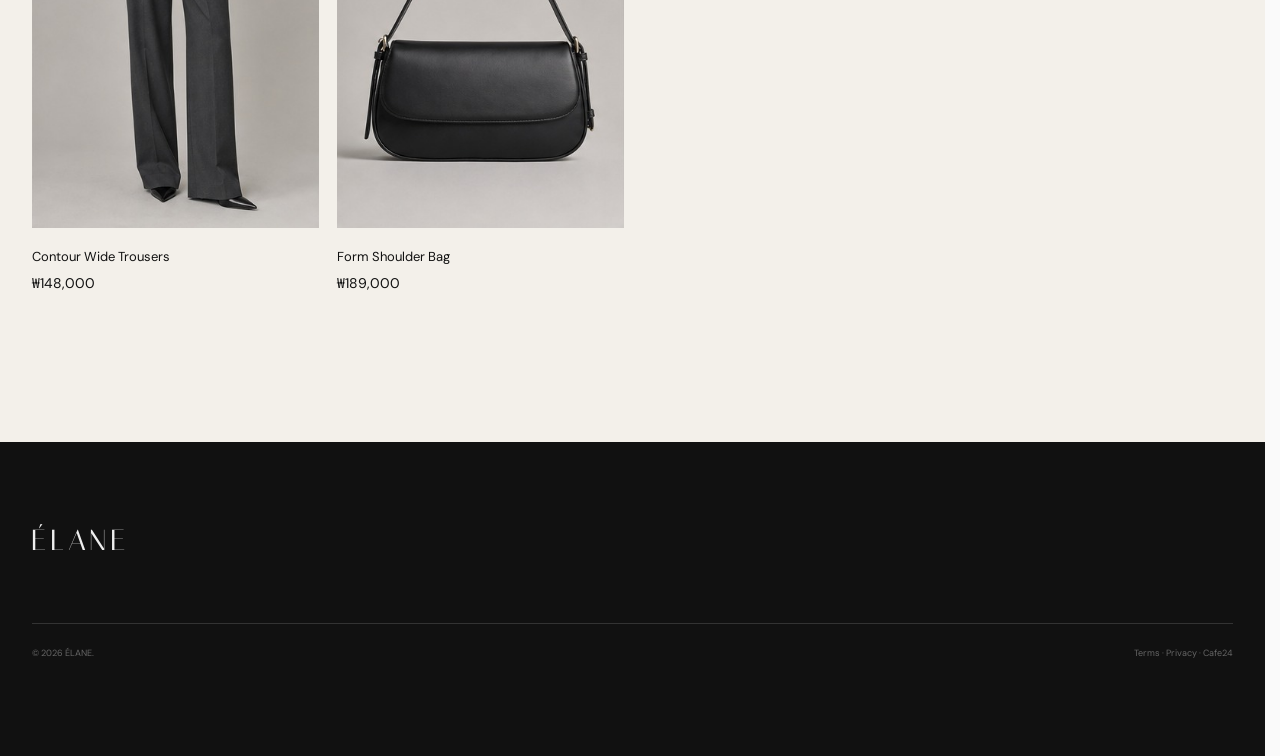
<file: public/cafe24/product_detail.html>
<!doctype html><html lang="ko"><head><meta charset="utf-8"><meta name="viewport" content="width=device-width,initial-scale=1,viewport-fit=cover"><title>Silk Draped Blouse — ÉLANE</title><link rel="stylesheet" href="https://cdnjs.cloudflare.com/ajax/libs/font-awesome/6.7.2/css/all.min.css"><link rel="stylesheet" href="assets/css/style.css"></head><body><div class="announcement">Complimentary shipping on orders over ₩100,000</div><header class="site-header"><div class="site-header__main"><button class="site-header__mobile-button" aria-label="메뉴 열기"><i class="fa-solid fa-bars"></i></button><nav class="site-header__nav"><a class="site-header__nav-link" href="index.html">New</a><a class="site-header__nav-link is-active" href="product_list.html">Shop</a><a class="site-header__nav-link" href="lookbook.html">Editorial</a></nav><a class="site-header__logo" href="index.html">ÉLANE</a><div class="site-header__utils"><button class="site-header__util"><i class="fa-solid fa-magnifying-glass"></i></button><a class="site-header__util" href="mypage.html"><i class="fa-regular fa-heart"></i></a><a class="site-header__util" href="cart.html"><i class="fa-solid fa-bag-shopping"></i><span class="site-header__badge">2</span></a><a class="site-header__util" href="mypage.html"><i class="fa-regular fa-user"></i></a></div></div></header><aside class="mobile-menu"><button class="mobile-menu__close">×</button><a class="mobile-menu__link" href="index.html">New</a><a class="mobile-menu__link" href="product_list.html">Shop</a><a class="mobile-menu__link" href="lookbook.html">Editorial</a></aside>
<main class="container detail" module="product_detail"><section class="detail__gallery" module="product_addimage"><img src="assets/images/product-1-front.jpg" alt="Silk Draped Blouse 정면"><img src="assets/images/product-1-alt.jpg" alt="Silk Draped Blouse 후면"><img src="assets/images/hero-main.png" alt="Silk Draped Blouse 전신 착용컷"><img src="assets/images/instagram-2.jpg" alt="Silk Draped Blouse 소매 디테일"></section><section class="detail__summary"><p class="detail__brand">ÉLANE / CLOTHING</p><h1 class="detail__name">Silk Draped Blouse</h1><p class="detail__price">₩128,000</p><p class="detail__desc">은은한 광택과 유연한 드레이프가 돋보이는 블라우스입니다. 여유 있는 실루엣과 섬세한 커프스 디테일로 낮부터 저녁까지 자연스럽게 이어집니다.</p><div class="option"><span class="option__label">COLOR · IVORY</span><div class="option__values"><button class="option__button is-active" aria-label="아이보리">IV</button><button class="option__button" aria-label="블랙">BK</button></div></div><div class="option"><span class="option__label">SIZE</span><div class="option__values"><button class="option__button">S</button><button class="option__button">M</button></div></div><div class="detail__actions"><button class="button button--outline" aria-label="위시리스트"><i class="fa-regular fa-heart"></i></button><a class="button" href="cart.html">Add to bag</a></div><div class="detail__accordions"><div class="accordion is-open"><button class="accordion__button" aria-expanded="true">DETAILS <span>−</span></button><div class="accordion__content">Rayon 70%, Polyester 30% · 드라이클리닝 권장 · Made in Korea</div></div><div class="accordion"><button class="accordion__button" aria-expanded="false">SIZE GUIDE <span>+</span></button><div class="accordion__content">S — 총장 62 / 어깨 39 / 가슴 49<br>M — 총장 63 / 어깨 40 / 가슴 51</div></div><div class="accordion"><button class="accordion__button" aria-expanded="false">SHIPPING & RETURNS <span>+</span></button><div class="accordion__content">결제 완료 후 2–4 영업일 내 출고됩니다. 수령 후 7일 이내 교환 및 반품 신청이 가능합니다.</div></div></div></section></main>
<section class="section editorial"><div class="container"><p class="section__eyebrow">Complete the look</p><h2 class="section__heading">Wear It With</h2><div class="product-grid" style="margin-top:40px"><article class="product-card"><a href="#"><div class="product-card__media"><img class="product-card__image" src="assets/images/product-2-front.jpg" alt="Contour Wide Trousers"><img class="product-card__image product-card__image--alt" src="assets/images/product-2-alt.jpg" alt="다른 각도"></div><div class="product-card__info"><h3 class="product-card__name">Contour Wide Trousers</h3><p>₩148,000</p></div></a></article><article class="product-card"><a href="#"><div class="product-card__media"><img class="product-card__image" src="assets/images/product-3-front.jpg" alt="Form Shoulder Bag"><img class="product-card__image product-card__image--alt" src="assets/images/product-3-alt.jpg" alt="다른 각도"></div><div class="product-card__info"><h3 class="product-card__name">Form Shoulder Bag</h3><p>₩189,000</p></div></a></article></div></div></section><footer class="site-footer"><div class="container"><div class="site-footer__brand">ÉLANE</div><div class="site-footer__bottom"><p>© 2026 ÉLANE.</p><span>Terms · Privacy · Cafe24</span></div></div></footer><button class="top-button">TOP</button><nav class="mobile-bar"><a class="mobile-bar__link" href="index.html"><i class="fa-solid fa-house"></i>HOME</a><a class="mobile-bar__link" href="product_list.html"><i class="fa-solid fa-bars"></i>CATEGORY</a><a class="mobile-bar__link" href="mypage.html"><i class="fa-regular fa-heart"></i>WISH</a><a class="mobile-bar__link" href="cart.html"><i class="fa-solid fa-bag-shopping"></i>CART</a><a class="mobile-bar__link" href="mypage.html"><i class="fa-regular fa-user"></i>MY</a></nav><script src="assets/js/script.js"></script></body></html>
</file>
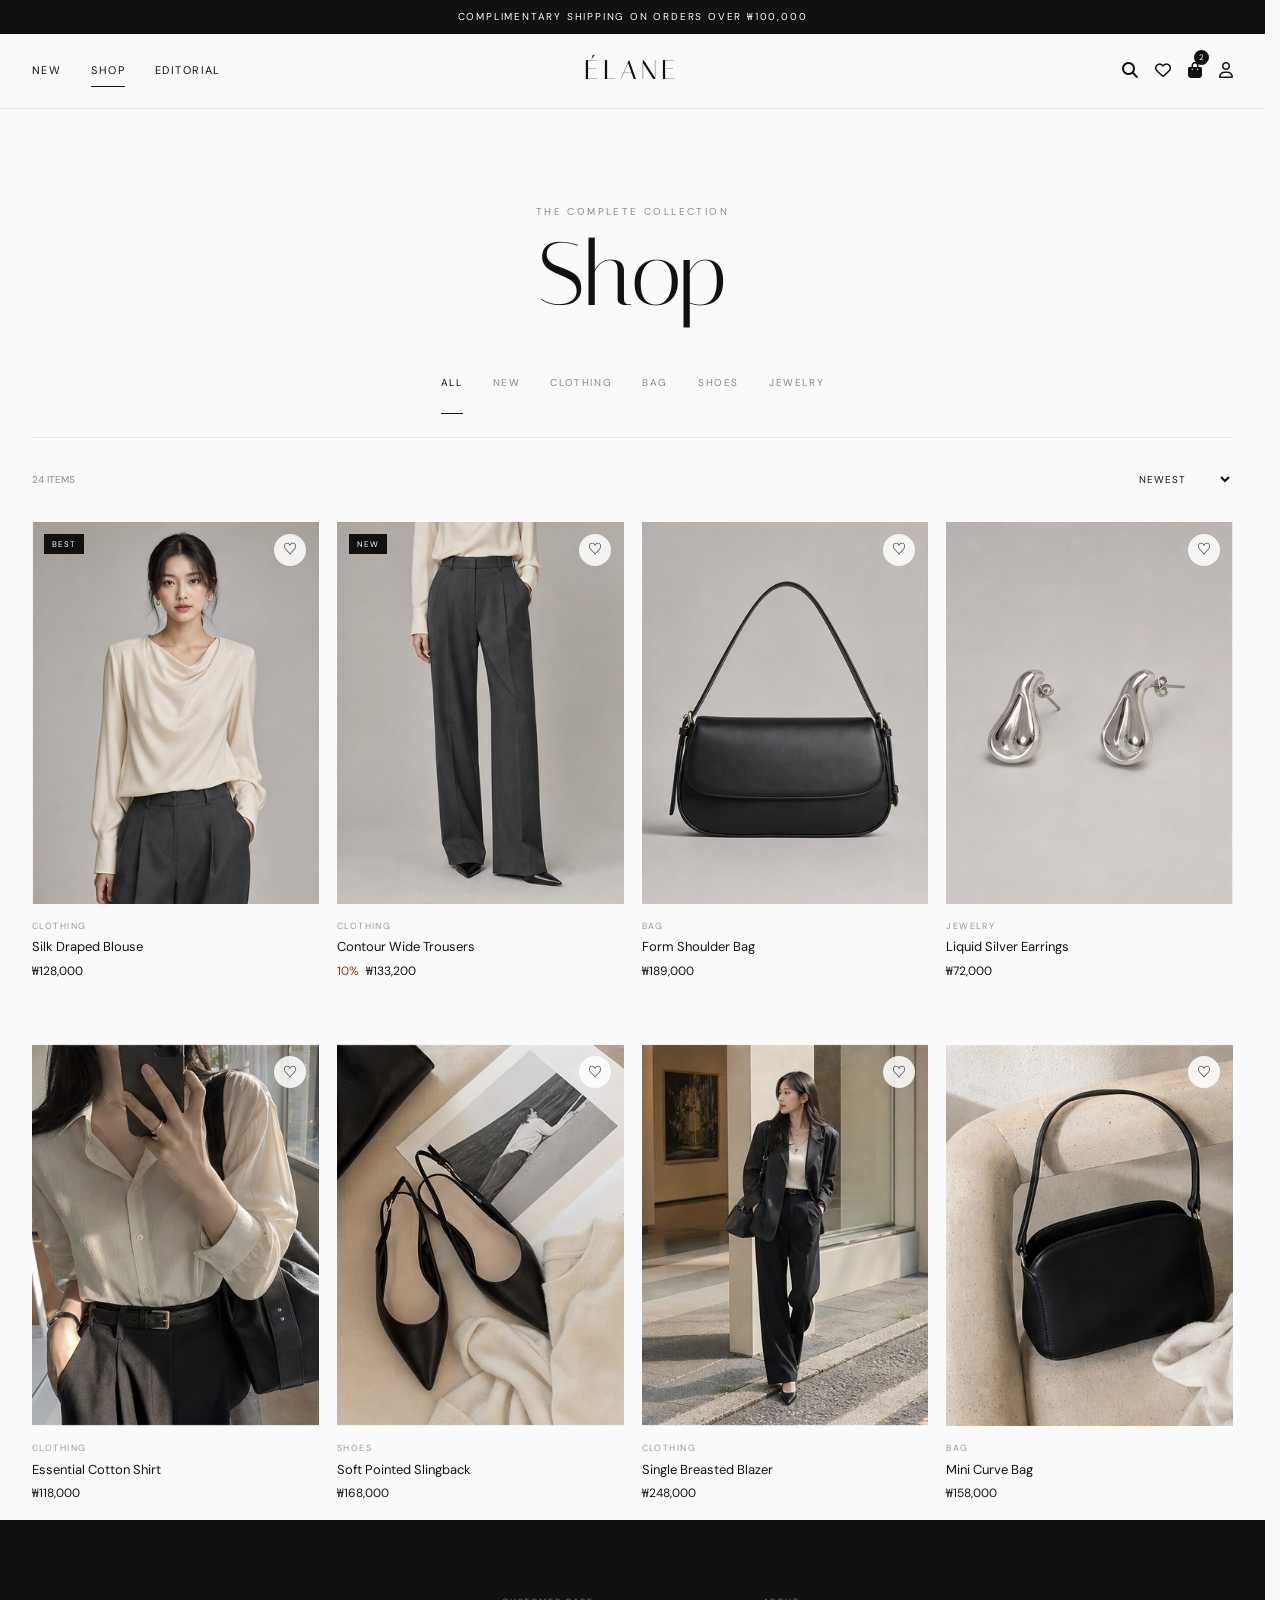
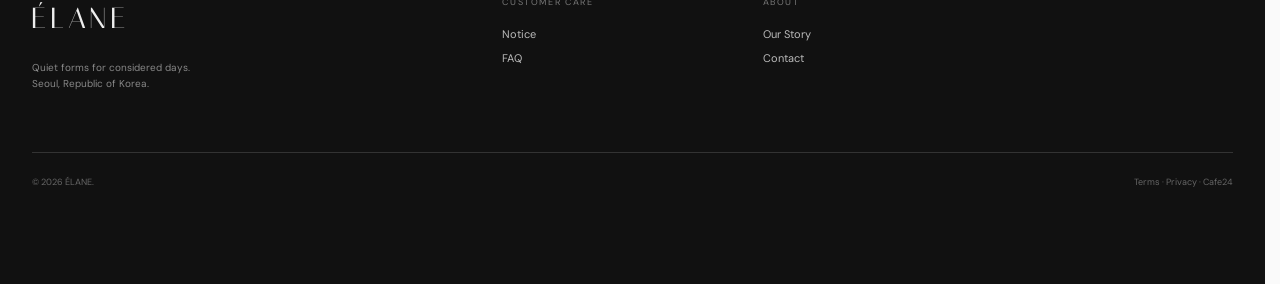
<file: public/cafe24/product_list.html>
<!doctype html><html lang="ko"><head><meta charset="utf-8"><meta name="viewport" content="width=device-width,initial-scale=1,viewport-fit=cover"><title>Shop — ÉLANE</title><link rel="stylesheet" href="https://cdnjs.cloudflare.com/ajax/libs/font-awesome/6.7.2/css/all.min.css"><link rel="stylesheet" href="assets/css/style.css"></head><body>
<div class="announcement">Complimentary shipping on orders over ₩100,000</div><header class="site-header" module="Layout_header"><div class="site-header__main"><button class="site-header__mobile-button" aria-label="메뉴 열기"><i class="fa-solid fa-bars"></i></button><nav class="site-header__nav"><a class="site-header__nav-link" href="index.html">New</a><a class="site-header__nav-link is-active" href="product_list.html">Shop</a><a class="site-header__nav-link" href="lookbook.html">Editorial</a></nav><a class="site-header__logo" href="index.html">ÉLANE</a><div class="site-header__utils"><button class="site-header__util" aria-label="검색"><i class="fa-solid fa-magnifying-glass"></i></button><a class="site-header__util" href="mypage.html"><i class="fa-regular fa-heart"></i></a><a class="site-header__util" href="cart.html"><i class="fa-solid fa-bag-shopping"></i><span class="site-header__badge">2</span></a><a class="site-header__util" href="mypage.html"><i class="fa-regular fa-user"></i></a></div></div></header><aside class="mobile-menu"><button class="mobile-menu__close">×</button><a class="mobile-menu__link" href="index.html">New</a><a class="mobile-menu__link" href="product_list.html">Shop</a><a class="mobile-menu__link" href="lookbook.html">Editorial</a></aside>
<main module="product_list"><section class="page-hero"><p class="page-hero__eyebrow">The complete collection</p><h1 class="page-hero__title">Shop</h1></section><div class="container"><nav class="category-nav" module="product_menupackage"><a class="category-nav__link is-active" href="#">ALL</a><a class="category-nav__link" href="#">NEW</a><a class="category-nav__link" href="#">CLOTHING</a><a class="category-nav__link" href="#">BAG</a><a class="category-nav__link" href="#">SHOES</a><a class="category-nav__link" href="#">JEWELRY</a></nav><div class="list-toolbar"><p class="list-toolbar__count">24 ITEMS</p><select class="list-toolbar__select" aria-label="상품 정렬"><option>NEWEST</option><option>LOW PRICE</option><option>BEST SELLING</option></select></div>
<div class="product-grid" module="product_listnormal">
<article class="product-card" id="anchorBoxId_1"><a href="product_detail.html"><div class="product-card__media"><span class="product-card__label">BEST</span><img class="product-card__image" src="assets/images/product-1-front.jpg" alt="Silk Draped Blouse"><img class="product-card__image product-card__image--alt" src="assets/images/product-1-alt.jpg" alt="Silk Draped Blouse 다른 각도"></div><div class="product-card__info"><p class="product-card__category">Clothing</p><h2 class="product-card__name">Silk Draped Blouse</h2><p class="product-card__price">₩128,000</p></div></a><button class="product-card__wish">♡</button></article>
<article class="product-card"><a href="product_detail.html"><div class="product-card__media"><span class="product-card__label">NEW</span><img class="product-card__image" src="assets/images/product-2-front.jpg" alt="Contour Wide Trousers"><img class="product-card__image product-card__image--alt" src="assets/images/product-2-alt.jpg" alt="Contour Wide Trousers 다른 각도"></div><div class="product-card__info"><p class="product-card__category">Clothing</p><h2 class="product-card__name">Contour Wide Trousers</h2><p class="product-card__price"><span class="product-card__sale">10%</span>₩133,200</p></div></a><button class="product-card__wish">♡</button></article>
<article class="product-card"><a href="product_detail.html"><div class="product-card__media"><img class="product-card__image" src="assets/images/product-3-front.jpg" alt="Form Shoulder Bag"><img class="product-card__image product-card__image--alt" src="assets/images/product-3-alt.jpg" alt="Form Shoulder Bag 다른 각도"></div><div class="product-card__info"><p class="product-card__category">Bag</p><h2 class="product-card__name">Form Shoulder Bag</h2><p class="product-card__price">₩189,000</p></div></a><button class="product-card__wish">♡</button></article>
<article class="product-card"><a href="product_detail.html"><div class="product-card__media"><img class="product-card__image" src="assets/images/product-4-front.jpg" alt="Liquid Silver Earrings"><img class="product-card__image product-card__image--alt" src="assets/images/product-4-alt.jpg" alt="Liquid Silver Earrings 다른 각도"></div><div class="product-card__info"><p class="product-card__category">Jewelry</p><h2 class="product-card__name">Liquid Silver Earrings</h2><p class="product-card__price">₩72,000</p></div></a><button class="product-card__wish">♡</button></article>
<article class="product-card"><a href="product_detail.html"><div class="product-card__media"><img class="product-card__image" src="assets/images/instagram-6.jpg" alt="Essential Cotton Shirt"><img class="product-card__image product-card__image--alt" src="assets/images/instagram-1.jpg" alt="Essential Cotton Shirt 착용컷"></div><div class="product-card__info"><p class="product-card__category">Clothing</p><h2 class="product-card__name">Essential Cotton Shirt</h2><p class="product-card__price">₩118,000</p></div></a><button class="product-card__wish">♡</button></article>
<article class="product-card"><a href="product_detail.html"><div class="product-card__media"><img class="product-card__image" src="assets/images/instagram-5.jpg" alt="Soft Pointed Slingback"><img class="product-card__image product-card__image--alt" src="assets/images/hero-secondary.png" alt="Soft Pointed Slingback 착용컷"></div><div class="product-card__info"><p class="product-card__category">Shoes</p><h2 class="product-card__name">Soft Pointed Slingback</h2><p class="product-card__price">₩168,000</p></div></a><button class="product-card__wish">♡</button></article>
<article class="product-card"><a href="product_detail.html"><div class="product-card__media"><img class="product-card__image" src="assets/images/instagram-4.jpg" alt="Single Breasted Blazer"><img class="product-card__image product-card__image--alt" src="assets/images/hero-secondary.png" alt="Single Breasted Blazer 다른 각도"></div><div class="product-card__info"><p class="product-card__category">Clothing</p><h2 class="product-card__name">Single Breasted Blazer</h2><p class="product-card__price">₩248,000</p></div></a><button class="product-card__wish">♡</button></article>
<article class="product-card"><a href="product_detail.html"><div class="product-card__media"><img class="product-card__image" src="assets/images/instagram-3.jpg" alt="Mini Curve Bag"><img class="product-card__image product-card__image--alt" src="assets/images/product-3-alt.jpg" alt="Mini Curve Bag 다른 각도"></div><div class="product-card__info"><p class="product-card__category">Bag</p><h2 class="product-card__name">Mini Curve Bag</h2><p class="product-card__price">₩158,000</p></div></a><button class="product-card__wish">♡</button></article>
</div></div></main>
<footer class="site-footer"><div class="container"><div class="site-footer__grid"><div class="site-footer__brand-wrap"><div class="site-footer__brand">ÉLANE</div><p class="site-footer__copy">Quiet forms for considered days.<br>Seoul, Republic of Korea.</p></div><div><p class="site-footer__title">CUSTOMER CARE</p><a class="site-footer__link" href="#">Notice</a><a class="site-footer__link" href="#">FAQ</a></div><div><p class="site-footer__title">ABOUT</p><a class="site-footer__link" href="lookbook.html">Our Story</a><a class="site-footer__link" href="#">Contact</a></div></div><div class="site-footer__bottom"><p>© 2026 ÉLANE.</p><span>Terms · Privacy · Cafe24</span></div></div></footer><button class="top-button">TOP</button><nav class="mobile-bar"><a class="mobile-bar__link" href="index.html"><i class="fa-solid fa-house"></i>HOME</a><a class="mobile-bar__link" href="product_list.html"><i class="fa-solid fa-bars"></i>CATEGORY</a><a class="mobile-bar__link" href="mypage.html"><i class="fa-regular fa-heart"></i>WISH</a><a class="mobile-bar__link" href="cart.html"><i class="fa-solid fa-bag-shopping"></i>CART</a><a class="mobile-bar__link" href="mypage.html"><i class="fa-regular fa-user"></i>MY</a></nav><script src="assets/js/script.js"></script></body></html>
</file>
<file: cafe24/assets/css/style.css>
@import url('https://fonts.googleapis.com/css2?family=DM+Sans:wght@300;400;500;600&family=Italiana&family=Noto+Sans+KR:wght@300;400;500;600&display=swap');

:root{--cream:#fafafa;--ink:#111;--gray:#666;--line:#e5e5e5;--paper:#f3f0ea;--white:#fff;--serif:'Italiana',serif;--sans:'DM Sans','Noto Sans KR',sans-serif;--header-h:108px}
*{box-sizing:border-box;margin:0;padding:0}html{scroll-behavior:smooth}body{background:var(--cream);color:var(--ink);font-family:var(--sans);font-size:14px;line-height:1.6;-webkit-font-smoothing:antialiased}body.is-locked{overflow:hidden}a{color:inherit;text-decoration:none}img{display:block;width:100%;height:auto}button,input,select,textarea{font:inherit;color:inherit}button{border:0;background:none;cursor:pointer}ul{list-style:none}.blind{position:absolute;width:1px;height:1px;overflow:hidden;clip:rect(0,0,0,0)}
.announcement{height:34px;display:flex;align-items:center;justify-content:center;background:#111;color:#fff;font-size:10px;letter-spacing:.18em;text-transform:uppercase}.site-header{position:relative;z-index:30;background:rgba(250,250,250,.98);border-bottom:1px solid var(--line)}.site-header__main{height:74px;max-width:1600px;margin:auto;padding:0 32px;display:grid;grid-template-columns:1fr auto 1fr;align-items:center}.site-header__logo{font-family:var(--serif);font-size:27px;letter-spacing:.16em}.site-header__nav{display:flex;gap:30px;justify-self:start}.site-header__nav-link{font-size:11px;letter-spacing:.13em;text-transform:uppercase;position:relative}.site-header__nav-link:after{content:'';position:absolute;left:0;right:100%;bottom:-7px;height:1px;background:#111;transition:.25s}.site-header__nav-link:hover:after,.site-header__nav-link.is-active:after{right:0}.site-header__utils{justify-self:end;display:flex;gap:17px}.site-header__util{position:relative;font-size:16px}.site-header__badge{position:absolute;right:-7px;top:-8px;min-width:15px;height:15px;padding:0 3px;border-radius:9px;background:#111;color:#fff;font-size:8px;display:grid;place-items:center}.site-header__mobile-button{display:none}.mobile-menu{display:none}.container{width:min(1480px,calc(100% - 64px));margin-inline:auto}.section{padding:120px 0}.section--tight{padding:80px 0}.section__eyebrow{font-size:10px;letter-spacing:.24em;text-transform:uppercase;color:var(--gray);margin-bottom:10px}.section__heading{font-family:var(--serif);font-size:clamp(36px,5vw,68px);font-weight:400;letter-spacing:-.02em;line-height:1}.section__head{display:flex;align-items:end;justify-content:space-between;margin-bottom:44px}.text-link{display:inline-flex;gap:10px;align-items:center;font-size:10px;letter-spacing:.18em;text-transform:uppercase;border-bottom:1px solid #111;padding-bottom:4px}.button{min-height:48px;padding:0 30px;display:inline-flex;align-items:center;justify-content:center;border:1px solid #111;background:#111;color:#fff;font-size:11px;letter-spacing:.14em;text-transform:uppercase;transition:.25s}.button:hover{background:transparent;color:#111}.button--light{background:#fff;color:#111;border-color:#fff}.button--outline{background:transparent;color:#111}.button--full{width:100%}
.hero{height:calc(100vh - var(--header-h));min-height:640px;position:relative;overflow:hidden}.hero__slide{height:100%;position:relative}.hero__image{height:100%;object-fit:cover}.hero__shade{position:absolute;inset:0;background:linear-gradient(90deg,rgba(0,0,0,.22),transparent 55%)}.hero__content{position:absolute;z-index:2;left:7vw;bottom:12%;color:#fff;max-width:600px}.hero__content--right{left:auto;right:7vw;text-align:right}.hero__kicker{font-size:10px;letter-spacing:.28em;text-transform:uppercase;margin-bottom:20px}.hero__title{font-family:var(--serif);font-size:clamp(60px,8vw,132px);line-height:.84;font-weight:400;margin-bottom:28px}.hero__copy{font-size:13px;max-width:430px;margin-bottom:30px}.hero__content--right .hero__copy{margin-left:auto}.hero__pagination.swiper-pagination{bottom:28px!important}.hero__pagination .swiper-pagination-bullet{width:28px;height:1px;border-radius:0;background:#fff;opacity:.5}.hero__pagination .swiper-pagination-bullet-active{opacity:1}
.tabs{display:flex;gap:28px;margin-bottom:36px}.tabs__button{font-size:11px;letter-spacing:.16em;color:#999;padding-bottom:7px;border-bottom:1px solid transparent}.tabs__button.is-active{color:#111;border-color:#111}.product-grid{display:grid;grid-template-columns:repeat(4,1fr);gap:46px 18px}.product-card{position:relative}.product-card__media{position:relative;aspect-ratio:3/4;overflow:hidden;background:#eee}.product-card__image{position:absolute;inset:0;height:100%;object-fit:cover;transition:opacity .55s,transform .8s cubic-bezier(.2,.7,.2,1)}.product-card__image--alt{opacity:0}.product-card:hover .product-card__image{transform:scale(1.035)}.product-card:hover .product-card__image--alt{opacity:1}.product-card__label{position:absolute;left:12px;top:12px;z-index:2;padding:4px 8px;background:#111;color:#fff;font-size:8px;letter-spacing:.12em}.product-card__wish{position:absolute;z-index:3;right:13px;top:12px;width:32px;height:32px;border-radius:50%;background:rgba(255,255,255,.85)}.product-card__wish.is-active{background:#111;color:#fff}.product-card__info{padding-top:15px}.product-card__category{font-size:9px;letter-spacing:.16em;color:#999;text-transform:uppercase}.product-card__name{font-size:13px;font-weight:400;margin:4px 0}.product-card__price{font-size:12px}.product-card__price--old{text-decoration:line-through;color:#aaa;margin-left:8px}.product-card__sale{color:#9e3326;margin-right:7px}.product-card[hidden]{display:none}
.editorial{background:var(--paper)}.editorial__grid{display:grid;grid-template-columns:1.18fr .82fr;gap:7vw;align-items:center}.editorial__large{aspect-ratio:4/5;overflow:hidden}.editorial__large img,.editorial__small img{height:100%;object-fit:cover}.editorial__small{width:72%;margin-left:auto;aspect-ratio:4/5;overflow:hidden}.editorial__story{max-width:460px;margin-top:46px}.editorial__index{font-size:10px;letter-spacing:.2em;color:#999}.editorial__title{font-family:var(--serif);font-size:clamp(40px,5vw,76px);line-height:.98;font-weight:400;margin:18px 0}.editorial__copy{color:var(--gray);font-size:13px;margin-bottom:28px}.deal{display:grid;grid-template-columns:1fr 1fr;min-height:670px;background:#171717;color:#fff}.deal__image{height:100%;object-fit:cover}.deal__content{display:flex;flex-direction:column;justify-content:center;padding:8vw}.deal__title{font-family:var(--serif);font-weight:400;font-size:clamp(52px,6vw,92px);line-height:.95;margin:15px 0 24px}.deal__timer{display:flex;gap:28px;margin:42px 0}.deal__unit strong{display:block;font-family:var(--serif);font-size:42px;font-weight:400;line-height:1}.deal__unit span{font-size:8px;letter-spacing:.18em;color:#aaa}.social__grid{display:grid;grid-template-columns:repeat(6,1fr);gap:3px}.social__item{aspect-ratio:1;overflow:hidden;position:relative}.social__item img{height:100%;object-fit:cover;transition:.5s}.social__item:hover img{transform:scale(1.05)}.review{margin-top:60px;padding-top:50px;border-top:1px solid var(--line);display:grid;grid-template-columns:.8fr 2fr;gap:60px}.review__score strong{font-family:var(--serif);font-size:70px;font-weight:400}.review__stars{color:#111;letter-spacing:4px}.review__cards{display:grid;grid-template-columns:repeat(3,1fr);gap:20px}.review__card{padding:24px;border:1px solid var(--line);background:#fff}.review__meta{font-size:10px;color:#999;margin:9px 0 15px}.review__copy{font-size:12px;color:#555}
.page-hero{padding:95px 0 55px;text-align:center}.page-hero__eyebrow{font-size:10px;letter-spacing:.24em;color:#888;text-transform:uppercase}.page-hero__title{font-family:var(--serif);font-size:clamp(54px,7vw,92px);font-weight:400;line-height:1;margin-top:10px}.category-nav{display:flex;justify-content:center;gap:30px;border-bottom:1px solid var(--line);padding-bottom:23px}.category-nav__link{font-size:10px;letter-spacing:.16em;color:#888}.category-nav__link.is-active{color:#111;border-bottom:1px solid #111;padding-bottom:22px}.list-toolbar{display:flex;justify-content:space-between;align-items:center;margin:34px 0}.list-toolbar__count{font-size:10px;color:#888}.list-toolbar__select{border:0;background:transparent;font-size:10px;letter-spacing:.1em}
.detail{display:grid;grid-template-columns:minmax(0,1.2fr) minmax(360px,.8fr);gap:6vw;padding:70px 0 120px}.detail__gallery{display:grid;grid-template-columns:1fr 1fr;gap:8px}.detail__gallery img{aspect-ratio:3/4;object-fit:cover;background:#eee}.detail__summary{position:sticky;top:30px;align-self:start;padding-right:5vw}.detail__brand{font-size:9px;letter-spacing:.18em;color:#999}.detail__name{font-family:var(--serif);font-size:42px;font-weight:400;margin:14px 0 5px}.detail__price{font-size:14px;margin-bottom:28px}.detail__desc{font-size:12px;color:#666;padding:25px 0;border-top:1px solid var(--line);border-bottom:1px solid var(--line)}.option{padding:22px 0;border-bottom:1px solid var(--line)}.option__label{display:block;font-size:9px;letter-spacing:.15em;margin-bottom:12px}.option__values{display:flex;gap:8px}.option__button{min-width:42px;height:36px;border:1px solid var(--line);font-size:10px}.option__button.is-active{border-color:#111}.detail__actions{display:grid;grid-template-columns:50px 1fr;gap:8px;margin-top:25px}.detail__accordions{margin-top:35px}.accordion{border-top:1px solid var(--line)}.accordion:last-child{border-bottom:1px solid var(--line)}.accordion__button{width:100%;padding:18px 0;display:flex;justify-content:space-between;font-size:10px;letter-spacing:.14em}.accordion__content{display:none;padding:0 0 20px;font-size:11px;color:#666}.accordion.is-open .accordion__content{display:block}
.table-wrap{overflow:auto}.cart-table{width:100%;border-collapse:collapse;min-width:720px}.cart-table th{font-size:9px;letter-spacing:.14em;font-weight:400;color:#888;padding:15px;border-bottom:1px solid #111}.cart-table td{padding:24px 15px;border-bottom:1px solid var(--line);text-align:center}.cart-table__product{display:flex;align-items:center;gap:20px;text-align:left}.cart-table__image{width:90px;aspect-ratio:3/4;object-fit:cover}.cart-table__name{font-size:12px}.cart-table__option{font-size:10px;color:#999}.quantity{display:inline-flex;border:1px solid var(--line)}.quantity button,.quantity input{width:30px;height:30px;border:0;text-align:center;background:#fff}.cart-summary{margin:50px 0 120px;margin-left:auto;width:min(100%,470px);border-top:1px solid #111;padding-top:22px}.cart-summary__row{display:flex;justify-content:space-between;margin:12px 0;color:#666;font-size:12px}.cart-summary__row--total{font-size:16px;color:#111;border-top:1px solid var(--line);padding-top:20px;margin-top:20px}.cart-summary__actions{display:grid;grid-template-columns:1fr 1fr;gap:8px;margin-top:28px}
.mypage{display:grid;grid-template-columns:220px 1fr;gap:7vw;padding-bottom:120px}.mypage__nav{border-top:1px solid #111}.mypage__nav a{display:block;padding:14px 0;border-bottom:1px solid var(--line);font-size:11px}.mypage__welcome{padding:36px;background:var(--paper);display:flex;justify-content:space-between;align-items:center}.mypage__welcome h2{font-family:var(--serif);font-size:38px;font-weight:400}.mypage__benefit{font-size:11px;color:#666}.mypage__stats{display:grid;grid-template-columns:repeat(4,1fr);border:1px solid var(--line);margin:25px 0 65px}.mypage__stat{padding:30px 15px;text-align:center;border-right:1px solid var(--line)}.mypage__stat:last-child{border:0}.mypage__stat strong{display:block;font-family:var(--serif);font-size:32px;font-weight:400}.order-list__head{display:flex;justify-content:space-between;align-items:end;border-bottom:1px solid #111;padding-bottom:15px}.order-list__head h3{font-family:var(--serif);font-size:32px;font-weight:400}.order-empty{text-align:center;padding:90px 0;color:#999;font-size:11px}
.lookbook-hero{height:78vh;min-height:600px;position:relative;color:#fff}.lookbook-hero img{height:100%;object-fit:cover}.lookbook-hero:after{content:'';position:absolute;inset:0;background:linear-gradient(0deg,rgba(0,0,0,.45),transparent 60%)}.lookbook-hero__content{position:absolute;z-index:2;left:7vw;bottom:8%}.lookbook-hero__title{font-family:var(--serif);font-size:clamp(70px,10vw,150px);font-weight:400;line-height:.82}.manifesto{max-width:900px;margin:auto;text-align:center;padding:150px 30px}.manifesto__title{font-family:var(--serif);font-size:clamp(44px,6vw,80px);font-weight:400;line-height:1.1}.manifesto__copy{max-width:600px;margin:35px auto 0;color:#666}.lookbook-grid{display:grid;grid-template-columns:1.15fr .85fr;gap:8px;align-items:start}.lookbook-grid__item:nth-child(2){margin-top:170px}.lookbook-grid__item img{aspect-ratio:4/5;object-fit:cover}.lookbook-grid__caption{padding:14px 0 50px;font-size:10px;letter-spacing:.15em}
.site-footer{background:#111;color:#eee;padding:75px 0 95px}.site-footer__grid{display:grid;grid-template-columns:2fr repeat(3,1fr);gap:50px}.site-footer__brand{font-family:var(--serif);font-size:29px;letter-spacing:.13em}.site-footer__copy{color:#888;font-size:10px;margin-top:18px;max-width:300px}.site-footer__title{font-size:9px;letter-spacing:.18em;color:#777;margin-bottom:16px}.site-footer__link{display:block;font-size:11px;margin:7px 0;color:#bbb}.site-footer__bottom{margin-top:60px;padding-top:22px;border-top:1px solid #333;color:#666;font-size:9px;display:flex;justify-content:space-between}.top-button{position:fixed;z-index:50;right:26px;bottom:26px;width:48px;height:48px;border:1px solid rgba(17,17,17,.25);background:rgba(250,250,250,.9);backdrop-filter:blur(10px);font-size:9px;letter-spacing:.15em;opacity:0;pointer-events:none;transform:translateY(8px);transition:.3s}.top-button.is-visible{opacity:1;pointer-events:auto;transform:none}.mobile-bar{display:none}
@media(max-width:980px){:root{--header-h:94px}.announcement{height:30px}.site-header__main{height:64px;padding:0 20px;grid-template-columns:1fr auto 1fr}.site-header__nav{display:none}.site-header__logo{font-size:22px}.site-header__utils .site-header__util:nth-child(-n+2){display:none}.site-header__mobile-button{display:block;justify-self:start;font-size:17px}.container{width:min(100% - 36px,760px)}.section{padding:82px 0}.hero{min-height:590px}.product-grid{grid-template-columns:repeat(2,1fr);gap:34px 10px}.editorial__grid{gap:25px}.deal{grid-template-columns:1fr;}.deal__image{height:70vh}.deal__content{padding:70px 8vw}.social__grid{grid-template-columns:repeat(3,1fr)}.review{grid-template-columns:1fr}.detail{grid-template-columns:1fr}.detail__summary{position:static;padding:20px 0}.mypage{grid-template-columns:1fr}.mypage__nav{display:none}.site-footer__grid{grid-template-columns:1.5fr 1fr 1fr}.site-footer__group:last-child{display:none}.mobile-menu{position:fixed;display:block;z-index:80;inset:0 15% 0 0;background:#fafafa;padding:90px 35px;transform:translateX(-110%);transition:.4s}.mobile-menu.is-open{transform:none}.mobile-menu__close{position:absolute;left:32px;top:30px;font-size:20px}.mobile-menu__link{display:block;font-family:var(--serif);font-size:36px;margin:13px 0}.mobile-bar{position:fixed;z-index:60;display:grid;grid-template-columns:repeat(5,1fr);bottom:0;left:0;right:0;height:62px;background:rgba(250,250,250,.96);border-top:1px solid var(--line);padding-bottom:env(safe-area-inset-bottom)}.mobile-bar__link{display:flex;flex-direction:column;align-items:center;justify-content:center;gap:3px;font-size:8px;letter-spacing:.08em}.mobile-bar__link i{font-size:16px}.top-button{bottom:78px}.site-footer{padding-bottom:110px}}
@media(max-width:640px){.container{width:calc(100% - 28px)}.section{padding:65px 0}.section__head{margin-bottom:28px}.section__heading{font-size:40px}.hero__content,.hero__content--right{left:22px;right:22px;bottom:10%;text-align:left}.hero__title{font-size:62px}.hero__content--right .hero__copy{margin-left:0}.hero__image{object-position:60% center}.hero__slide:nth-child(2) .hero__image{object-position:42% center}.tabs{gap:18px;overflow:auto}.product-card__name{font-size:11px}.editorial__grid{grid-template-columns:1fr}.editorial__small{width:78%;margin-top:20px}.editorial__story{margin-top:25px}.deal__image{height:58vh}.deal__timer{gap:18px}.deal__unit strong{font-size:34px}.social__grid{gap:2px}.review__cards{grid-template-columns:1fr}.page-hero{padding:65px 0 40px}.category-nav{justify-content:flex-start;overflow:auto}.detail{padding-top:20px}.detail__gallery{gap:3px}.detail__name{font-size:35px}.cart-summary__actions{grid-template-columns:1fr}.mypage__welcome{display:block;padding:25px}.mypage__benefit{margin-top:15px}.mypage__stats{grid-template-columns:repeat(2,1fr)}.mypage__stat:nth-child(2){border-right:0}.mypage__stat:nth-child(-n+2){border-bottom:1px solid var(--line)}.lookbook-hero{height:70vh}.lookbook-grid{grid-template-columns:1fr}.lookbook-grid__item:nth-child(2){margin-top:0}.manifesto{padding:95px 25px}.site-footer__grid{grid-template-columns:1fr 1fr}.site-footer__brand-wrap{grid-column:1/-1}.site-footer__bottom{display:block}.site-footer__bottom span{display:block;margin-top:8px}}
@media(prefers-reduced-motion:reduce){html{scroll-behavior:auto}*,*:before,*:after{animation-duration:.01ms!important;transition-duration:.01ms!important}}

/* Main product sections */
.product-section--new{background:#f4f1eb}
.section__subtitle{margin-top:16px;color:var(--gray);font-size:12px;letter-spacing:.02em}
.product-card__image-wrapper{position:relative;aspect-ratio:3/4;overflow:hidden;background:#eceae6}
.product-card:hover .product-card__image{transform:none}
.product-card:hover .product-card__image--alt{opacity:0}
.product-card__image-wrapper:hover .product-card__image{transform:scale(1.035)}
.product-card__image-wrapper:hover .product-card__image--alt{opacity:1}
.product-card__info{min-height:94px}
.review__swiper{min-width:0;width:100%;padding-bottom:36px}
.review__swiper .review__card{height:auto}
.review__pagination.swiper-pagination{bottom:0!important}
.review__pagination .swiper-pagination-bullet{width:20px;height:1px;border-radius:0;background:#111}

/* Responsive hero safe area */
html{scrollbar-gutter:stable}
body.is-locked{overflow:hidden;padding-inline-end:var(--scrollbar-compensation,0px)}
.hero{height:calc(100vh - var(--header-h));height:calc(100svh - var(--header-h));min-height:0}
.hero__swiper,.hero__swiper .swiper-wrapper{height:100%}
.hero__slide{display:grid;align-items:end;padding:clamp(24px,5vh,64px) clamp(24px,7vw,112px) clamp(60px,10vh,112px)}
.hero__image,.hero__shade{position:absolute;inset:0}
.hero__content,.hero__content--right{position:relative;inset:auto;z-index:2;width:min(100%,600px);max-height:100%;min-width:0}
.hero__content--right{justify-self:end}
.hero__kicker{font-size:clamp(8px,min(1vw,1.5vh),10px);margin-bottom:clamp(8px,2vh,20px)}
.hero__title{font-size:clamp(38px,min(8vw,13vh),132px);margin-bottom:clamp(12px,2.8vh,28px)}
.hero__copy{font-size:clamp(10px,min(1.2vw,1.8vh),13px);line-height:1.55;margin-bottom:clamp(14px,3vh,30px)}
.hero__content .button{min-height:clamp(38px,6vh,48px);padding-inline:clamp(18px,2vw,30px);font-size:clamp(9px,1.1vh,11px)}
.hero__pagination.swiper-pagination{bottom:clamp(16px,3vh,28px)!important;padding-inline:24px}

@media(max-width:980px){
  .hero{height:calc(100vh - var(--header-h));height:calc(100svh - var(--header-h));min-height:0}
  .hero__slide{padding-inline:clamp(20px,5vw,44px);padding-bottom:clamp(56px,9vh,88px)}
}

@media(max-width:640px){
  .hero__content,.hero__content--right{inset:auto;width:min(100%,520px);text-align:left}
  .hero__title{font-size:clamp(38px,min(15vw,12vh),62px);line-height:.88}
  .hero__copy{max-width:min(88%,430px)}
  .hero__content--right .hero__copy{margin-left:0}
}

@media(max-height:620px){
  .hero__slide{padding-top:18px;padding-bottom:46px}
  .hero__kicker{margin-bottom:6px}
  .hero__title{font-size:clamp(32px,11vh,62px);line-height:.88;margin-bottom:8px}
  .hero__copy{font-size:10px;line-height:1.35;margin-bottom:10px;max-width:420px}
  .hero__content .button{min-height:34px;padding-inline:16px;font-size:8px}
  .hero__pagination.swiper-pagination{bottom:12px!important}
}

@media(max-width:640px){
  .product-section .section__head{align-items:flex-start;gap:20px}
  .product-section .section__head .text-link{margin-top:8px;white-space:nowrap}
  .section__subtitle{font-size:11px;margin-top:12px}
  .product-card__info{min-height:88px}
}

/* Connected storefront pages */
[hidden]{display:none!important}
.site-header__util.is-active,.mobile-bar__link.is-active{color:#9e3326}
.wishlist-section{padding-bottom:120px;min-height:52vh}
.empty-state{min-height:330px;display:flex;flex-direction:column;align-items:center;justify-content:center;text-align:center;padding:60px 20px;color:var(--gray);border-top:1px solid var(--line)}
.empty-state--wide{grid-column:1/-1}
.empty-state i{font-size:28px;color:var(--ink);margin-bottom:20px}.empty-state h2{font-family:var(--serif);font-size:32px;font-weight:400;color:var(--ink);margin-bottom:8px}.empty-state p{font-size:11px;margin-bottom:25px}
.store-toast{position:fixed;z-index:120;left:50%;bottom:30px;transform:translate(-50%,18px);padding:12px 20px;background:#111;color:#fff;font-size:11px;letter-spacing:.04em;opacity:0;pointer-events:none;transition:.25s}.store-toast.is-visible{opacity:1;transform:translate(-50%,0)}
.search-panel{position:fixed;z-index:100;inset:0;background:rgba(17,17,17,.45);opacity:0;visibility:hidden;transition:.3s}.search-panel.is-open{opacity:1;visibility:visible}.search-panel__inner{position:absolute;left:0;right:0;top:0;background:var(--cream);padding:75px max(7vw,28px);transform:translateY(-20px);transition:.35s}.search-panel.is-open .search-panel__inner{transform:none}.search-panel__close{position:absolute;right:32px;top:24px;font-size:27px}.search-panel__form{display:grid;grid-template-columns:1fr 50px;border-bottom:1px solid #111;max-width:900px}.search-panel__input{height:64px;border:0;background:transparent;font-family:var(--serif);font-size:clamp(24px,4vw,48px);outline:0}.search-panel__submit{font-size:18px}.search-panel__hint{margin-top:18px;font-size:9px;letter-spacing:.16em;color:#888}
.detail__wishlist-link{display:inline-flex;gap:9px;align-items:center;margin-top:15px;font-size:9px;letter-spacing:.14em;text-transform:uppercase}.related-grid{margin-top:40px}
.cart-summary__notice{font-size:10px;color:#999;margin-top:8px}.button.is-disabled{opacity:.35;pointer-events:none}
.checkout-header__back{justify-self:end;font-size:10px;letter-spacing:.12em;text-transform:uppercase}.checkout{padding-bottom:120px}.checkout__hero{padding-top:70px}.checkout__grid{display:grid;grid-template-columns:minmax(0,1fr) minmax(330px,.65fr);gap:8vw;align-items:start}.form-section{border:0;border-top:1px solid #111;padding:25px 0 45px}.form-section legend{padding-right:18px;font-size:10px;letter-spacing:.17em}.form-grid{display:grid;grid-template-columns:1fr 1fr;gap:20px 12px}.form-field{display:flex;flex-direction:column;gap:7px;font-size:10px;letter-spacing:.08em;color:#666}.form-field--full{grid-column:1/-1}.form-field input{height:45px;border:1px solid var(--line);background:#fff;padding:0 13px;outline:0}.form-field input:focus{border-color:#111}.payment-option{display:block;border-bottom:1px solid var(--line)}.payment-option input{position:absolute;opacity:0}.payment-option span{display:flex;align-items:center;gap:12px;padding:18px;font-size:12px}.payment-option input:checked+span{background:var(--paper);box-shadow:inset 0 0 0 1px #111}.form-note{font-size:10px;color:#999;margin-top:15px}.checkout__summary{position:sticky;top:25px;background:var(--paper);padding:32px}.checkout__summary h2{font-family:var(--serif);font-size:30px;font-weight:400;margin-bottom:24px}.checkout-item{display:grid;grid-template-columns:62px 1fr auto;gap:14px;align-items:center;padding:13px 0;border-bottom:1px solid #ddd}.checkout-item img{width:62px;aspect-ratio:3/4;object-fit:cover}.checkout-item strong,.checkout-item span{display:block;font-size:10px;font-weight:400}.checkout-item span{color:#888;margin-top:4px}.checkout-item b{font-size:10px;font-weight:500}.order-success{max-width:720px;margin:0 auto 100px;padding:90px 30px;text-align:center;background:var(--paper)}.order-success>i{font-size:36px;margin-bottom:25px}.order-success h1{font-family:var(--serif);font-size:64px;font-weight:400}.order-success p:not(.section__eyebrow){margin:10px 0 30px;color:#666}
.mypage__nav button{display:block;width:100%;padding:14px 0;border-bottom:1px solid var(--line);text-align:left;font-size:11px}.mypage__nav button.is-active,.mypage__nav a:hover{font-weight:600}.mypage__stats button,.mypage__stats a{background:transparent;color:inherit}.mypage-panel{min-height:360px}.order-list__head>span{font-size:10px;color:#999}.status-chip{display:inline-block;padding:4px 9px;background:#111;color:#fff;font-size:9px}.status-chip--done{background:#eee;color:#555}.benefit-grid{display:grid;grid-template-columns:1fr 1fr;gap:12px;margin-top:25px}.benefit-grid article{padding:32px;background:var(--paper)}.benefit-grid span{font-size:9px;letter-spacing:.15em;color:#888}.benefit-grid strong{display:block;font-family:var(--serif);font-size:36px;font-weight:400;margin:10px 0}.benefit-grid p{font-size:11px;color:#777}.profile-form{max-width:640px;display:grid;gap:18px;margin-top:30px}.profile-form .button{justify-self:start;margin-top:10px}.lookbook-cta{text-align:center}.lookbook-cta .section__heading{margin-bottom:35px}
@media(max-width:980px){.mypage__nav{display:flex;overflow-x:auto;border-top:1px solid #111;white-space:nowrap}.mypage__nav button,.mypage__nav a{width:auto;flex:0 0 auto;padding:13px 18px;border-bottom:1px solid var(--line)}.checkout__grid{grid-template-columns:1fr}.checkout__summary{position:static}.store-toast{bottom:78px}}
@media(max-width:640px){.search-panel__inner{padding:65px 22px 45px}.search-panel__close{right:20px}.form-grid,.benefit-grid{grid-template-columns:1fr}.form-field--full{grid-column:auto}.checkout__summary{padding:23px}.order-success h1{font-size:48px}.wishlist-section{padding-bottom:90px}.empty-state h2{font-size:27px}}

/* Rotating announcement */
.announcement{position:relative;padding:0 52px}.announcement__viewport{position:relative;display:block;width:min(100%,900px);height:16px;overflow:hidden}.announcement__message{position:absolute;inset:0;display:flex;align-items:center;justify-content:center;overflow:hidden;text-overflow:ellipsis;white-space:nowrap;text-align:center;will-change:transform,opacity;transition:transform .7s cubic-bezier(.22,.75,.2,1),opacity .58s ease}.announcement__message.is-current{transform:translateY(0);opacity:1}.announcement__message.is-next{transform:translateY(125%);opacity:0}.announcement__message.is-leaving{transform:translateY(-125%);opacity:0}.announcement__message.is-entering{transform:translateY(0);opacity:1}.announcement__close{position:absolute;right:18px;top:50%;transform:translateY(-50%);width:28px;height:28px;color:#fff;font-size:18px;line-height:1;opacity:.75}.announcement__close:hover{opacity:1}.is-announcement-closed{--header-h:74px}

/* Cart list and sticky summary */
.cart-layout{display:grid;grid-template-columns:minmax(0,2fr) minmax(320px,1fr);gap:clamp(34px,5vw,80px);align-items:start;padding-bottom:120px}.cart-layout>.table-wrap{min-width:0;max-height:min(64vh,700px);overflow:auto;overscroll-behavior:contain;scrollbar-gutter:stable;scrollbar-width:thin}.cart-layout .cart-table{border-top:1px solid #111}.cart-layout .cart-table th{position:sticky;top:0;z-index:2;background:var(--cream)}.cart-layout .cart-summary{position:sticky;top:28px;width:100%;margin:0;padding:26px 0 0;border-top:1px solid #111}.cart-summary__title{font-family:var(--serif);font-size:30px;line-height:1;margin-bottom:26px}.cart-empty{width:100%;min-height:45vh;margin-bottom:100px;border-top:0}
@media(max-width:980px){.is-announcement-closed{--header-h:64px}.cart-layout{grid-template-columns:1fr;gap:45px}.cart-layout>.table-wrap{max-height:none;overflow-x:auto;overflow-y:visible;overscroll-behavior:auto;scrollbar-gutter:auto}.cart-layout .cart-summary{position:static}.announcement{padding-inline:42px}.announcement__close{right:10px}}

/* Legible CTA states */
.button:hover{background:#2b2b2b;color:#fff;border-color:#2b2b2b}.button--light:hover{background:rgba(255,255,255,.88);color:#111;border-color:rgba(255,255,255,.88);backdrop-filter:blur(10px)}.button--outline:hover{background:rgba(17,17,17,.08);color:#111;border-color:#111;backdrop-filter:blur(8px)}

/* Static order summary */
.cart-layout .cart-summary{position:static;top:auto}

/* Responsive hero crop */
.hero{height:82vh;min-height:620px;max-height:900px}.hero__image{z-index:0;object-fit:cover;object-position:center}.hero__shade{z-index:1;background:linear-gradient(90deg,rgba(0,0,0,.32),rgba(0,0,0,.04) 58%,rgba(0,0,0,.18))}
@media(max-width:980px){.hero{height:76vh;min-height:560px;max-height:780px}}
@media(max-width:640px){.hero{height:72vh;min-height:540px;max-height:720px}.hero__slide--main .hero__image{object-position:70% center}.hero__slide.hero__slide--secondary .hero__image{object-position:27% center}}

/* Readable typography scale: decorative labels 11px minimum, information 12px minimum */
body{font-size:15px}
.section__eyebrow,.page-hero__eyebrow,.editorial__index,.product-card__category,.detail__brand,.lookbook-grid__caption,.site-footer__title,.hero__kicker,.deal__unit span{font-size:11px}
.announcement,.site-header__nav-link,.text-link,.button,.hero__content .button,.tabs__button,.product-card__label,.category-nav__link,.list-toolbar__count,.list-toolbar__select,.option__label,.option__button,.accordion__button,.cart-table th,.cart-table__option,.mypage__nav a,.mypage__nav button,.lookbook-grid__caption,.top-button,.mobile-bar__link,.detail__wishlist-link,.cart-summary__notice,.checkout-header__back,.form-section legend,.form-field,.form-note,.checkout-item strong,.checkout-item span,.checkout-item b,.order-list__head>span,.status-chip,.benefit-grid span,.site-footer__bottom,.search-panel__hint{font-size:12px}
.section__subtitle,.product-card__price,.review__meta,.detail__desc,.accordion__content,.cart-summary__row,.mypage__benefit,.site-footer__copy,.site-footer__link,.empty-state p,.store-toast,.benefit-grid p{font-size:13px}
.hero__copy,.product-card__name,.editorial__copy,.review__copy,.cart-table__name,.order-empty,.payment-option span{font-size:14px}
.detail__price,.cart-summary__row--total{font-size:16px}
.site-header__badge{min-width:18px;height:18px;padding-inline:4px;font-size:11px}
@media(max-width:640px){.section__subtitle{font-size:13px}.product-card__name{font-size:14px}.hero__copy{font-size:13px}.hero__content .button{font-size:12px}.mobile-bar__link{font-size:11px}.announcement__message{display:block;line-height:18px;text-align:left;text-overflow:ellipsis}}
</file>
<file: public/cafe24/assets/css/style.css>
@import url('https://fonts.googleapis.com/css2?family=DM+Sans:wght@300;400;500;600&family=Italiana&family=Noto+Sans+KR:wght@300;400;500;600&display=swap');

:root{--cream:#fafafa;--ink:#111;--gray:#666;--line:#e5e5e5;--paper:#f3f0ea;--white:#fff;--serif:'Italiana',serif;--sans:'DM Sans','Noto Sans KR',sans-serif;--header-h:108px}
*{box-sizing:border-box;margin:0;padding:0}html{scroll-behavior:smooth}body{background:var(--cream);color:var(--ink);font-family:var(--sans);font-size:14px;line-height:1.6;-webkit-font-smoothing:antialiased}body.is-locked{overflow:hidden}a{color:inherit;text-decoration:none}img{display:block;width:100%;height:auto}button,input,select,textarea{font:inherit;color:inherit}button{border:0;background:none;cursor:pointer}ul{list-style:none}.blind{position:absolute;width:1px;height:1px;overflow:hidden;clip:rect(0,0,0,0)}
.announcement{height:34px;display:flex;align-items:center;justify-content:center;background:#111;color:#fff;font-size:10px;letter-spacing:.18em;text-transform:uppercase}.site-header{position:relative;z-index:30;background:rgba(250,250,250,.98);border-bottom:1px solid var(--line)}.site-header__main{height:74px;max-width:1600px;margin:auto;padding:0 32px;display:grid;grid-template-columns:1fr auto 1fr;align-items:center}.site-header__logo{font-family:var(--serif);font-size:27px;letter-spacing:.16em}.site-header__nav{display:flex;gap:30px;justify-self:start}.site-header__nav-link{font-size:11px;letter-spacing:.13em;text-transform:uppercase;position:relative}.site-header__nav-link:after{content:'';position:absolute;left:0;right:100%;bottom:-7px;height:1px;background:#111;transition:.25s}.site-header__nav-link:hover:after,.site-header__nav-link.is-active:after{right:0}.site-header__utils{justify-self:end;display:flex;gap:17px}.site-header__util{position:relative;font-size:16px}.site-header__badge{position:absolute;right:-7px;top:-8px;min-width:15px;height:15px;padding:0 3px;border-radius:9px;background:#111;color:#fff;font-size:8px;display:grid;place-items:center}.site-header__mobile-button{display:none}.mobile-menu{display:none}.container{width:min(1480px,calc(100% - 64px));margin-inline:auto}.section{padding:120px 0}.section--tight{padding:80px 0}.section__eyebrow{font-size:10px;letter-spacing:.24em;text-transform:uppercase;color:var(--gray);margin-bottom:10px}.section__heading{font-family:var(--serif);font-size:clamp(36px,5vw,68px);font-weight:400;letter-spacing:-.02em;line-height:1}.section__head{display:flex;align-items:end;justify-content:space-between;margin-bottom:44px}.text-link{display:inline-flex;gap:10px;align-items:center;font-size:10px;letter-spacing:.18em;text-transform:uppercase;border-bottom:1px solid #111;padding-bottom:4px}.button{min-height:48px;padding:0 30px;display:inline-flex;align-items:center;justify-content:center;border:1px solid #111;background:#111;color:#fff;font-size:11px;letter-spacing:.14em;text-transform:uppercase;transition:.25s}.button:hover{background:transparent;color:#111}.button--light{background:#fff;color:#111;border-color:#fff}.button--outline{background:transparent;color:#111}.button--full{width:100%}
.hero{height:calc(100vh - var(--header-h));min-height:640px;position:relative;overflow:hidden}.hero__slide{height:100%;position:relative}.hero__image{height:100%;object-fit:cover}.hero__shade{position:absolute;inset:0;background:linear-gradient(90deg,rgba(0,0,0,.22),transparent 55%)}.hero__content{position:absolute;z-index:2;left:7vw;bottom:12%;color:#fff;max-width:600px}.hero__content--right{left:auto;right:7vw;text-align:right}.hero__kicker{font-size:10px;letter-spacing:.28em;text-transform:uppercase;margin-bottom:20px}.hero__title{font-family:var(--serif);font-size:clamp(60px,8vw,132px);line-height:.84;font-weight:400;margin-bottom:28px}.hero__copy{font-size:13px;max-width:430px;margin-bottom:30px}.hero__content--right .hero__copy{margin-left:auto}.hero__pagination.swiper-pagination{bottom:28px!important}.hero__pagination .swiper-pagination-bullet{width:28px;height:1px;border-radius:0;background:#fff;opacity:.5}.hero__pagination .swiper-pagination-bullet-active{opacity:1}
.tabs{display:flex;gap:28px;margin-bottom:36px}.tabs__button{font-size:11px;letter-spacing:.16em;color:#999;padding-bottom:7px;border-bottom:1px solid transparent}.tabs__button.is-active{color:#111;border-color:#111}.product-grid{display:grid;grid-template-columns:repeat(4,1fr);gap:46px 18px}.product-card{position:relative}.product-card__media{position:relative;aspect-ratio:3/4;overflow:hidden;background:#eee}.product-card__image{position:absolute;inset:0;height:100%;object-fit:cover;transition:opacity .55s,transform .8s cubic-bezier(.2,.7,.2,1)}.product-card__image--alt{opacity:0}.product-card:hover .product-card__image{transform:scale(1.035)}.product-card:hover .product-card__image--alt{opacity:1}.product-card__label{position:absolute;left:12px;top:12px;z-index:2;padding:4px 8px;background:#111;color:#fff;font-size:8px;letter-spacing:.12em}.product-card__wish{position:absolute;z-index:3;right:13px;top:12px;width:32px;height:32px;border-radius:50%;background:rgba(255,255,255,.85)}.product-card__wish.is-active{background:#111;color:#fff}.product-card__info{padding-top:15px}.product-card__category{font-size:9px;letter-spacing:.16em;color:#999;text-transform:uppercase}.product-card__name{font-size:13px;font-weight:400;margin:4px 0}.product-card__price{font-size:12px}.product-card__price--old{text-decoration:line-through;color:#aaa;margin-left:8px}.product-card__sale{color:#9e3326;margin-right:7px}.product-card[hidden]{display:none}
.editorial{background:var(--paper)}.editorial__grid{display:grid;grid-template-columns:1.18fr .82fr;gap:7vw;align-items:center}.editorial__large{aspect-ratio:4/5;overflow:hidden}.editorial__large img,.editorial__small img{height:100%;object-fit:cover}.editorial__small{width:72%;margin-left:auto;aspect-ratio:4/5;overflow:hidden}.editorial__story{max-width:460px;margin-top:46px}.editorial__index{font-size:10px;letter-spacing:.2em;color:#999}.editorial__title{font-family:var(--serif);font-size:clamp(40px,5vw,76px);line-height:.98;font-weight:400;margin:18px 0}.editorial__copy{color:var(--gray);font-size:13px;margin-bottom:28px}.deal{display:grid;grid-template-columns:1fr 1fr;min-height:670px;background:#171717;color:#fff}.deal__image{height:100%;object-fit:cover}.deal__content{display:flex;flex-direction:column;justify-content:center;padding:8vw}.deal__title{font-family:var(--serif);font-weight:400;font-size:clamp(52px,6vw,92px);line-height:.95;margin:15px 0 24px}.deal__timer{display:flex;gap:28px;margin:42px 0}.deal__unit strong{display:block;font-family:var(--serif);font-size:42px;font-weight:400;line-height:1}.deal__unit span{font-size:8px;letter-spacing:.18em;color:#aaa}.social__grid{display:grid;grid-template-columns:repeat(6,1fr);gap:3px}.social__item{aspect-ratio:1;overflow:hidden;position:relative}.social__item img{height:100%;object-fit:cover;transition:.5s}.social__item:hover img{transform:scale(1.05)}.review{margin-top:60px;padding-top:50px;border-top:1px solid var(--line);display:grid;grid-template-columns:.8fr 2fr;gap:60px}.review__score strong{font-family:var(--serif);font-size:70px;font-weight:400}.review__stars{color:#111;letter-spacing:4px}.review__cards{display:grid;grid-template-columns:repeat(3,1fr);gap:20px}.review__card{padding:24px;border:1px solid var(--line);background:#fff}.review__meta{font-size:10px;color:#999;margin:9px 0 15px}.review__copy{font-size:12px;color:#555}
.page-hero{padding:95px 0 55px;text-align:center}.page-hero__eyebrow{font-size:10px;letter-spacing:.24em;color:#888;text-transform:uppercase}.page-hero__title{font-family:var(--serif);font-size:clamp(54px,7vw,92px);font-weight:400;line-height:1;margin-top:10px}.category-nav{display:flex;justify-content:center;gap:30px;border-bottom:1px solid var(--line);padding-bottom:23px}.category-nav__link{font-size:10px;letter-spacing:.16em;color:#888}.category-nav__link.is-active{color:#111;border-bottom:1px solid #111;padding-bottom:22px}.list-toolbar{display:flex;justify-content:space-between;align-items:center;margin:34px 0}.list-toolbar__count{font-size:10px;color:#888}.list-toolbar__select{border:0;background:transparent;font-size:10px;letter-spacing:.1em}
.detail{display:grid;grid-template-columns:minmax(0,1.2fr) minmax(360px,.8fr);gap:6vw;padding:70px 0 120px}.detail__gallery{display:grid;grid-template-columns:1fr 1fr;gap:8px}.detail__gallery img{aspect-ratio:3/4;object-fit:cover;background:#eee}.detail__summary{position:sticky;top:30px;align-self:start;padding-right:5vw}.detail__brand{font-size:9px;letter-spacing:.18em;color:#999}.detail__name{font-family:var(--serif);font-size:42px;font-weight:400;margin:14px 0 5px}.detail__price{font-size:14px;margin-bottom:28px}.detail__desc{font-size:12px;color:#666;padding:25px 0;border-top:1px solid var(--line);border-bottom:1px solid var(--line)}.option{padding:22px 0;border-bottom:1px solid var(--line)}.option__label{display:block;font-size:9px;letter-spacing:.15em;margin-bottom:12px}.option__values{display:flex;gap:8px}.option__button{min-width:42px;height:36px;border:1px solid var(--line);font-size:10px}.option__button.is-active{border-color:#111}.detail__actions{display:grid;grid-template-columns:50px 1fr;gap:8px;margin-top:25px}.detail__accordions{margin-top:35px}.accordion{border-top:1px solid var(--line)}.accordion:last-child{border-bottom:1px solid var(--line)}.accordion__button{width:100%;padding:18px 0;display:flex;justify-content:space-between;font-size:10px;letter-spacing:.14em}.accordion__content{display:none;padding:0 0 20px;font-size:11px;color:#666}.accordion.is-open .accordion__content{display:block}
.table-wrap{overflow:auto}.cart-table{width:100%;border-collapse:collapse;min-width:720px}.cart-table th{font-size:9px;letter-spacing:.14em;font-weight:400;color:#888;padding:15px;border-bottom:1px solid #111}.cart-table td{padding:24px 15px;border-bottom:1px solid var(--line);text-align:center}.cart-table__product{display:flex;align-items:center;gap:20px;text-align:left}.cart-table__image{width:90px;aspect-ratio:3/4;object-fit:cover}.cart-table__name{font-size:12px}.cart-table__option{font-size:10px;color:#999}.quantity{display:inline-flex;border:1px solid var(--line)}.quantity button,.quantity input{width:30px;height:30px;border:0;text-align:center;background:#fff}.cart-summary{margin:50px 0 120px;margin-left:auto;width:min(100%,470px);border-top:1px solid #111;padding-top:22px}.cart-summary__row{display:flex;justify-content:space-between;margin:12px 0;color:#666;font-size:12px}.cart-summary__row--total{font-size:16px;color:#111;border-top:1px solid var(--line);padding-top:20px;margin-top:20px}.cart-summary__actions{display:grid;grid-template-columns:1fr 1fr;gap:8px;margin-top:28px}
.mypage{display:grid;grid-template-columns:220px 1fr;gap:7vw;padding-bottom:120px}.mypage__nav{border-top:1px solid #111}.mypage__nav a{display:block;padding:14px 0;border-bottom:1px solid var(--line);font-size:11px}.mypage__welcome{padding:36px;background:var(--paper);display:flex;justify-content:space-between;align-items:center}.mypage__welcome h2{font-family:var(--serif);font-size:38px;font-weight:400}.mypage__benefit{font-size:11px;color:#666}.mypage__stats{display:grid;grid-template-columns:repeat(4,1fr);border:1px solid var(--line);margin:25px 0 65px}.mypage__stat{padding:30px 15px;text-align:center;border-right:1px solid var(--line)}.mypage__stat:last-child{border:0}.mypage__stat strong{display:block;font-family:var(--serif);font-size:32px;font-weight:400}.order-list__head{display:flex;justify-content:space-between;align-items:end;border-bottom:1px solid #111;padding-bottom:15px}.order-list__head h3{font-family:var(--serif);font-size:32px;font-weight:400}.order-empty{text-align:center;padding:90px 0;color:#999;font-size:11px}
.lookbook-hero{height:78vh;min-height:600px;position:relative;color:#fff}.lookbook-hero img{height:100%;object-fit:cover}.lookbook-hero:after{content:'';position:absolute;inset:0;background:linear-gradient(0deg,rgba(0,0,0,.45),transparent 60%)}.lookbook-hero__content{position:absolute;z-index:2;left:7vw;bottom:8%}.lookbook-hero__title{font-family:var(--serif);font-size:clamp(70px,10vw,150px);font-weight:400;line-height:.82}.manifesto{max-width:900px;margin:auto;text-align:center;padding:150px 30px}.manifesto__title{font-family:var(--serif);font-size:clamp(44px,6vw,80px);font-weight:400;line-height:1.1}.manifesto__copy{max-width:600px;margin:35px auto 0;color:#666}.lookbook-grid{display:grid;grid-template-columns:1.15fr .85fr;gap:8px;align-items:start}.lookbook-grid__item:nth-child(2){margin-top:170px}.lookbook-grid__item img{aspect-ratio:4/5;object-fit:cover}.lookbook-grid__caption{padding:14px 0 50px;font-size:10px;letter-spacing:.15em}
.site-footer{background:#111;color:#eee;padding:75px 0 95px}.site-footer__grid{display:grid;grid-template-columns:2fr repeat(3,1fr);gap:50px}.site-footer__brand{font-family:var(--serif);font-size:29px;letter-spacing:.13em}.site-footer__copy{color:#888;font-size:10px;margin-top:18px;max-width:300px}.site-footer__title{font-size:9px;letter-spacing:.18em;color:#777;margin-bottom:16px}.site-footer__link{display:block;font-size:11px;margin:7px 0;color:#bbb}.site-footer__bottom{margin-top:60px;padding-top:22px;border-top:1px solid #333;color:#666;font-size:9px;display:flex;justify-content:space-between}.top-button{position:fixed;z-index:50;right:26px;bottom:26px;width:48px;height:48px;border:1px solid rgba(17,17,17,.25);background:rgba(250,250,250,.9);backdrop-filter:blur(10px);font-size:9px;letter-spacing:.15em;opacity:0;pointer-events:none;transform:translateY(8px);transition:.3s}.top-button.is-visible{opacity:1;pointer-events:auto;transform:none}.mobile-bar{display:none}
@media(max-width:980px){:root{--header-h:94px}.announcement{height:30px}.site-header__main{height:64px;padding:0 20px;grid-template-columns:1fr auto 1fr}.site-header__nav{display:none}.site-header__logo{font-size:22px}.site-header__utils .site-header__util:nth-child(-n+2){display:none}.site-header__mobile-button{display:block;justify-self:start;font-size:17px}.container{width:min(100% - 36px,760px)}.section{padding:82px 0}.hero{min-height:590px}.product-grid{grid-template-columns:repeat(2,1fr);gap:34px 10px}.editorial__grid{gap:25px}.deal{grid-template-columns:1fr;}.deal__image{height:70vh}.deal__content{padding:70px 8vw}.social__grid{grid-template-columns:repeat(3,1fr)}.review{grid-template-columns:1fr}.detail{grid-template-columns:1fr}.detail__summary{position:static;padding:20px 0}.mypage{grid-template-columns:1fr}.mypage__nav{display:none}.site-footer__grid{grid-template-columns:1.5fr 1fr 1fr}.site-footer__group:last-child{display:none}.mobile-menu{position:fixed;display:block;z-index:80;inset:0 15% 0 0;background:#fafafa;padding:90px 35px;transform:translateX(-110%);transition:.4s}.mobile-menu.is-open{transform:none}.mobile-menu__close{position:absolute;left:32px;top:30px;font-size:20px}.mobile-menu__link{display:block;font-family:var(--serif);font-size:36px;margin:13px 0}.mobile-bar{position:fixed;z-index:60;display:grid;grid-template-columns:repeat(5,1fr);bottom:0;left:0;right:0;height:62px;background:rgba(250,250,250,.96);border-top:1px solid var(--line);padding-bottom:env(safe-area-inset-bottom)}.mobile-bar__link{display:flex;flex-direction:column;align-items:center;justify-content:center;gap:3px;font-size:8px;letter-spacing:.08em}.mobile-bar__link i{font-size:16px}.top-button{bottom:78px}.site-footer{padding-bottom:110px}}
@media(max-width:640px){.container{width:calc(100% - 28px)}.section{padding:65px 0}.section__head{margin-bottom:28px}.section__heading{font-size:40px}.hero__content,.hero__content--right{left:22px;right:22px;bottom:10%;text-align:left}.hero__title{font-size:62px}.hero__content--right .hero__copy{margin-left:0}.hero__image{object-position:60% center}.hero__slide:nth-child(2) .hero__image{object-position:42% center}.tabs{gap:18px;overflow:auto}.product-card__name{font-size:11px}.editorial__grid{grid-template-columns:1fr}.editorial__small{width:78%;margin-top:20px}.editorial__story{margin-top:25px}.deal__image{height:58vh}.deal__timer{gap:18px}.deal__unit strong{font-size:34px}.social__grid{gap:2px}.review__cards{grid-template-columns:1fr}.page-hero{padding:65px 0 40px}.category-nav{justify-content:flex-start;overflow:auto}.detail{padding-top:20px}.detail__gallery{gap:3px}.detail__name{font-size:35px}.cart-summary__actions{grid-template-columns:1fr}.mypage__welcome{display:block;padding:25px}.mypage__benefit{margin-top:15px}.mypage__stats{grid-template-columns:repeat(2,1fr)}.mypage__stat:nth-child(2){border-right:0}.mypage__stat:nth-child(-n+2){border-bottom:1px solid var(--line)}.lookbook-hero{height:70vh}.lookbook-grid{grid-template-columns:1fr}.lookbook-grid__item:nth-child(2){margin-top:0}.manifesto{padding:95px 25px}.site-footer__grid{grid-template-columns:1fr 1fr}.site-footer__brand-wrap{grid-column:1/-1}.site-footer__bottom{display:block}.site-footer__bottom span{display:block;margin-top:8px}}
@media(prefers-reduced-motion:reduce){html{scroll-behavior:auto}*,*:before,*:after{animation-duration:.01ms!important;transition-duration:.01ms!important}}

/* Main product sections */
.product-section--new{background:#f4f1eb}
.section__subtitle{margin-top:16px;color:var(--gray);font-size:12px;letter-spacing:.02em}
.product-card__image-wrapper{position:relative;aspect-ratio:3/4;overflow:hidden;background:#eceae6}
.product-card:hover .product-card__image{transform:none}
.product-card:hover .product-card__image--alt{opacity:0}
.product-card__image-wrapper:hover .product-card__image{transform:scale(1.035)}
.product-card__image-wrapper:hover .product-card__image--alt{opacity:1}
.product-card__info{min-height:94px}
.review__swiper{min-width:0;width:100%;padding-bottom:36px}
.review__swiper .review__card{height:auto}
.review__pagination.swiper-pagination{bottom:0!important}
.review__pagination .swiper-pagination-bullet{width:20px;height:1px;border-radius:0;background:#111}

/* Responsive hero safe area */
html{scrollbar-gutter:stable}
body.is-locked{overflow:hidden;padding-inline-end:var(--scrollbar-compensation,0px)}
.hero{height:calc(100vh - var(--header-h));height:calc(100svh - var(--header-h));min-height:0}
.hero__swiper,.hero__swiper .swiper-wrapper{height:100%}
.hero__slide{display:grid;align-items:end;padding:clamp(24px,5vh,64px) clamp(24px,7vw,112px) clamp(60px,10vh,112px)}
.hero__image,.hero__shade{position:absolute;inset:0}
.hero__content,.hero__content--right{position:relative;inset:auto;z-index:2;width:min(100%,600px);max-height:100%;min-width:0}
.hero__content--right{justify-self:end}
.hero__kicker{font-size:clamp(8px,min(1vw,1.5vh),10px);margin-bottom:clamp(8px,2vh,20px)}
.hero__title{font-size:clamp(38px,min(8vw,13vh),132px);margin-bottom:clamp(12px,2.8vh,28px)}
.hero__copy{font-size:clamp(10px,min(1.2vw,1.8vh),13px);line-height:1.55;margin-bottom:clamp(14px,3vh,30px)}
.hero__content .button{min-height:clamp(38px,6vh,48px);padding-inline:clamp(18px,2vw,30px);font-size:clamp(9px,1.1vh,11px)}
.hero__pagination.swiper-pagination{bottom:clamp(16px,3vh,28px)!important;padding-inline:24px}

@media(max-width:980px){
  .hero{height:calc(100vh - var(--header-h));height:calc(100svh - var(--header-h));min-height:0}
  .hero__slide{padding-inline:clamp(20px,5vw,44px);padding-bottom:clamp(56px,9vh,88px)}
}

@media(max-width:640px){
  .hero__content,.hero__content--right{inset:auto;width:min(100%,520px);text-align:left}
  .hero__title{font-size:clamp(38px,min(15vw,12vh),62px);line-height:.88}
  .hero__copy{max-width:min(88%,430px)}
  .hero__content--right .hero__copy{margin-left:0}
}

@media(max-height:620px){
  .hero__slide{padding-top:18px;padding-bottom:46px}
  .hero__kicker{margin-bottom:6px}
  .hero__title{font-size:clamp(32px,11vh,62px);line-height:.88;margin-bottom:8px}
  .hero__copy{font-size:10px;line-height:1.35;margin-bottom:10px;max-width:420px}
  .hero__content .button{min-height:34px;padding-inline:16px;font-size:8px}
  .hero__pagination.swiper-pagination{bottom:12px!important}
}

@media(max-width:640px){
  .product-section .section__head{align-items:flex-start;gap:20px}
  .product-section .section__head .text-link{margin-top:8px;white-space:nowrap}
  .section__subtitle{font-size:11px;margin-top:12px}
  .product-card__info{min-height:88px}
}
</file>
